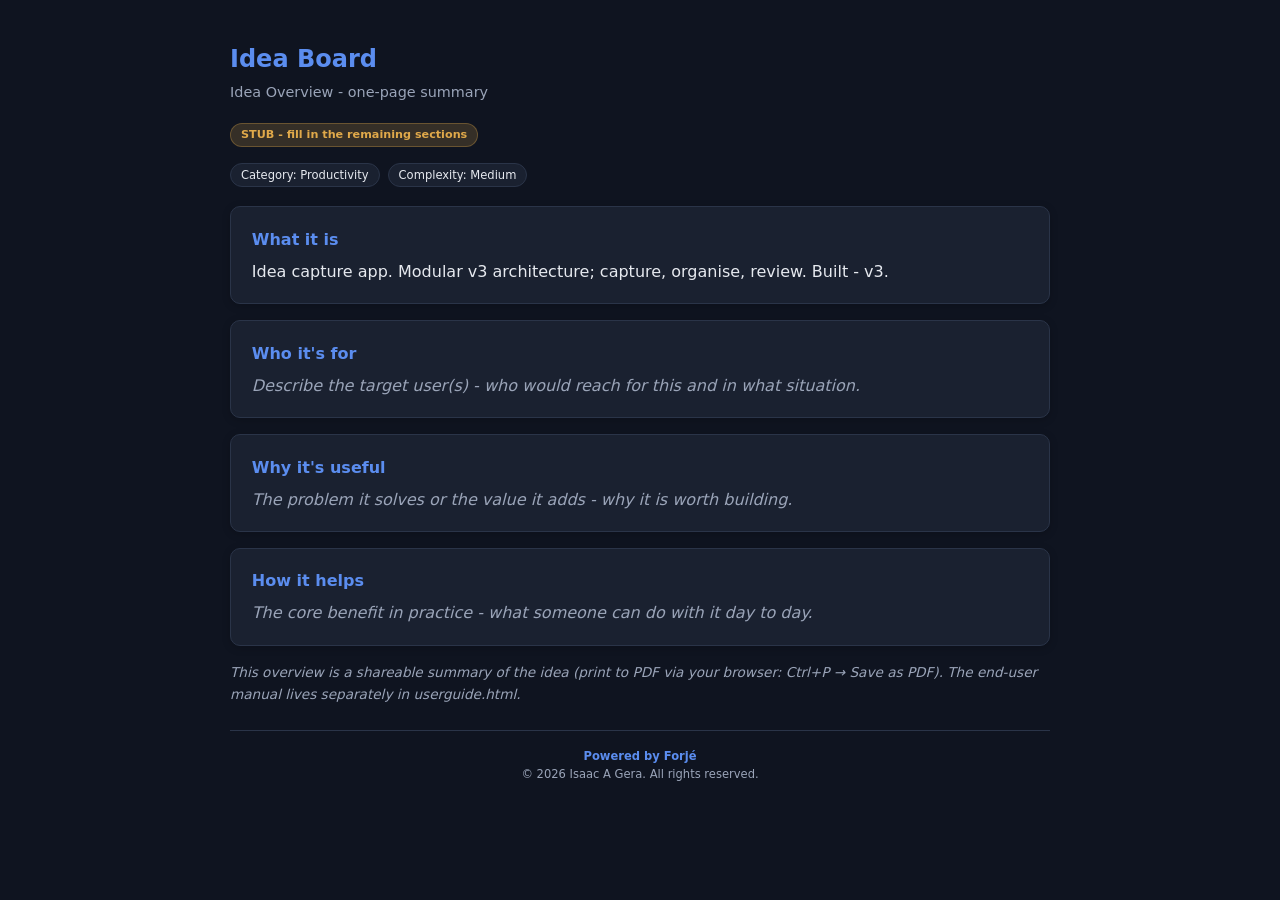
<file: overview.html>
<!DOCTYPE html>
<html lang="en">
<head>
<meta charset="UTF-8">
<meta name="viewport" content="width=device-width,initial-scale=1.0">
<title>Idea Board - Overview</title>
<style>
  body{font-family:system-ui,-apple-system,'Segoe UI',sans-serif;background:#0f1420;color:#e6e9ef;line-height:1.6;max-width:820px;margin:0 auto;padding:1.5rem}
  h1{color:#5b8def;font-size:1.5rem;margin-bottom:.15rem}
  .sub{color:#9aa4b8;font-size:.9rem;margin-bottom:1rem}
  .tag{display:inline-block;background:rgba(224,169,74,0.18);color:#e0a94a;font-weight:700;font-size:.7rem;padding:2px 10px;border-radius:999px;margin-bottom:1rem;border:1px solid rgba(224,169,74,0.3)}
  .meta{display:flex;gap:.5rem;flex-wrap:wrap;margin-bottom:1.2rem}
  .chip{font-size:.72rem;padding:2px 10px;border-radius:999px;border:1px solid #2a3448;background:#1a2130;color:#e6e9ef}
  .card{background:#1a2130;border:1px solid #2a3448;border-radius:10px;padding:1rem 1.3rem;box-shadow:0 2px 8px rgba(0,0,0,.2);margin-bottom:1rem}
  h2{color:#5b8def;font-size:1rem;margin:.2rem 0 .4rem}
  p{margin:.2rem 0;color:#e6e9ef}
  ul{margin:.3rem 0;padding-left:1.2rem;color:#e6e9ef}
  li{margin-bottom:.25rem}
  strong{color:#e6e9ef}
  code{background:rgba(255,255,255,0.08);padding:1px 5px;border-radius:4px;color:#e6e9ef}
  em{color:#9aa4b8}
  .hint{color:#9aa4b8;font-style:italic}
  .footer{margin-top:1.5rem;padding-top:1rem;border-top:1px solid #2a3448;text-align:center;color:#9aa4b8;font-size:.72rem;line-height:1.6}
  .footer .brand{color:#5b8def;font-weight:600}
  @media print{
    body{background:#fff;color:#1e293b;max-width:none;padding:0;font-size:11pt}
    .card{background:#fff;border-color:#ddd;box-shadow:none;break-inside:avoid}
    .tag{background:#fef3c7;color:#92400e;border-color:#92400e}
    h1,h2{color:#000}
    p,ul,li,strong{color:#1e293b}
    code{background:#f5f5f5;color:#1e293b}
    .chip{background:#f5f5f5;border-color:#ddd;color:#333}
    .footer{display:none}
  }
</style>
</head>
<body>
  <h1>Idea Board</h1>
  <div class="sub">Idea Overview - one-page summary</div>
  <span class="tag">STUB - fill in the remaining sections</span>
  <div class="meta">
    <span class="chip">Category: Productivity</span>
    <span class="chip">Complexity: Medium</span>
  </div>

  <div class="card">
    <h2>What it is</h2>
    <p>Idea capture app. Modular v3 architecture; capture, organise, review. Built - v3.</p>
  </div>

  <div class="card">
    <h2>Who it's for</h2>
    <p class="hint">Describe the target user(s) - who would reach for this and in what situation.</p>
  </div>

  <div class="card">
    <h2>Why it's useful</h2>
    <p class="hint">The problem it solves or the value it adds - why it is worth building.</p>
  </div>

  <div class="card">
    <h2>How it helps</h2>
    <p class="hint">The core benefit in practice - what someone can do with it day to day.</p>
  </div>

  <p class="hint" style="font-size:.85rem;margin-top:1rem">
    This overview is a shareable summary of the idea (print to PDF via your browser: Ctrl+P &rarr; Save as PDF).
    The end-user manual lives separately in userguide.html.
  </p>

  <footer class="footer">
    <div class="brand">Powered by Forj&eacute;</div>
    <div>&copy; 2026 Isaac A Gera. All rights reserved.</div>
  </footer>
</body>
</html>
</file>
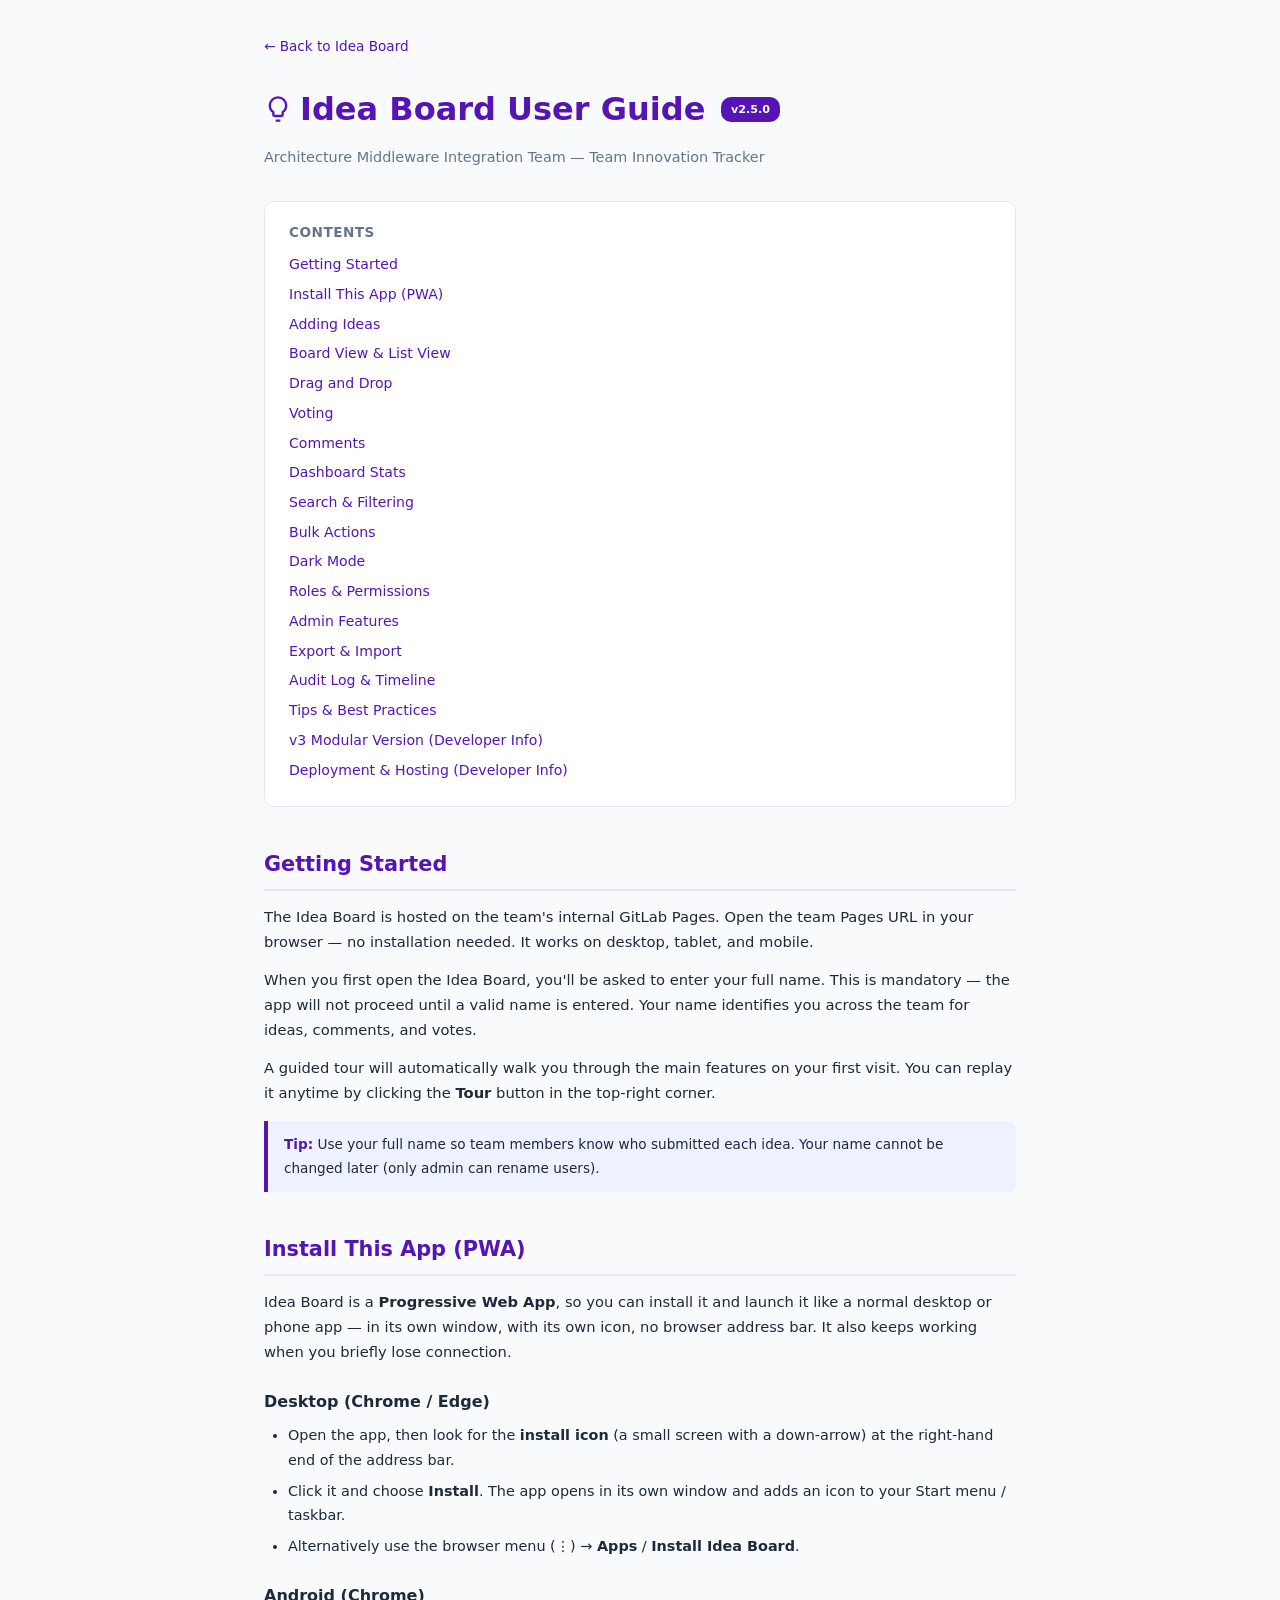
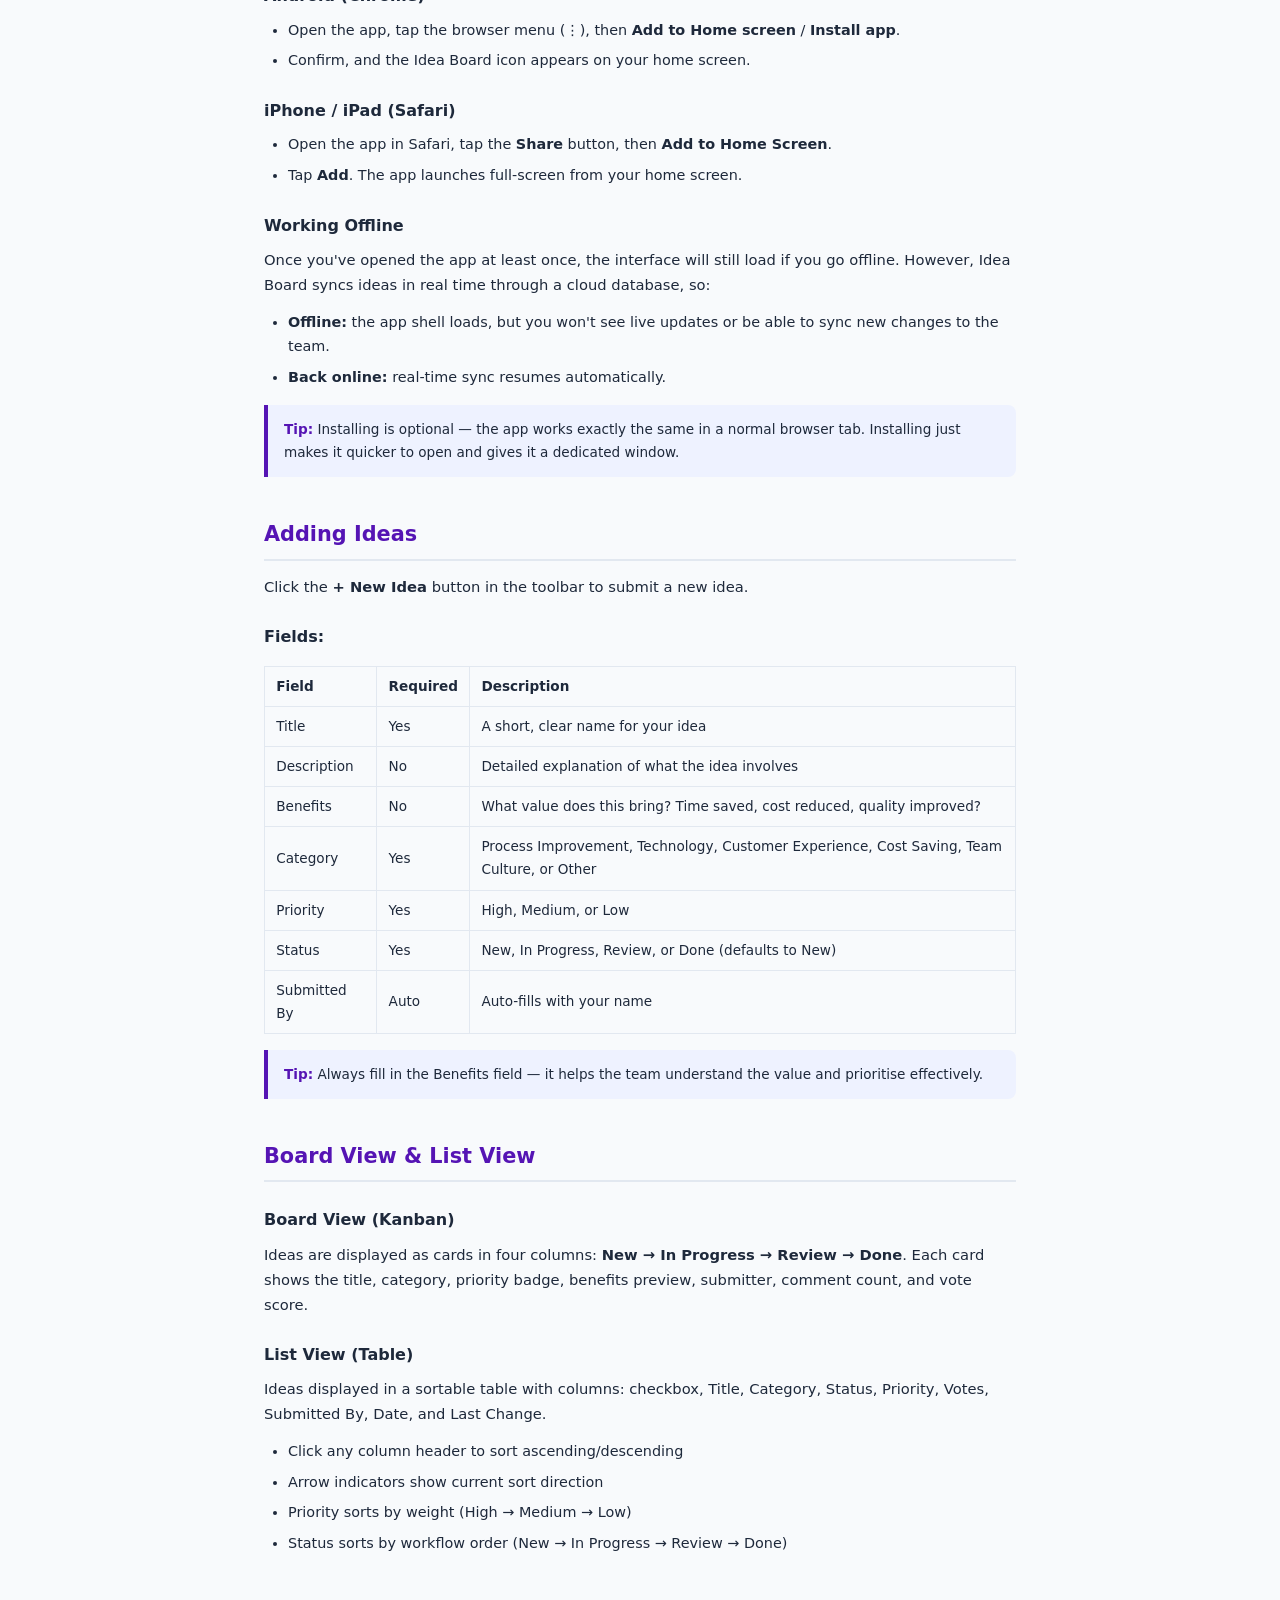
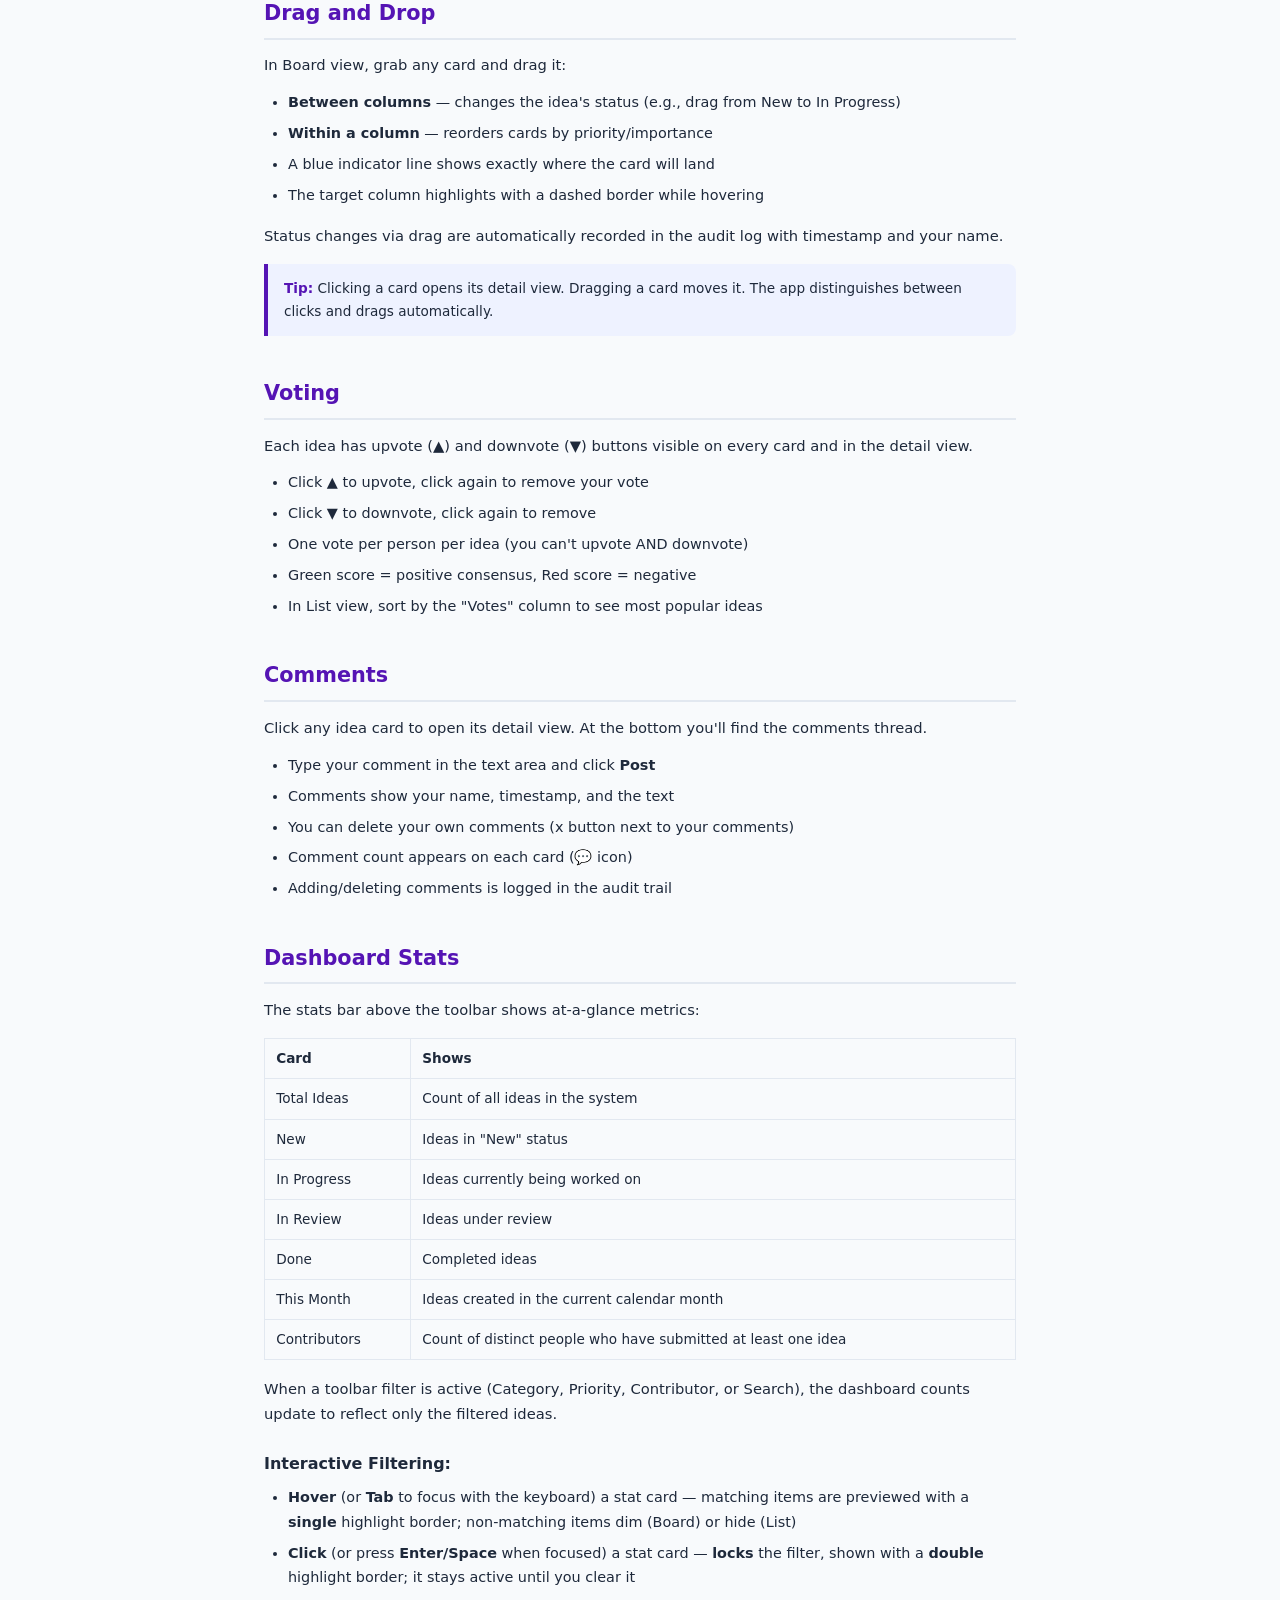
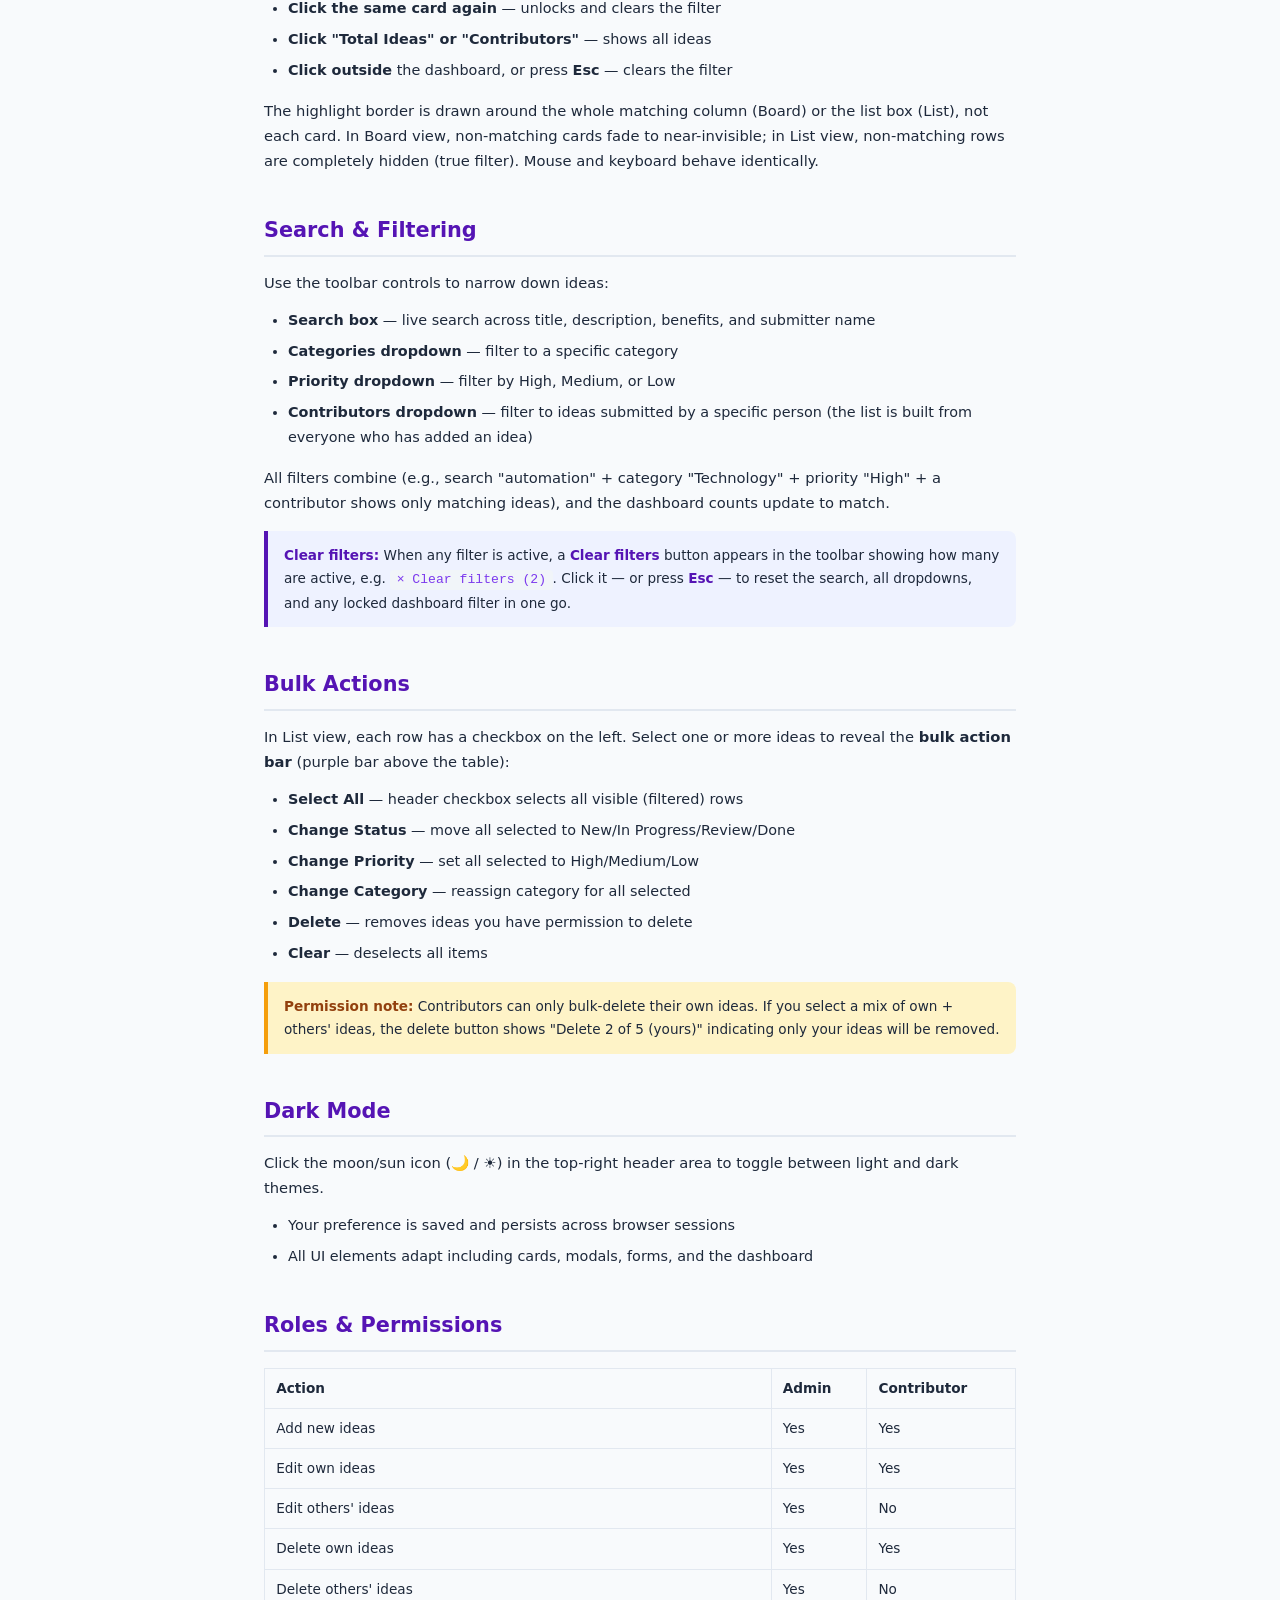
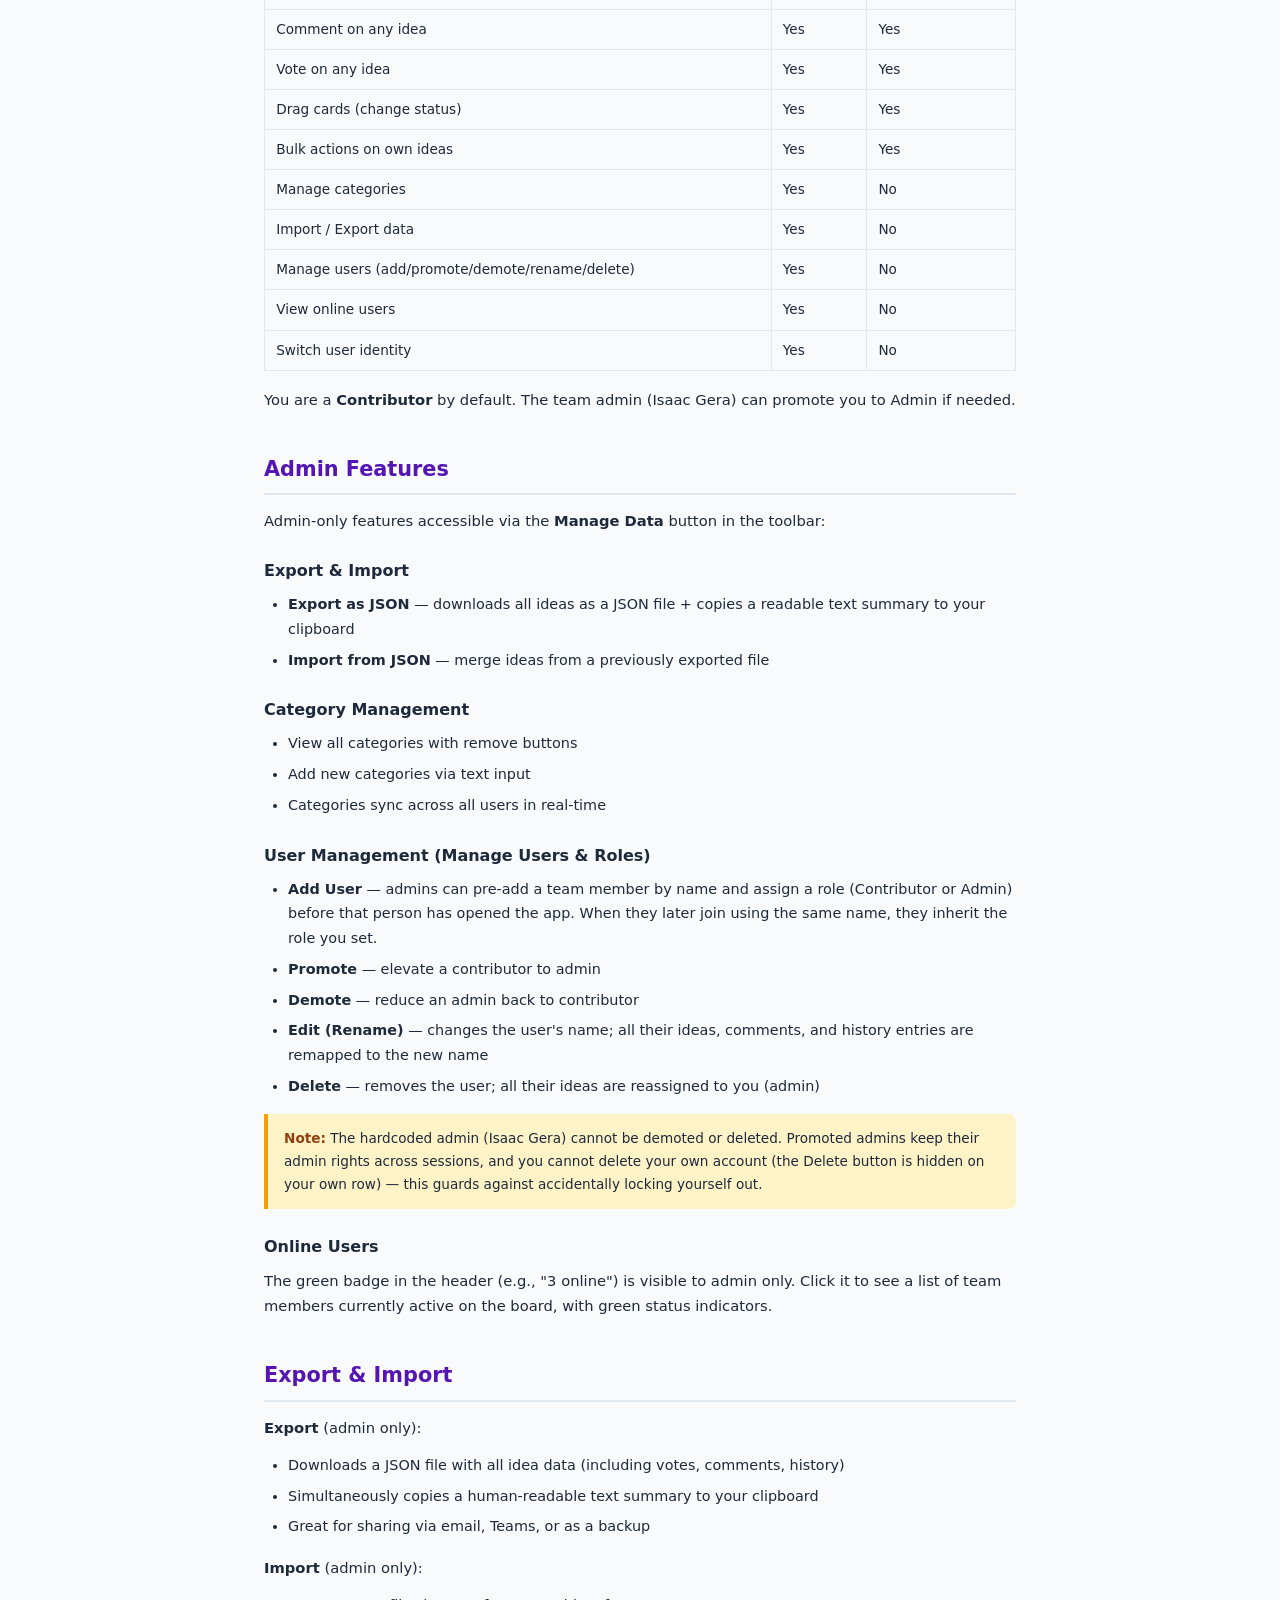
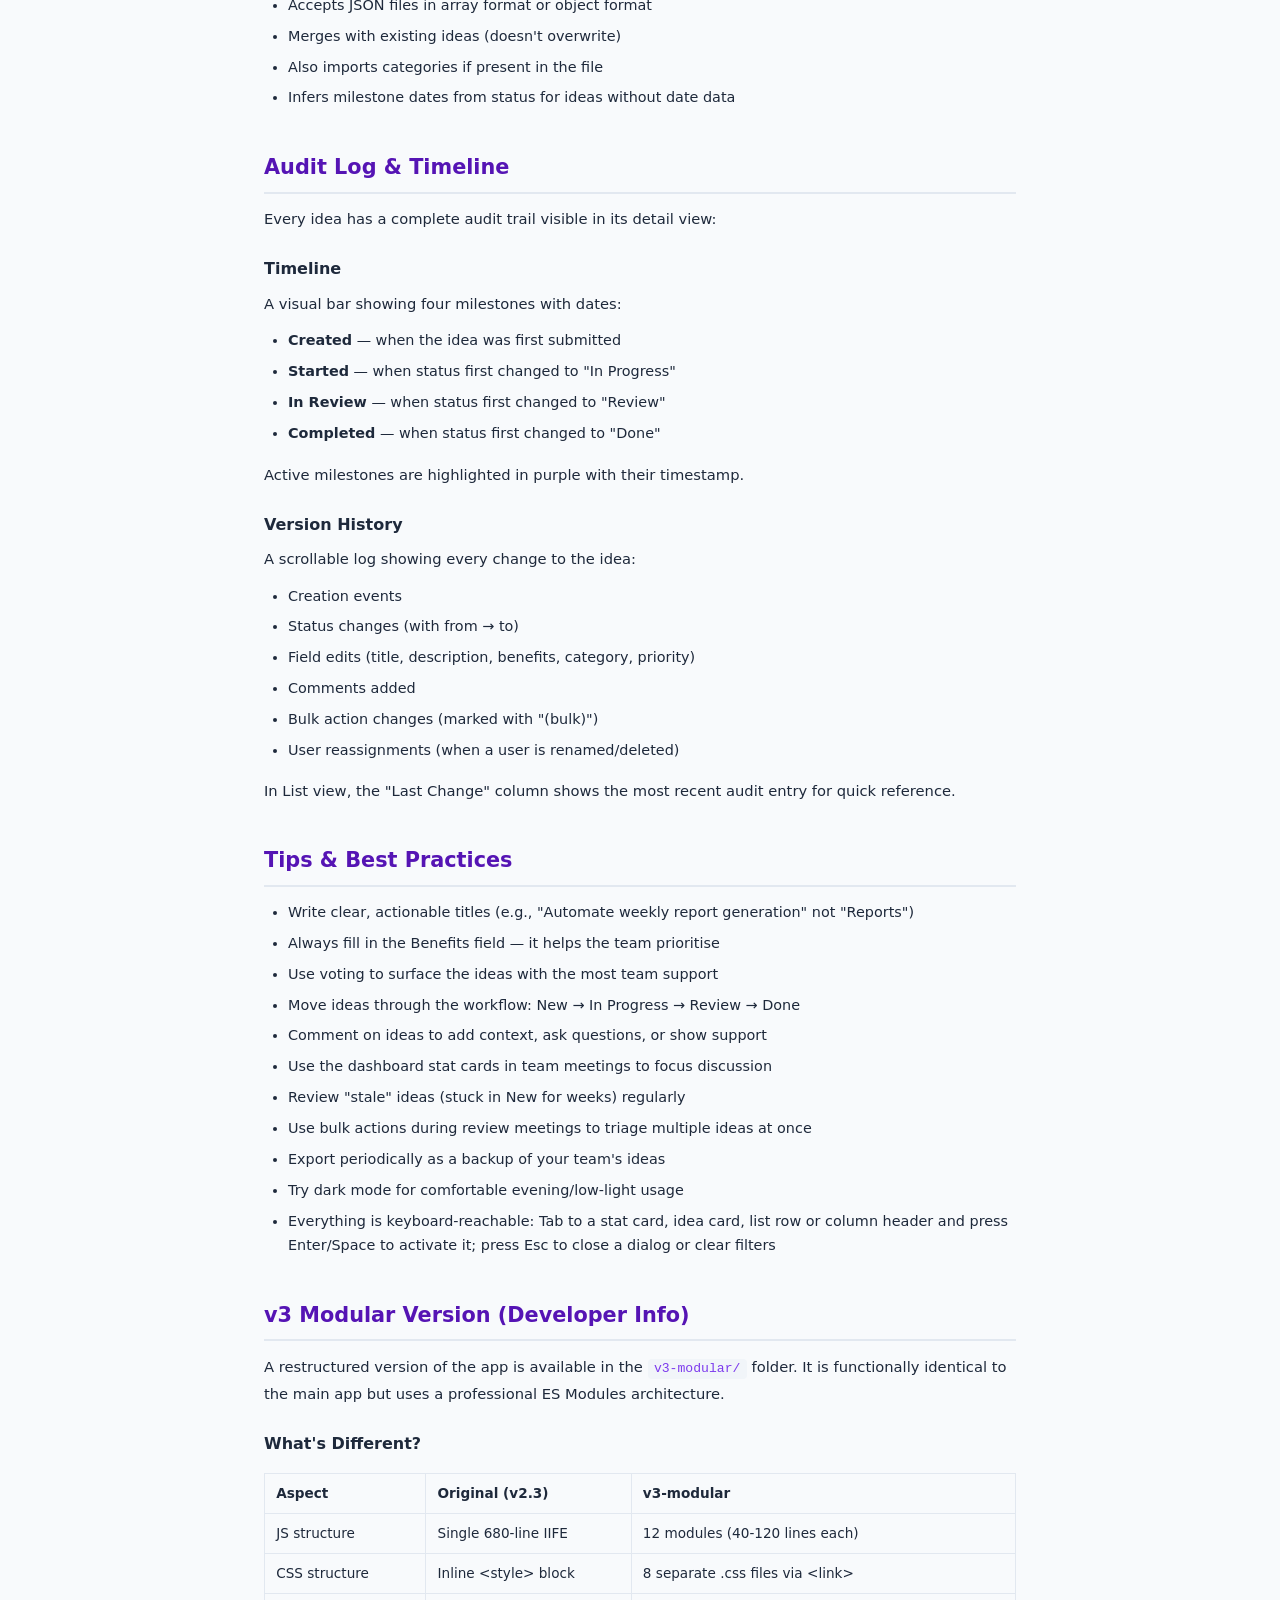
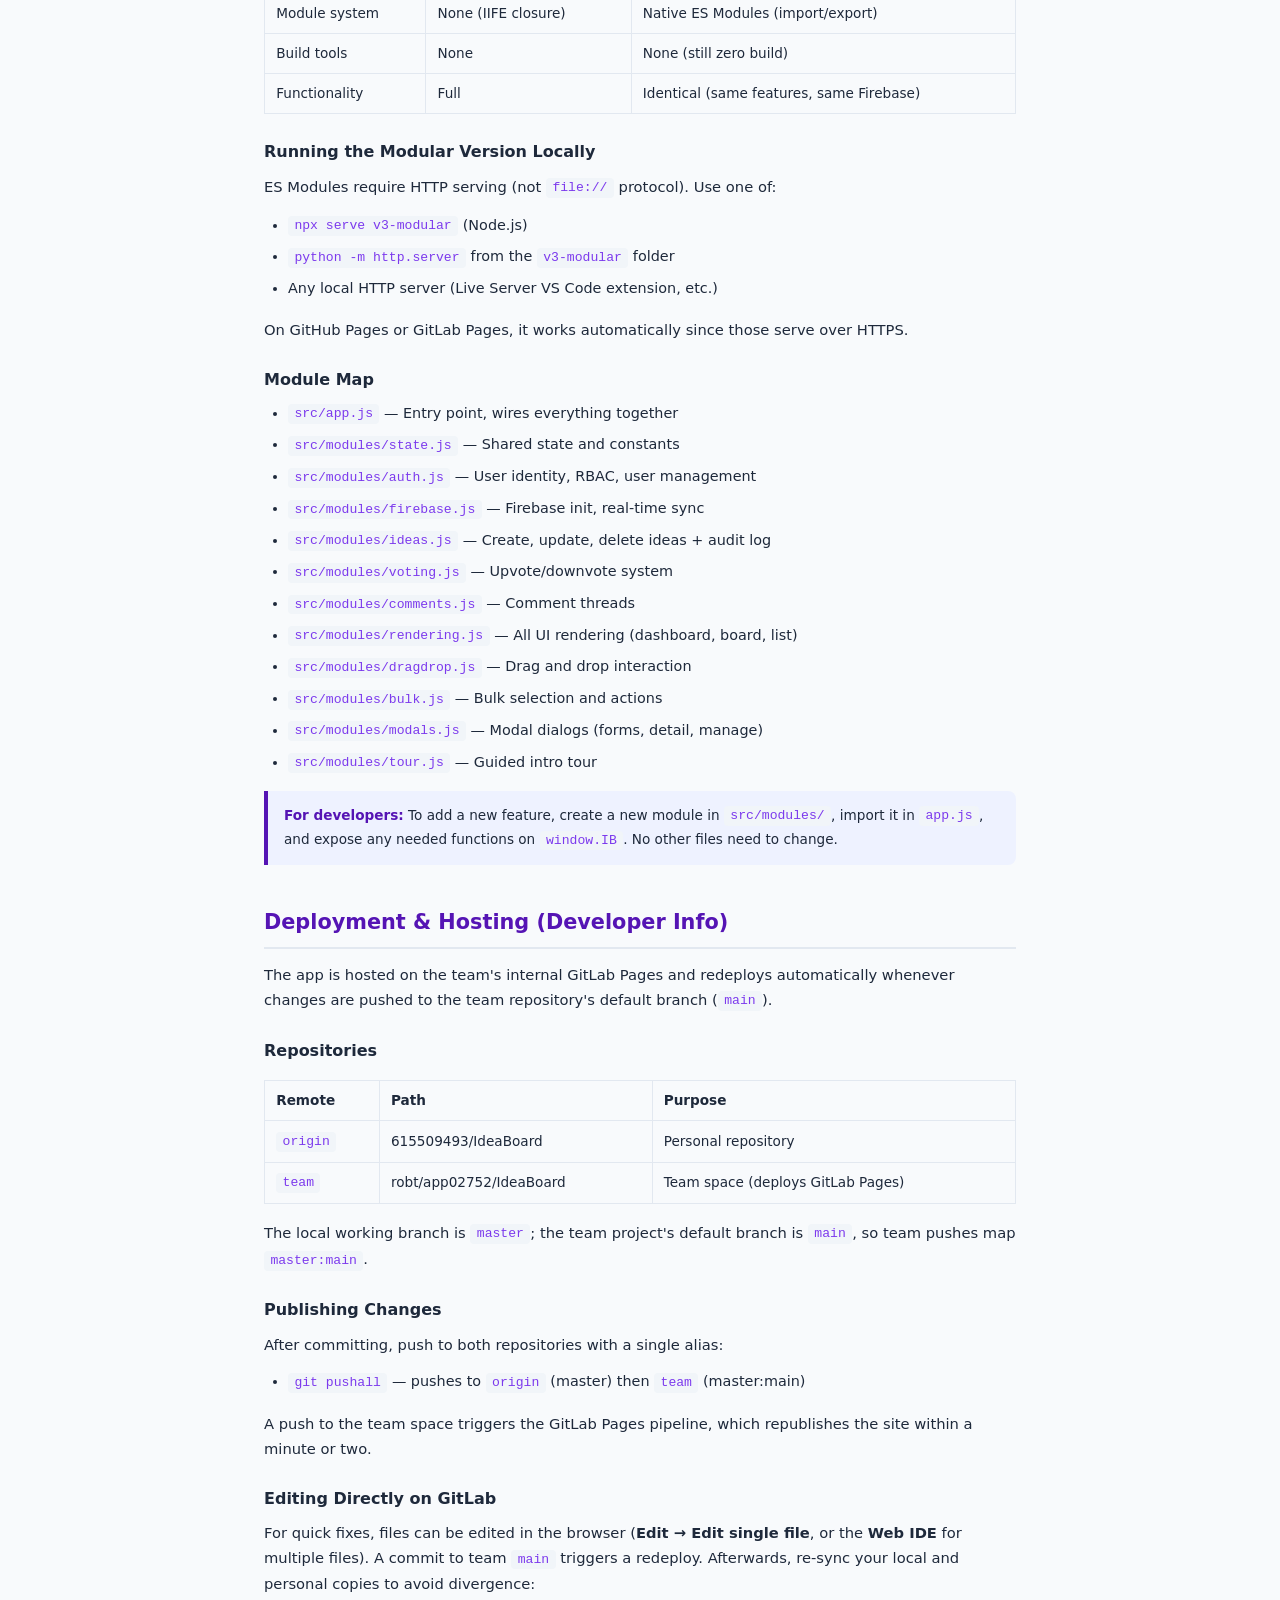
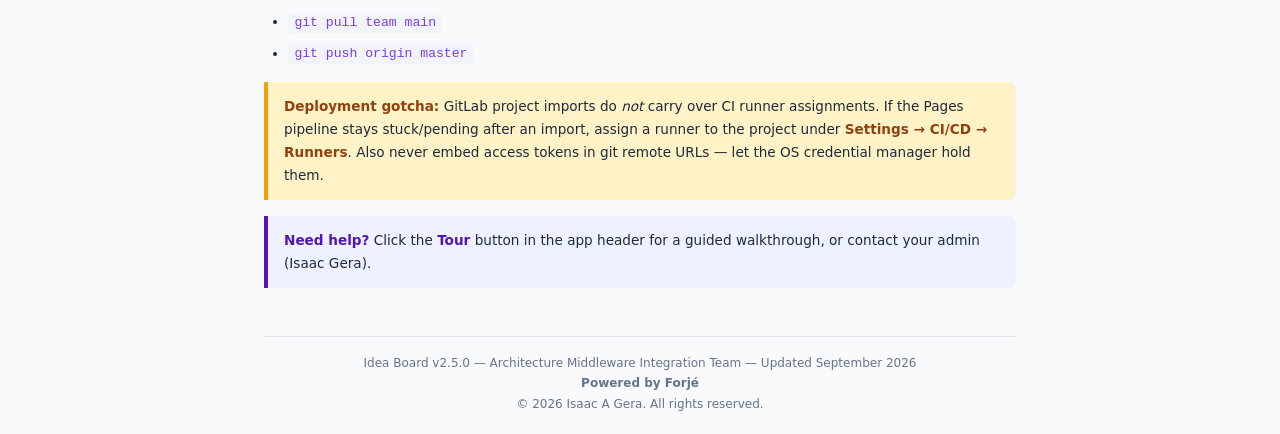
<file: userguide.html>
<!DOCTYPE html>
<html lang="en">
<head>
<meta charset="UTF-8">
<meta name="viewport" content="width=device-width,initial-scale=1.0">
<title>Idea Board - User Guide</title>
<style>
:root { --primary: #5514b4; --text: #1e293b; --text-light: #64748b; --bg: #f8fafc; --surface: #fff; --border: #e2e8f0; }
* { box-sizing: border-box; margin: 0; padding: 0; }
body { font-family: system-ui, -apple-system, 'Segoe UI', sans-serif; background: var(--bg); color: var(--text); line-height: 1.7; }
.guide { max-width: 800px; margin: 0 auto; padding: 2rem 1.5rem; }
h1 { font-size: 2rem; color: var(--primary); margin-bottom: .5rem; display: flex; align-items: center; gap: .5rem; }
h1 svg { stroke: var(--primary); }
.subtitle { color: var(--text-light); font-size: .9rem; margin-bottom: 2rem; }
h2 { font-size: 1.3rem; color: var(--primary); margin-top: 2.5rem; margin-bottom: .8rem; padding-bottom: .4rem; border-bottom: 2px solid var(--border); }
h3 { font-size: 1rem; color: var(--text); margin-top: 1.5rem; margin-bottom: .5rem; }
p { margin-bottom: .8rem; font-size: .92rem; }
ul, ol { margin: .5rem 0 1rem 1.5rem; font-size: .9rem; }
li { margin-bottom: .4rem; }
code { background: #f1f5f9; padding: .15rem .4rem; border-radius: 4px; font-size: .82rem; color: #7c3aed; }
.tip { background: #eef2ff; border-left: 4px solid var(--primary); padding: .8rem 1rem; border-radius: 0 8px 8px 0; margin: 1rem 0; font-size: .85rem; }
.tip strong { color: var(--primary); }
.warning { background: #fef3c7; border-left: 4px solid #f59e0b; padding: .8rem 1rem; border-radius: 0 8px 8px 0; margin: 1rem 0; font-size: .85rem; }
.warning strong { color: #92400e; }
table { width: 100%; border-collapse: collapse; margin: 1rem 0; font-size: .85rem; }
th, td { border: 1px solid var(--border); padding: .5rem .7rem; text-align: left; }
th { background: #f8fafc; font-weight: 600; }
.back-link { display: inline-block; margin-bottom: 1.5rem; color: var(--primary); text-decoration: none; font-size: .85rem; }
.back-link:hover { text-decoration: underline; }
.toc { background: var(--surface); border: 1px solid var(--border); border-radius: 10px; padding: 1.2rem 1.5rem; margin-bottom: 2rem; }
.toc h3 { margin-top: 0; color: var(--text-light); font-size: .85rem; text-transform: uppercase; letter-spacing: .5px; }
.toc ul { list-style: none; margin: .5rem 0 0 0; }
.toc li { margin-bottom: .3rem; }
.toc a { color: var(--primary); text-decoration: none; font-size: .88rem; }
.toc a:hover { text-decoration: underline; }
.version-badge { display: inline-block; background: var(--primary); color: #fff; padding: .2rem .6rem; border-radius: 10px; font-size: .7rem; font-weight: 600; margin-left: .5rem; }
@media (max-width: 640px) { .guide { padding: 1rem; } h1 { font-size: 1.5rem; } }
@media print { .back-link { display: none; } body { background: #fff; } }
</style>
</head>
<body>
<div class="guide">
  <a class="back-link" href="ideaboard.html">&larr; Back to Idea Board</a>

  <h1>
    <svg width="28" height="28" viewBox="0 0 24 24" fill="none" stroke="currentColor" stroke-width="2"><path d="M9 18h6M10 22h4M12 2a7 7 0 0 1 7 7c0 2.4-1.2 4.5-3 5.7V17a1 1 0 0 1-1 1h-6a1 1 0 0 1-1-1v-2.3C6.2 13.5 5 11.4 5 9a7 7 0 0 1 7-7z"/></svg>
    Idea Board User Guide
    <span class="version-badge">v2.5.0</span>
  </h1>
  <p class="subtitle">Architecture Middleware Integration Team — Team Innovation Tracker</p>

  <div class="toc">
    <h3>Contents</h3>
    <ul>
      <li><a href="#getting-started">Getting Started</a></li>
      <li><a href="#install">Install This App (PWA)</a></li>
      <li><a href="#adding-ideas">Adding Ideas</a></li>
      <li><a href="#views">Board View & List View</a></li>
      <li><a href="#drag-drop">Drag and Drop</a></li>
      <li><a href="#voting">Voting</a></li>
      <li><a href="#comments">Comments</a></li>
      <li><a href="#dashboard">Dashboard Stats</a></li>
      <li><a href="#filtering">Search & Filtering</a></li>
      <li><a href="#bulk-actions">Bulk Actions</a></li>
      <li><a href="#dark-mode">Dark Mode</a></li>
      <li><a href="#roles">Roles & Permissions</a></li>
      <li><a href="#admin">Admin Features</a></li>
      <li><a href="#export-import">Export & Import</a></li>
      <li><a href="#audit">Audit Log & Timeline</a></li>
      <li><a href="#tips">Tips & Best Practices</a></li>
      <li><a href="#modular">v3 Modular Version (Developer Info)</a></li>
      <li><a href="#deployment">Deployment & Hosting (Developer Info)</a></li>
    </ul>
  </div>

  <h2 id="getting-started">Getting Started</h2>
  <p>The Idea Board is hosted on the team's internal GitLab Pages. Open the team Pages URL in your browser — no installation needed. It works on desktop, tablet, and mobile.</p>
  <p>When you first open the Idea Board, you'll be asked to enter your full name. This is mandatory — the app will not proceed until a valid name is entered. Your name identifies you across the team for ideas, comments, and votes.</p>
  <p>A guided tour will automatically walk you through the main features on your first visit. You can replay it anytime by clicking the <strong>Tour</strong> button in the top-right corner.</p>
  <div class="tip"><strong>Tip:</strong> Use your full name so team members know who submitted each idea. Your name cannot be changed later (only admin can rename users).</div>

  <h2 id="install">Install This App (PWA)</h2>
  <p>Idea Board is a <strong>Progressive Web App</strong>, so you can install it and launch it like a normal desktop or phone app — in its own window, with its own icon, no browser address bar. It also keeps working when you briefly lose connection.</p>

  <h3>Desktop (Chrome / Edge)</h3>
  <ul>
    <li>Open the app, then look for the <strong>install icon</strong> (a small screen with a down-arrow) at the right-hand end of the address bar.</li>
    <li>Click it and choose <strong>Install</strong>. The app opens in its own window and adds an icon to your Start menu / taskbar.</li>
    <li>Alternatively use the browser menu (&#8942;) &rarr; <strong>Apps</strong> / <strong>Install Idea Board</strong>.</li>
  </ul>

  <h3>Android (Chrome)</h3>
  <ul>
    <li>Open the app, tap the browser menu (&#8942;), then <strong>Add to Home screen</strong> / <strong>Install app</strong>.</li>
    <li>Confirm, and the Idea Board icon appears on your home screen.</li>
  </ul>

  <h3>iPhone / iPad (Safari)</h3>
  <ul>
    <li>Open the app in Safari, tap the <strong>Share</strong> button, then <strong>Add to Home Screen</strong>.</li>
    <li>Tap <strong>Add</strong>. The app launches full-screen from your home screen.</li>
  </ul>

  <h3>Working Offline</h3>
  <p>Once you've opened the app at least once, the interface will still load if you go offline. However, Idea Board syncs ideas in real time through a cloud database, so:</p>
  <ul>
    <li><strong>Offline:</strong> the app shell loads, but you won't see live updates or be able to sync new changes to the team.</li>
    <li><strong>Back online:</strong> real-time sync resumes automatically.</li>
  </ul>
  <div class="tip"><strong>Tip:</strong> Installing is optional — the app works exactly the same in a normal browser tab. Installing just makes it quicker to open and gives it a dedicated window.</div>

  <h2 id="adding-ideas">Adding Ideas</h2>
  <p>Click the <strong>+ New Idea</strong> button in the toolbar to submit a new idea.</p>
  <h3>Fields:</h3>
  <table>
    <tr><th>Field</th><th>Required</th><th>Description</th></tr>
    <tr><td>Title</td><td>Yes</td><td>A short, clear name for your idea</td></tr>
    <tr><td>Description</td><td>No</td><td>Detailed explanation of what the idea involves</td></tr>
    <tr><td>Benefits</td><td>No</td><td>What value does this bring? Time saved, cost reduced, quality improved?</td></tr>
    <tr><td>Category</td><td>Yes</td><td>Process Improvement, Technology, Customer Experience, Cost Saving, Team Culture, or Other</td></tr>
    <tr><td>Priority</td><td>Yes</td><td>High, Medium, or Low</td></tr>
    <tr><td>Status</td><td>Yes</td><td>New, In Progress, Review, or Done (defaults to New)</td></tr>
    <tr><td>Submitted By</td><td>Auto</td><td>Auto-fills with your name</td></tr>
  </table>
  <div class="tip"><strong>Tip:</strong> Always fill in the Benefits field — it helps the team understand the value and prioritise effectively.</div>

  <h2 id="views">Board View & List View</h2>
  <h3>Board View (Kanban)</h3>
  <p>Ideas are displayed as cards in four columns: <strong>New → In Progress → Review → Done</strong>. Each card shows the title, category, priority badge, benefits preview, submitter, comment count, and vote score.</p>

  <h3>List View (Table)</h3>
  <p>Ideas displayed in a sortable table with columns: checkbox, Title, Category, Status, Priority, Votes, Submitted By, Date, and Last Change.</p>
  <ul>
    <li>Click any column header to sort ascending/descending</li>
    <li>Arrow indicators show current sort direction</li>
    <li>Priority sorts by weight (High → Medium → Low)</li>
    <li>Status sorts by workflow order (New → In Progress → Review → Done)</li>
  </ul>

  <h2 id="drag-drop">Drag and Drop</h2>
  <p>In Board view, grab any card and drag it:</p>
  <ul>
    <li><strong>Between columns</strong> — changes the idea's status (e.g., drag from New to In Progress)</li>
    <li><strong>Within a column</strong> — reorders cards by priority/importance</li>
    <li>A blue indicator line shows exactly where the card will land</li>
    <li>The target column highlights with a dashed border while hovering</li>
  </ul>
  <p>Status changes via drag are automatically recorded in the audit log with timestamp and your name.</p>
  <div class="tip"><strong>Tip:</strong> Clicking a card opens its detail view. Dragging a card moves it. The app distinguishes between clicks and drags automatically.</div>

  <h2 id="voting">Voting</h2>
  <p>Each idea has upvote (&#9650;) and downvote (&#9660;) buttons visible on every card and in the detail view.</p>
  <ul>
    <li>Click &#9650; to upvote, click again to remove your vote</li>
    <li>Click &#9660; to downvote, click again to remove</li>
    <li>One vote per person per idea (you can't upvote AND downvote)</li>
    <li>Green score = positive consensus, Red score = negative</li>
    <li>In List view, sort by the "Votes" column to see most popular ideas</li>
  </ul>

  <h2 id="comments">Comments</h2>
  <p>Click any idea card to open its detail view. At the bottom you'll find the comments thread.</p>
  <ul>
    <li>Type your comment in the text area and click <strong>Post</strong></li>
    <li>Comments show your name, timestamp, and the text</li>
    <li>You can delete your own comments (x button next to your comments)</li>
    <li>Comment count appears on each card (&#128172; icon)</li>
    <li>Adding/deleting comments is logged in the audit trail</li>
  </ul>

  <h2 id="dashboard">Dashboard Stats</h2>
  <p>The stats bar above the toolbar shows at-a-glance metrics:</p>
  <table>
    <tr><th>Card</th><th>Shows</th></tr>
    <tr><td>Total Ideas</td><td>Count of all ideas in the system</td></tr>
    <tr><td>New</td><td>Ideas in "New" status</td></tr>
    <tr><td>In Progress</td><td>Ideas currently being worked on</td></tr>
    <tr><td>In Review</td><td>Ideas under review</td></tr>
    <tr><td>Done</td><td>Completed ideas</td></tr>
    <tr><td>This Month</td><td>Ideas created in the current calendar month</td></tr>
    <tr><td>Contributors</td><td>Count of distinct people who have submitted at least one idea</td></tr>
  </table>
  <p>When a toolbar filter is active (Category, Priority, Contributor, or Search), the dashboard counts update to reflect only the filtered ideas.</p>

  <h3>Interactive Filtering:</h3>
  <ul>
    <li><strong>Hover</strong> (or <strong>Tab</strong> to focus with the keyboard) a stat card — matching items are previewed with a <strong>single</strong> highlight border; non-matching items dim (Board) or hide (List)</li>
    <li><strong>Click</strong> (or press <strong>Enter/Space</strong> when focused) a stat card — <strong>locks</strong> the filter, shown with a <strong>double</strong> highlight border; it stays active until you clear it</li>
    <li><strong>Click the same card again</strong> — unlocks and clears the filter</li>
    <li><strong>Click "Total Ideas" or "Contributors"</strong> — shows all ideas</li>
    <li><strong>Click outside</strong> the dashboard, or press <strong>Esc</strong> — clears the filter</li>
  </ul>
  <p>The highlight border is drawn around the whole matching column (Board) or the list box (List), not each card. In Board view, non-matching cards fade to near-invisible; in List view, non-matching rows are completely hidden (true filter). Mouse and keyboard behave identically.</p>

  <h2 id="filtering">Search & Filtering</h2>
  <p>Use the toolbar controls to narrow down ideas:</p>
  <ul>
    <li><strong>Search box</strong> — live search across title, description, benefits, and submitter name</li>
    <li><strong>Categories dropdown</strong> — filter to a specific category</li>
    <li><strong>Priority dropdown</strong> — filter by High, Medium, or Low</li>
    <li><strong>Contributors dropdown</strong> — filter to ideas submitted by a specific person (the list is built from everyone who has added an idea)</li>
  </ul>
  <p>All filters combine (e.g., search "automation" + category "Technology" + priority "High" + a contributor shows only matching ideas), and the dashboard counts update to match.</p>
  <div class="tip"><strong>Clear filters:</strong> When any filter is active, a <strong>Clear filters</strong> button appears in the toolbar showing how many are active, e.g. <code>&times; Clear filters (2)</code>. Click it — or press <strong>Esc</strong> — to reset the search, all dropdowns, and any locked dashboard filter in one go.</div>

  <h2 id="bulk-actions">Bulk Actions</h2>
  <p>In List view, each row has a checkbox on the left. Select one or more ideas to reveal the <strong>bulk action bar</strong> (purple bar above the table):</p>
  <ul>
    <li><strong>Select All</strong> — header checkbox selects all visible (filtered) rows</li>
    <li><strong>Change Status</strong> — move all selected to New/In Progress/Review/Done</li>
    <li><strong>Change Priority</strong> — set all selected to High/Medium/Low</li>
    <li><strong>Change Category</strong> — reassign category for all selected</li>
    <li><strong>Delete</strong> — removes ideas you have permission to delete</li>
    <li><strong>Clear</strong> — deselects all items</li>
  </ul>
  <div class="warning"><strong>Permission note:</strong> Contributors can only bulk-delete their own ideas. If you select a mix of own + others' ideas, the delete button shows "Delete 2 of 5 (yours)" indicating only your ideas will be removed.</div>

  <h2 id="dark-mode">Dark Mode</h2>
  <p>Click the moon/sun icon (&#127769; / &#9728;&#65039;) in the top-right header area to toggle between light and dark themes.</p>
  <ul>
    <li>Your preference is saved and persists across browser sessions</li>
    <li>All UI elements adapt including cards, modals, forms, and the dashboard</li>
  </ul>

  <h2 id="roles">Roles & Permissions</h2>
  <table>
    <tr><th>Action</th><th>Admin</th><th>Contributor</th></tr>
    <tr><td>Add new ideas</td><td>Yes</td><td>Yes</td></tr>
    <tr><td>Edit own ideas</td><td>Yes</td><td>Yes</td></tr>
    <tr><td>Edit others' ideas</td><td>Yes</td><td>No</td></tr>
    <tr><td>Delete own ideas</td><td>Yes</td><td>Yes</td></tr>
    <tr><td>Delete others' ideas</td><td>Yes</td><td>No</td></tr>
    <tr><td>Comment on any idea</td><td>Yes</td><td>Yes</td></tr>
    <tr><td>Vote on any idea</td><td>Yes</td><td>Yes</td></tr>
    <tr><td>Drag cards (change status)</td><td>Yes</td><td>Yes</td></tr>
    <tr><td>Bulk actions on own ideas</td><td>Yes</td><td>Yes</td></tr>
    <tr><td>Manage categories</td><td>Yes</td><td>No</td></tr>
    <tr><td>Import / Export data</td><td>Yes</td><td>No</td></tr>
    <tr><td>Manage users (add/promote/demote/rename/delete)</td><td>Yes</td><td>No</td></tr>
    <tr><td>View online users</td><td>Yes</td><td>No</td></tr>
    <tr><td>Switch user identity</td><td>Yes</td><td>No</td></tr>
  </table>
  <p>You are a <strong>Contributor</strong> by default. The team admin (Isaac Gera) can promote you to Admin if needed.</p>

  <h2 id="admin">Admin Features</h2>
  <p>Admin-only features accessible via the <strong>Manage Data</strong> button in the toolbar:</p>

  <h3>Export & Import</h3>
  <ul>
    <li><strong>Export as JSON</strong> — downloads all ideas as a JSON file + copies a readable text summary to your clipboard</li>
    <li><strong>Import from JSON</strong> — merge ideas from a previously exported file</li>
  </ul>

  <h3>Category Management</h3>
  <ul>
    <li>View all categories with remove buttons</li>
    <li>Add new categories via text input</li>
    <li>Categories sync across all users in real-time</li>
  </ul>

  <h3>User Management (Manage Users & Roles)</h3>
  <ul>
    <li><strong>Add User</strong> — admins can pre-add a team member by name and assign a role (Contributor or Admin) before that person has opened the app. When they later join using the same name, they inherit the role you set.</li>
    <li><strong>Promote</strong> — elevate a contributor to admin</li>
    <li><strong>Demote</strong> — reduce an admin back to contributor</li>
    <li><strong>Edit (Rename)</strong> — changes the user's name; all their ideas, comments, and history entries are remapped to the new name</li>
    <li><strong>Delete</strong> — removes the user; all their ideas are reassigned to you (admin)</li>
  </ul>
  <div class="warning"><strong>Note:</strong> The hardcoded admin (Isaac Gera) cannot be demoted or deleted. Promoted admins keep their admin rights across sessions, and you cannot delete your own account (the Delete button is hidden on your own row) — this guards against accidentally locking yourself out.</div>

  <h3>Online Users</h3>
  <p>The green badge in the header (e.g., "3 online") is visible to admin only. Click it to see a list of team members currently active on the board, with green status indicators.</p>

  <h2 id="export-import">Export & Import</h2>
  <p><strong>Export</strong> (admin only):</p>
  <ul>
    <li>Downloads a JSON file with all idea data (including votes, comments, history)</li>
    <li>Simultaneously copies a human-readable text summary to your clipboard</li>
    <li>Great for sharing via email, Teams, or as a backup</li>
  </ul>
  <p><strong>Import</strong> (admin only):</p>
  <ul>
    <li>Accepts JSON files in array format or object format</li>
    <li>Merges with existing ideas (doesn't overwrite)</li>
    <li>Also imports categories if present in the file</li>
    <li>Infers milestone dates from status for ideas without date data</li>
  </ul>

  <h2 id="audit">Audit Log & Timeline</h2>
  <p>Every idea has a complete audit trail visible in its detail view:</p>

  <h3>Timeline</h3>
  <p>A visual bar showing four milestones with dates:</p>
  <ul>
    <li><strong>Created</strong> — when the idea was first submitted</li>
    <li><strong>Started</strong> — when status first changed to "In Progress"</li>
    <li><strong>In Review</strong> — when status first changed to "Review"</li>
    <li><strong>Completed</strong> — when status first changed to "Done"</li>
  </ul>
  <p>Active milestones are highlighted in purple with their timestamp.</p>

  <h3>Version History</h3>
  <p>A scrollable log showing every change to the idea:</p>
  <ul>
    <li>Creation events</li>
    <li>Status changes (with from → to)</li>
    <li>Field edits (title, description, benefits, category, priority)</li>
    <li>Comments added</li>
    <li>Bulk action changes (marked with "(bulk)")</li>
    <li>User reassignments (when a user is renamed/deleted)</li>
  </ul>
  <p>In List view, the "Last Change" column shows the most recent audit entry for quick reference.</p>

  <h2 id="tips">Tips & Best Practices</h2>
  <ul>
    <li>Write clear, actionable titles (e.g., "Automate weekly report generation" not "Reports")</li>
    <li>Always fill in the Benefits field — it helps the team prioritise</li>
    <li>Use voting to surface the ideas with the most team support</li>
    <li>Move ideas through the workflow: New → In Progress → Review → Done</li>
    <li>Comment on ideas to add context, ask questions, or show support</li>
    <li>Use the dashboard stat cards in team meetings to focus discussion</li>
    <li>Review "stale" ideas (stuck in New for weeks) regularly</li>
    <li>Use bulk actions during review meetings to triage multiple ideas at once</li>
    <li>Export periodically as a backup of your team's ideas</li>
    <li>Try dark mode for comfortable evening/low-light usage</li>
    <li>Everything is keyboard-reachable: Tab to a stat card, idea card, list row or column header and press Enter/Space to activate it; press Esc to close a dialog or clear filters</li>
  </ul>

  <h2 id="modular">v3 Modular Version (Developer Info)</h2>
  <p>A restructured version of the app is available in the <code>v3-modular/</code> folder. It is functionally identical to the main app but uses a professional ES Modules architecture.</p>

  <h3>What's Different?</h3>
  <table>
    <tr><th>Aspect</th><th>Original (v2.3)</th><th>v3-modular</th></tr>
    <tr><td>JS structure</td><td>Single 680-line IIFE</td><td>12 modules (40-120 lines each)</td></tr>
    <tr><td>CSS structure</td><td>Inline &lt;style&gt; block</td><td>8 separate .css files via &lt;link&gt;</td></tr>
    <tr><td>Module system</td><td>None (IIFE closure)</td><td>Native ES Modules (import/export)</td></tr>
    <tr><td>Build tools</td><td>None</td><td>None (still zero build)</td></tr>
    <tr><td>Functionality</td><td>Full</td><td>Identical (same features, same Firebase)</td></tr>
  </table>

  <h3>Running the Modular Version Locally</h3>
  <p>ES Modules require HTTP serving (not <code>file://</code> protocol). Use one of:</p>
  <ul>
    <li><code>npx serve v3-modular</code> (Node.js)</li>
    <li><code>python -m http.server</code> from the <code>v3-modular</code> folder</li>
    <li>Any local HTTP server (Live Server VS Code extension, etc.)</li>
  </ul>
  <p>On GitHub Pages or GitLab Pages, it works automatically since those serve over HTTPS.</p>

  <h3>Module Map</h3>
  <ul>
    <li><code>src/app.js</code> — Entry point, wires everything together</li>
    <li><code>src/modules/state.js</code> — Shared state and constants</li>
    <li><code>src/modules/auth.js</code> — User identity, RBAC, user management</li>
    <li><code>src/modules/firebase.js</code> — Firebase init, real-time sync</li>
    <li><code>src/modules/ideas.js</code> — Create, update, delete ideas + audit log</li>
    <li><code>src/modules/voting.js</code> — Upvote/downvote system</li>
    <li><code>src/modules/comments.js</code> — Comment threads</li>
    <li><code>src/modules/rendering.js</code> — All UI rendering (dashboard, board, list)</li>
    <li><code>src/modules/dragdrop.js</code> — Drag and drop interaction</li>
    <li><code>src/modules/bulk.js</code> — Bulk selection and actions</li>
    <li><code>src/modules/modals.js</code> — Modal dialogs (forms, detail, manage)</li>
    <li><code>src/modules/tour.js</code> — Guided intro tour</li>
  </ul>
  <div class="tip"><strong>For developers:</strong> To add a new feature, create a new module in <code>src/modules/</code>, import it in <code>app.js</code>, and expose any needed functions on <code>window.IB</code>. No other files need to change.</div>

  <h2 id="deployment">Deployment & Hosting (Developer Info)</h2>
  <p>The app is hosted on the team's internal GitLab Pages and redeploys automatically whenever changes are pushed to the team repository's default branch (<code>main</code>).</p>

  <h3>Repositories</h3>
  <table>
    <tr><th>Remote</th><th>Path</th><th>Purpose</th></tr>
    <tr><td><code>origin</code></td><td>615509493/IdeaBoard</td><td>Personal repository</td></tr>
    <tr><td><code>team</code></td><td>robt/app02752/IdeaBoard</td><td>Team space (deploys GitLab Pages)</td></tr>
  </table>
  <p>The local working branch is <code>master</code>; the team project's default branch is <code>main</code>, so team pushes map <code>master:main</code>.</p>

  <h3>Publishing Changes</h3>
  <p>After committing, push to both repositories with a single alias:</p>
  <ul>
    <li><code>git pushall</code> — pushes to <code>origin</code> (master) then <code>team</code> (master:main)</li>
  </ul>
  <p>A push to the team space triggers the GitLab Pages pipeline, which republishes the site within a minute or two.</p>

  <h3>Editing Directly on GitLab</h3>
  <p>For quick fixes, files can be edited in the browser (<strong>Edit &rarr; Edit single file</strong>, or the <strong>Web IDE</strong> for multiple files). A commit to team <code>main</code> triggers a redeploy. Afterwards, re-sync your local and personal copies to avoid divergence:</p>
  <ul>
    <li><code>git pull team main</code></li>
    <li><code>git push origin master</code></li>
  </ul>

  <div class="warning"><strong>Deployment gotcha:</strong> GitLab project imports do <em>not</em> carry over CI runner assignments. If the Pages pipeline stays stuck/pending after an import, assign a runner to the project under <strong>Settings &rarr; CI/CD &rarr; Runners</strong>. Also never embed access tokens in git remote URLs — let the OS credential manager hold them.</div>

  <div class="tip"><strong>Need help?</strong> Click the <strong>Tour</strong> button in the app header for a guided walkthrough, or contact your admin (Isaac Gera).</div>

  <hr style="margin:3rem 0 1rem;border:none;border-top:1px solid var(--border)">
  <p style="color:var(--text-light);font-size:.75rem;text-align:center">
    Idea Board v2.5.0 — Architecture Middleware Integration Team — Updated September 2026<br>
    <strong>Powered by Forjé</strong><br>
    &copy; 2026 Isaac A Gera. All rights reserved.
  </p>
</div>
</body>
</html>
</file>
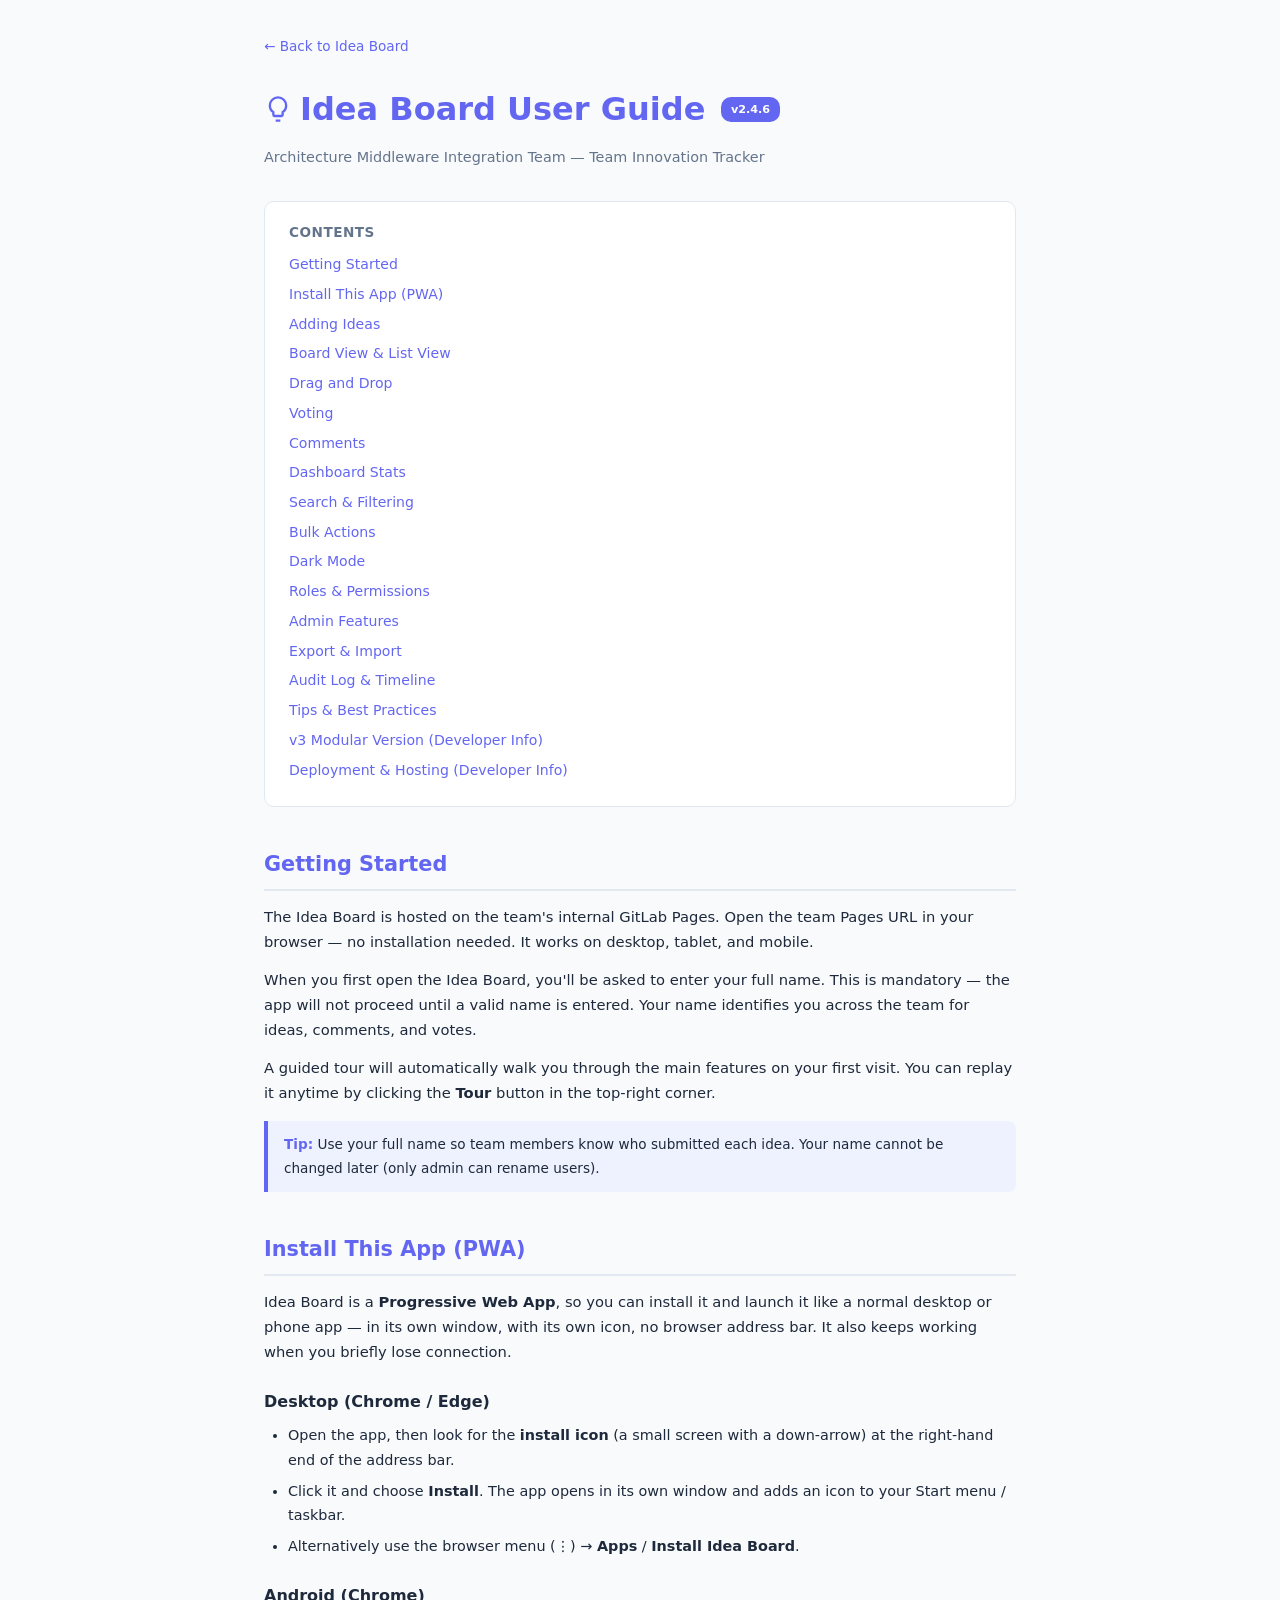
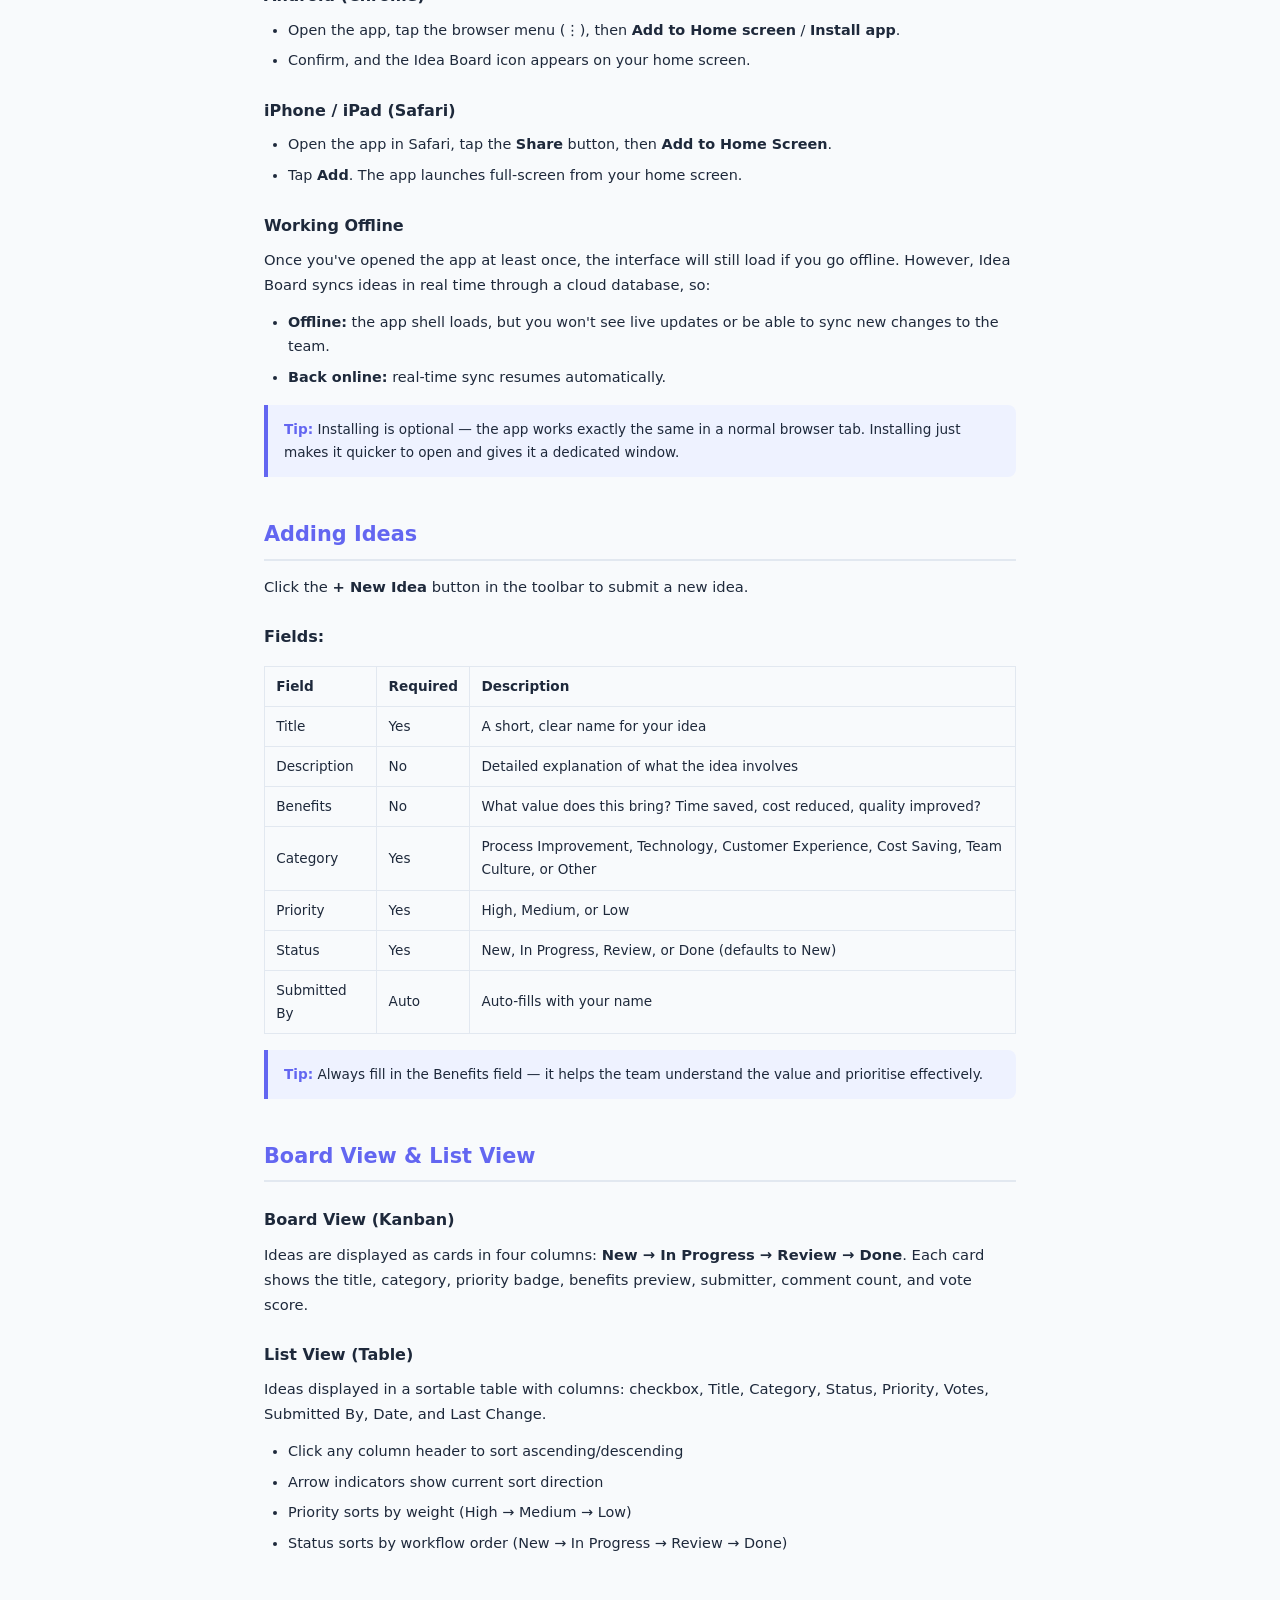
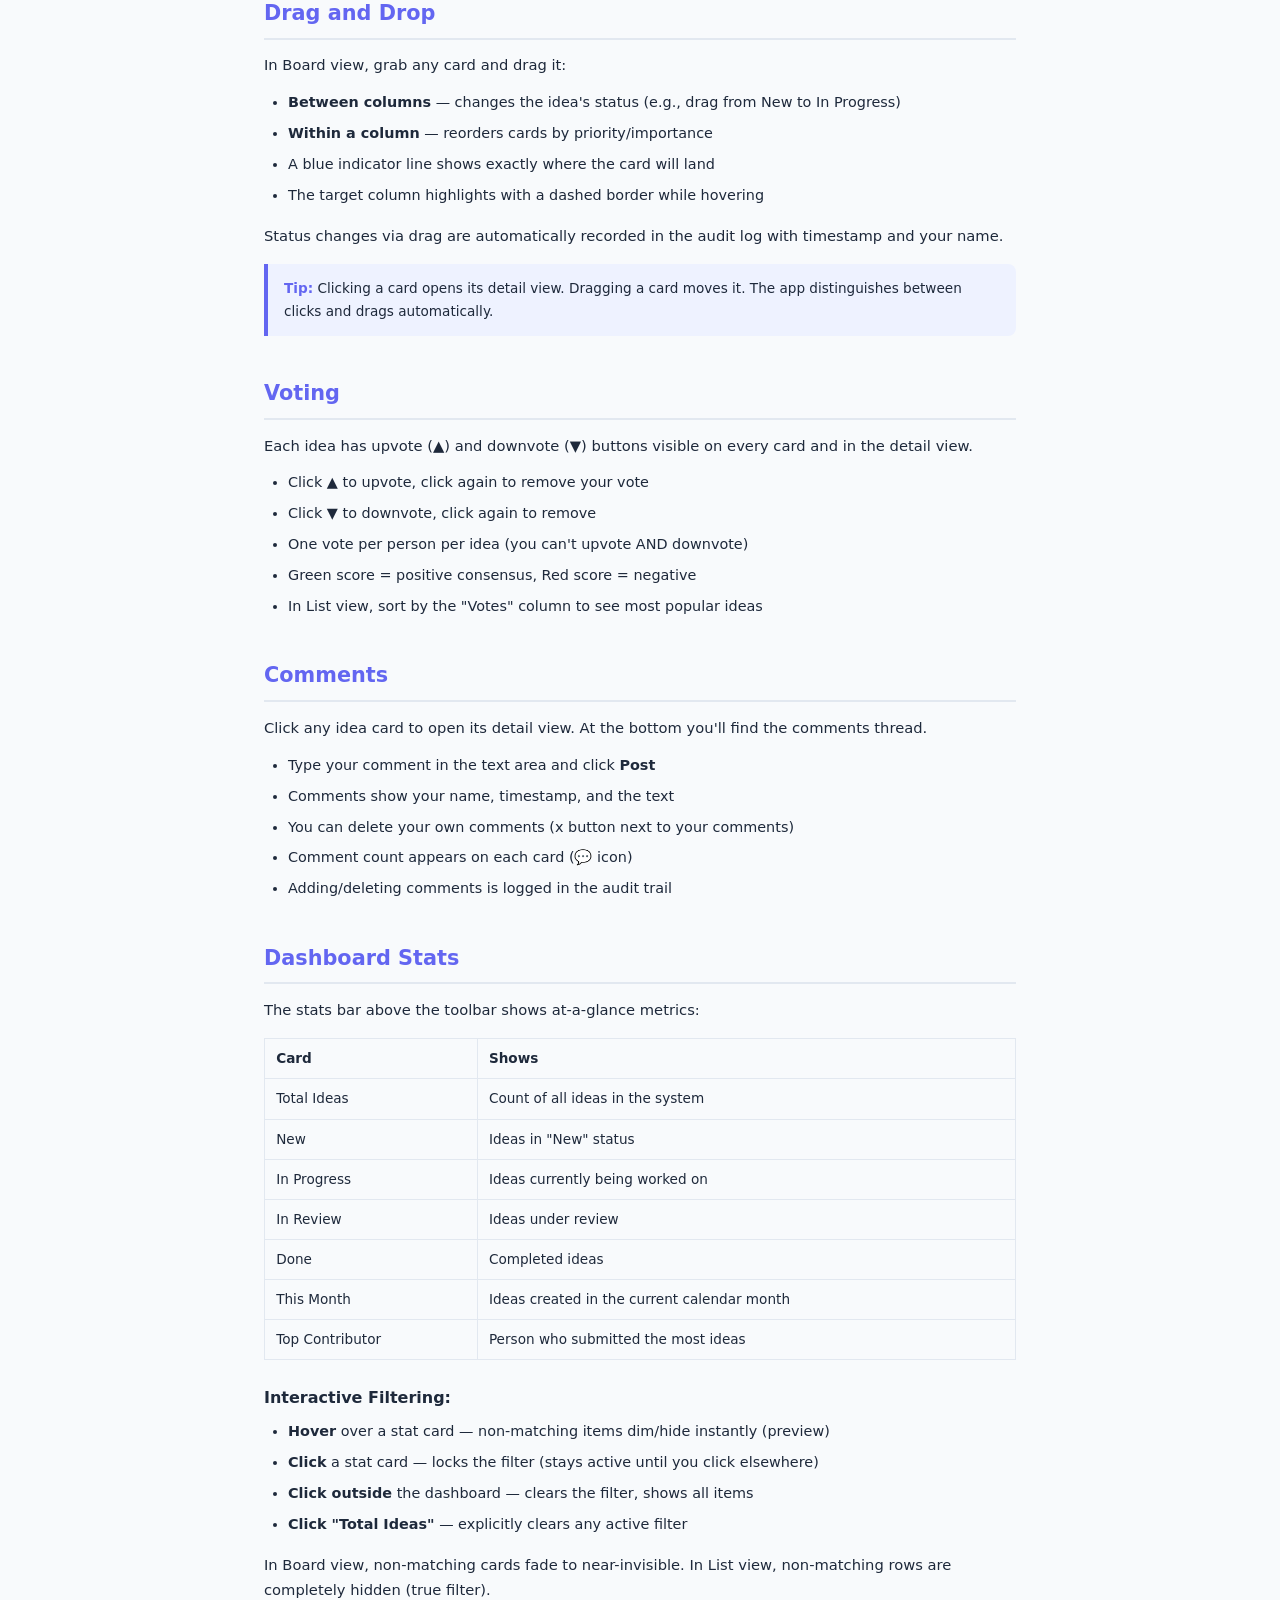
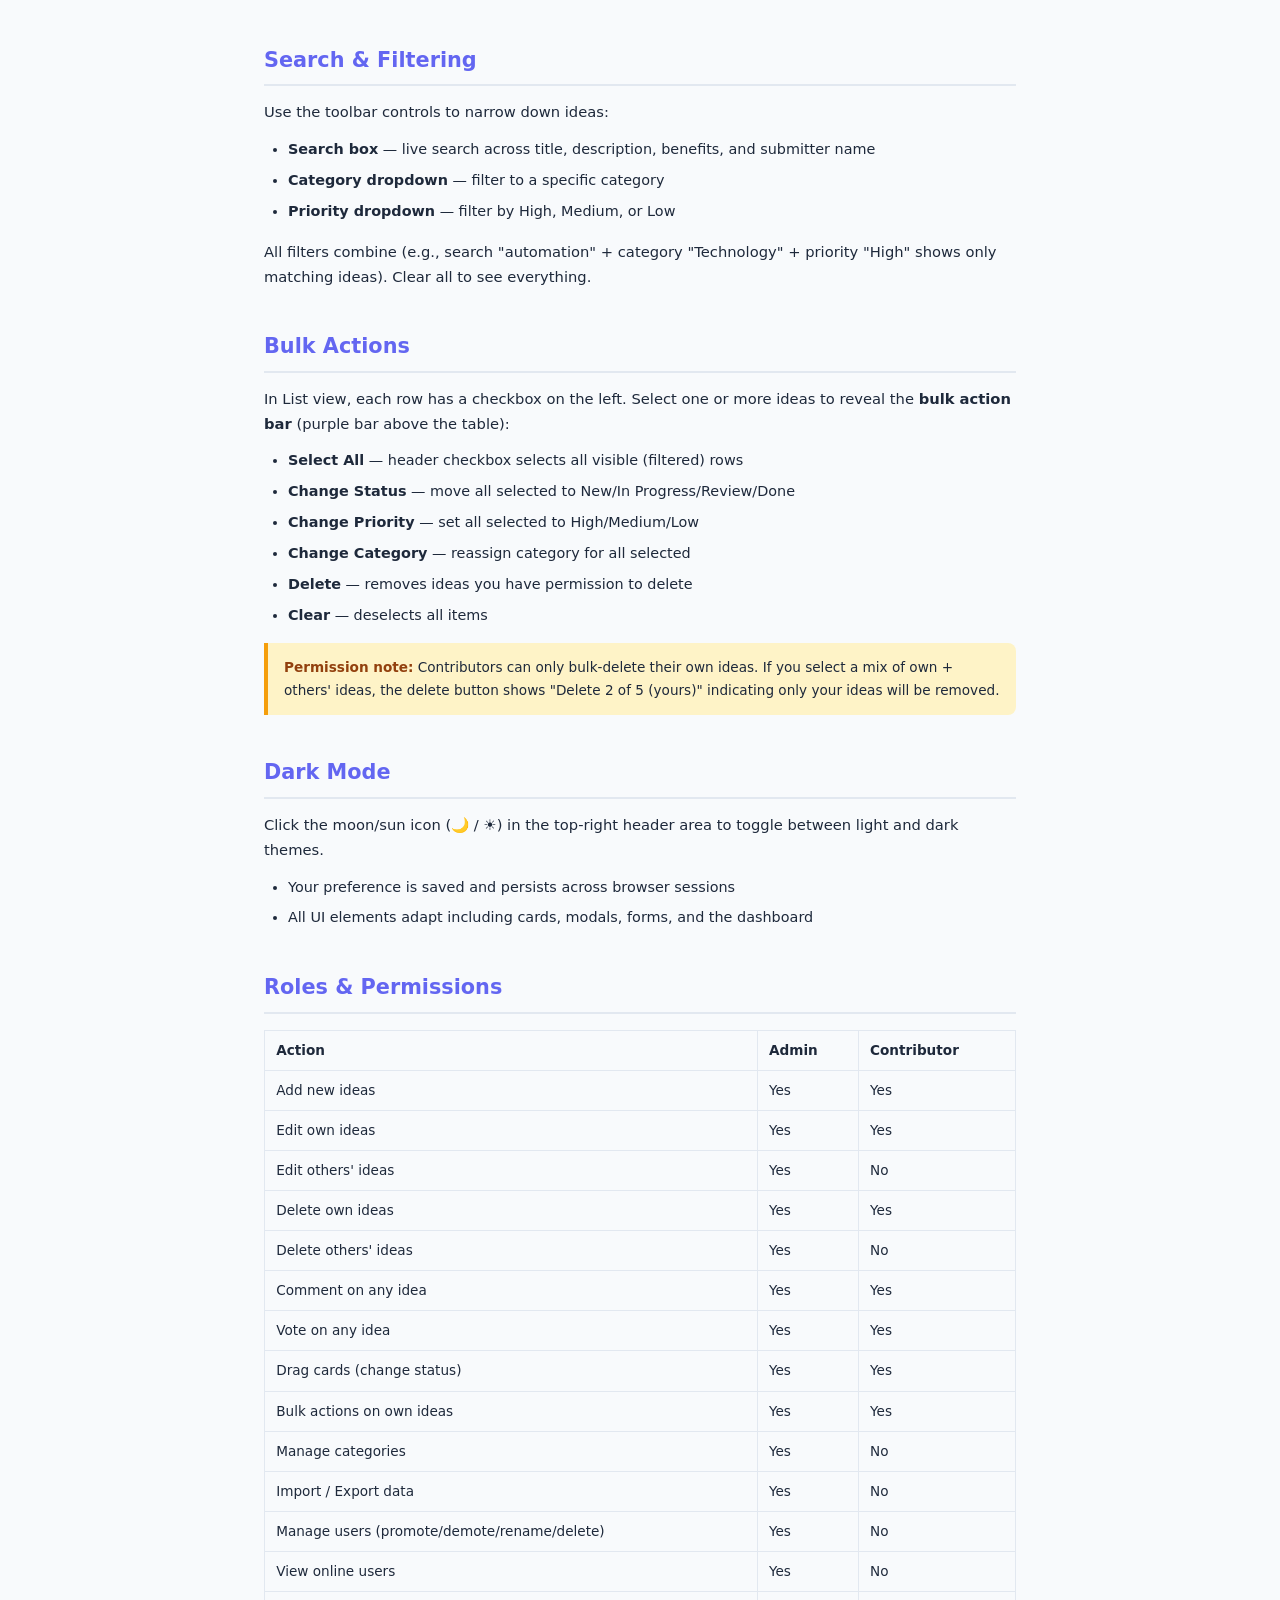
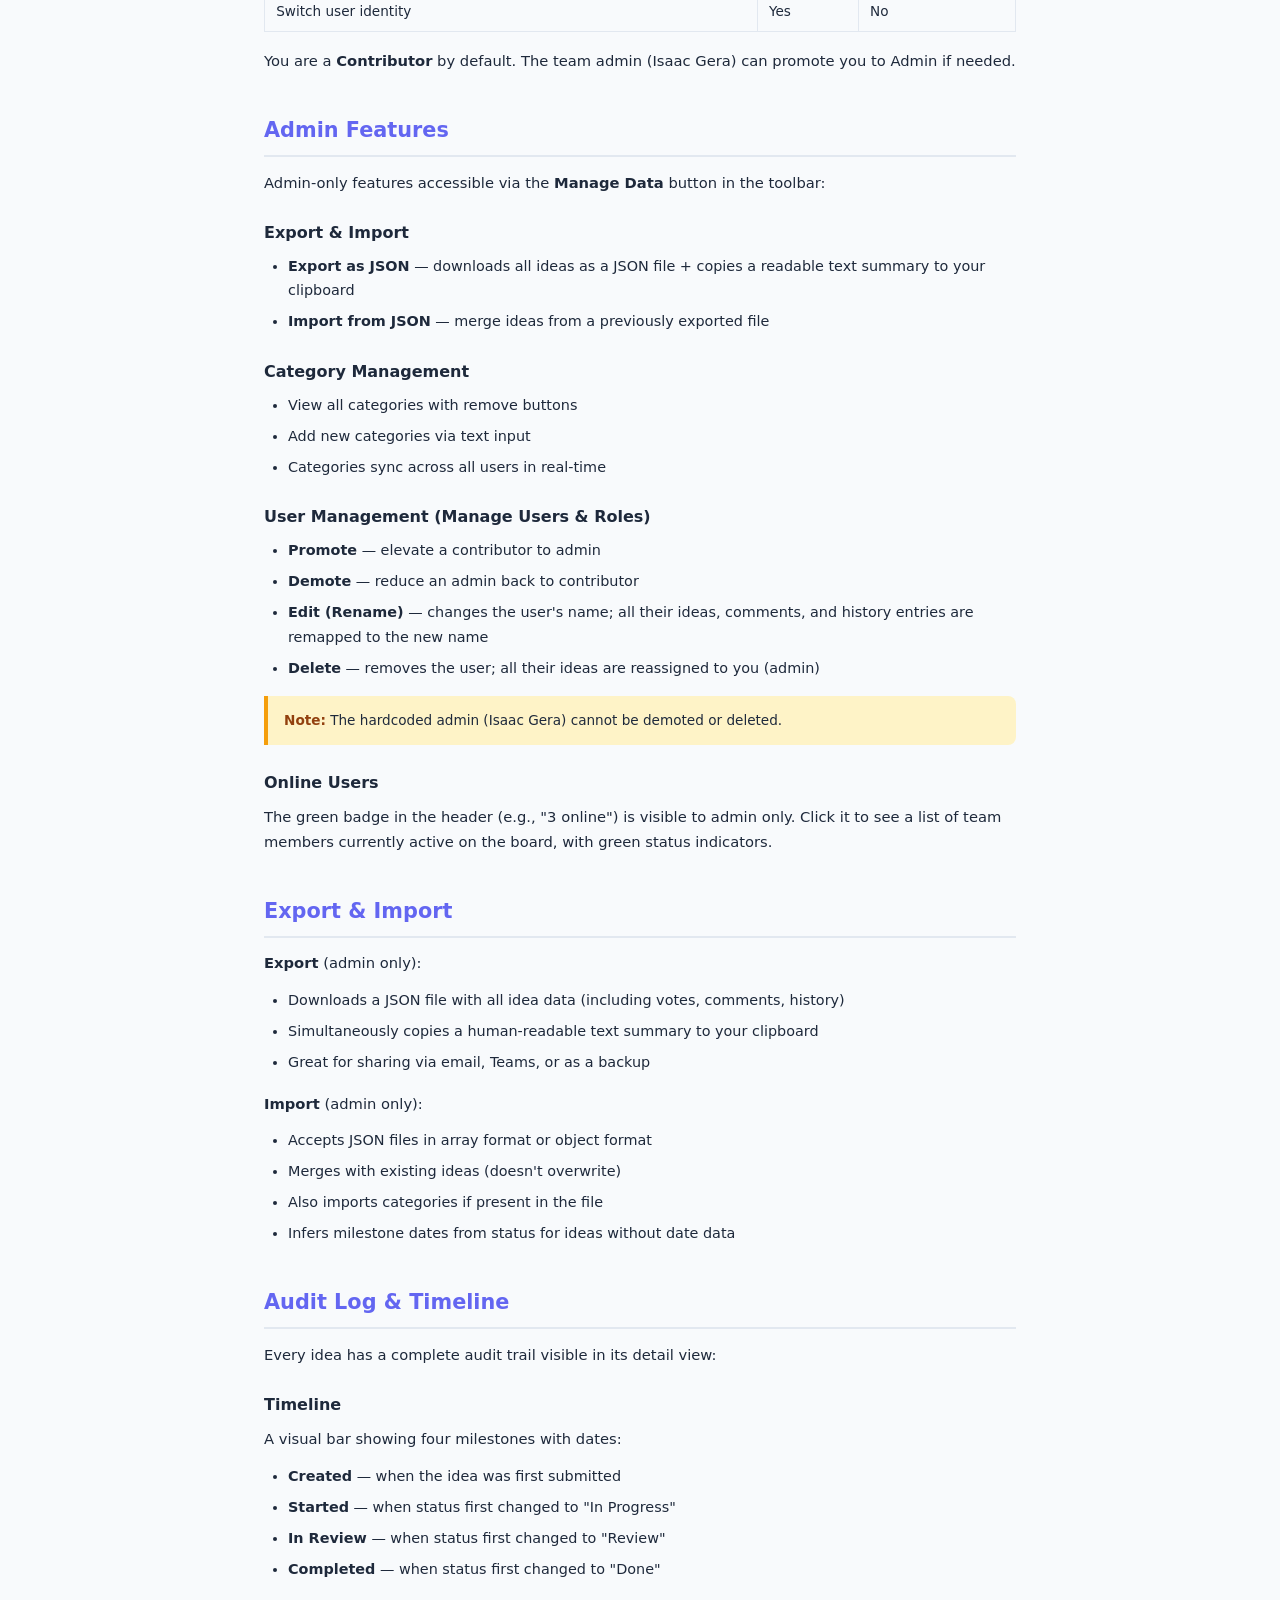
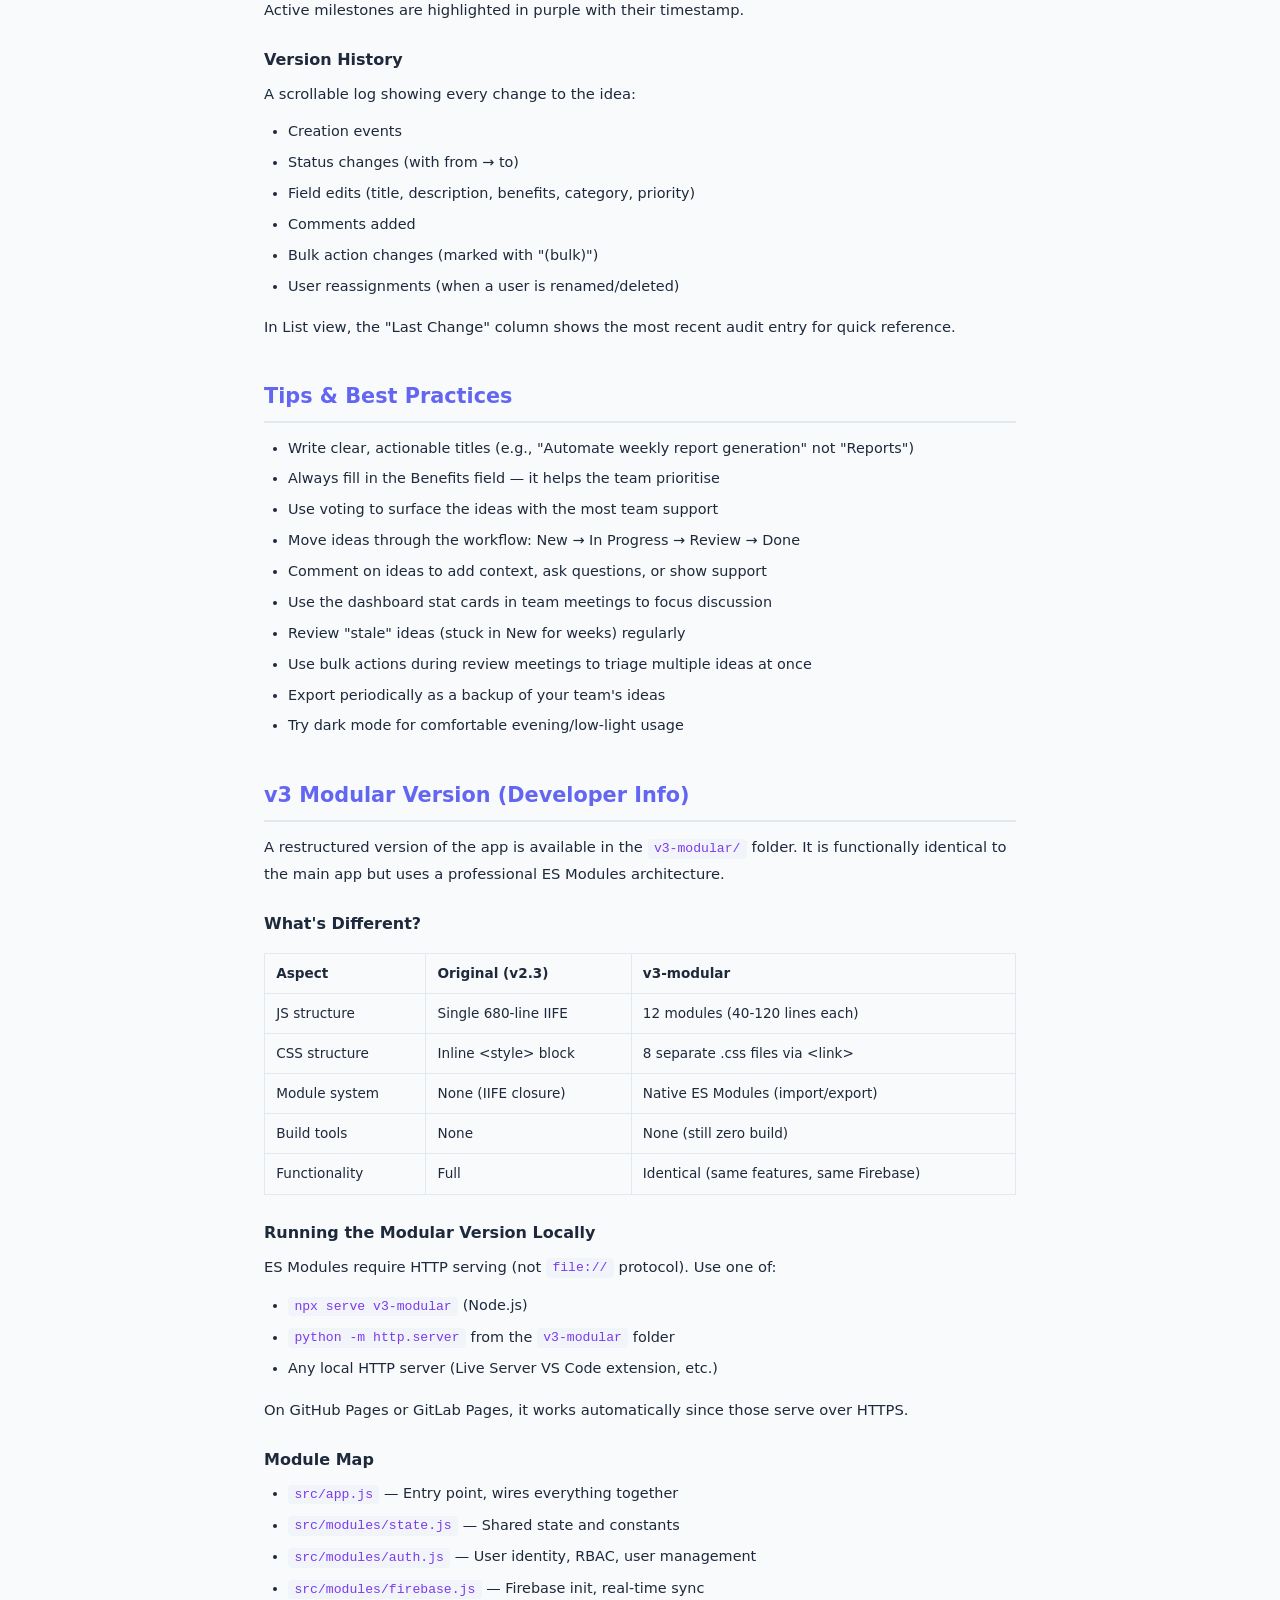
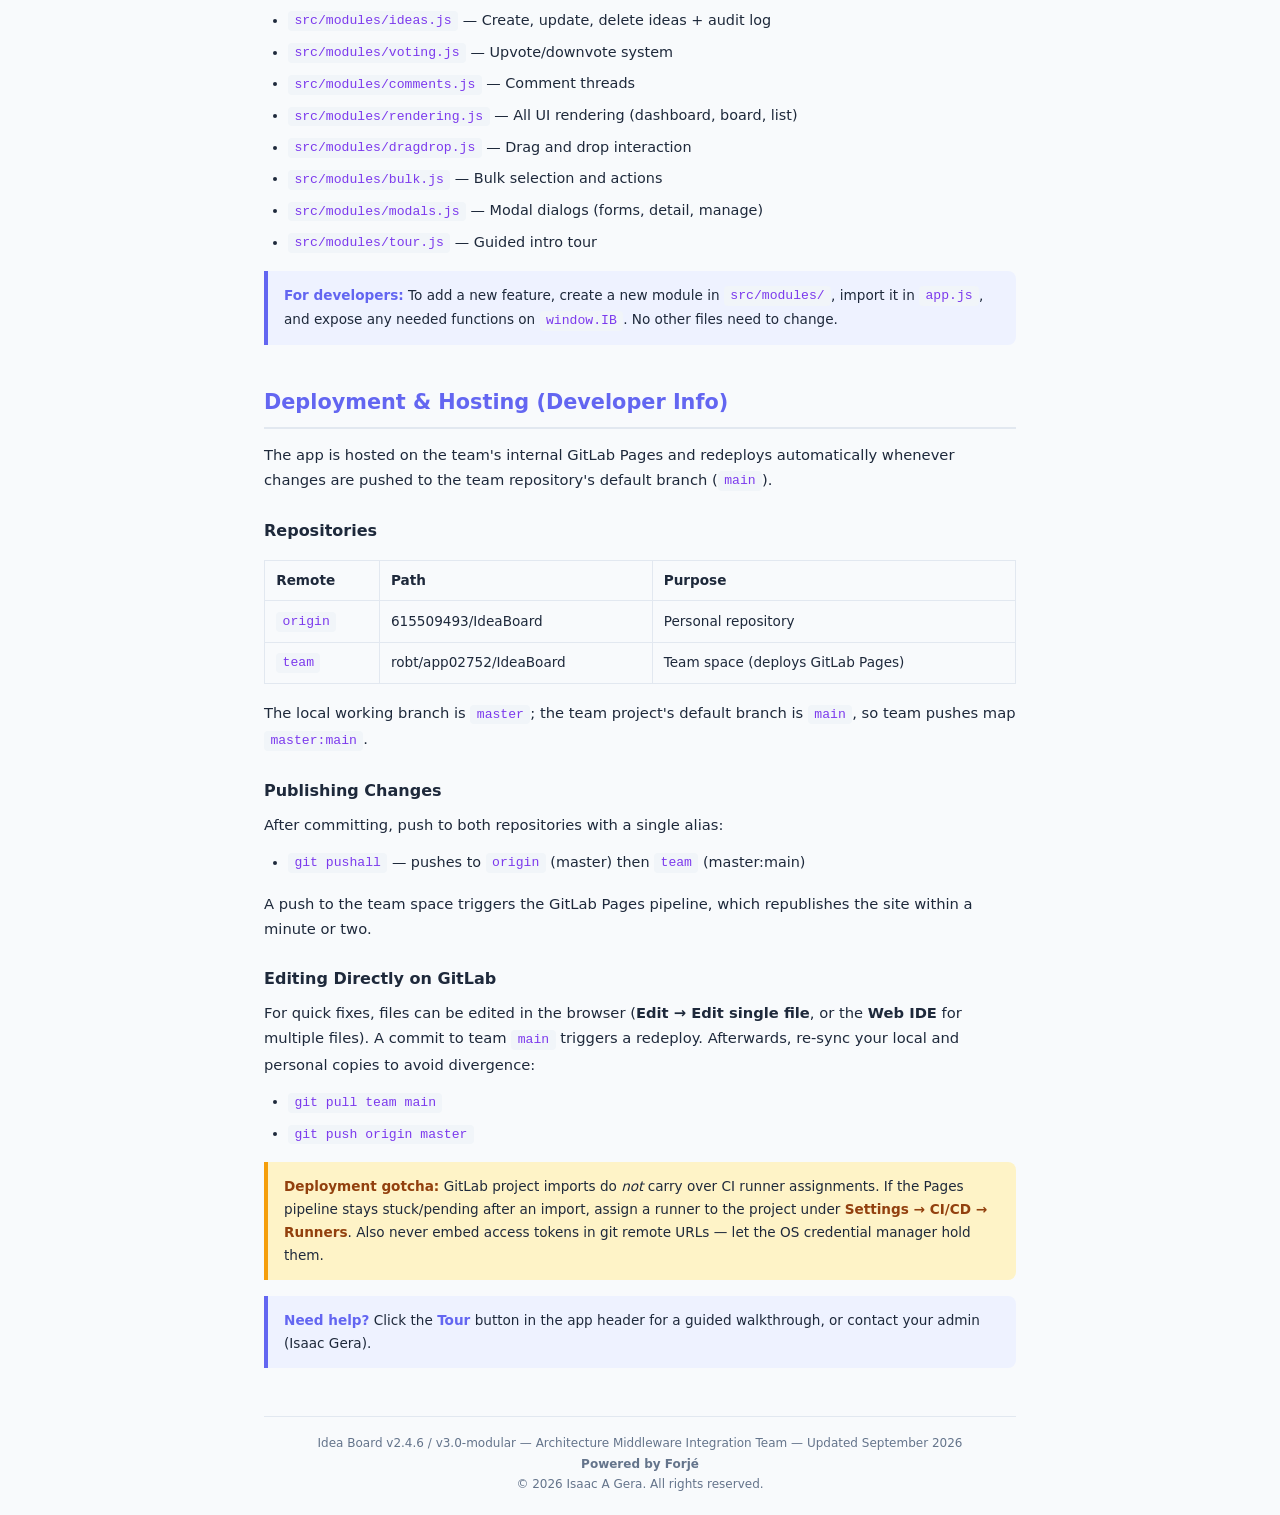
<file: prototypes/userguide.html>
<!DOCTYPE html>
<html lang="en">
<head>
<meta charset="UTF-8">
<meta name="viewport" content="width=device-width,initial-scale=1.0">
<title>Idea Board - User Guide</title>
<style>
:root { --primary: #6366f1; --text: #1e293b; --text-light: #64748b; --bg: #f8fafc; --surface: #fff; --border: #e2e8f0; }
* { box-sizing: border-box; margin: 0; padding: 0; }
body { font-family: system-ui, -apple-system, 'Segoe UI', sans-serif; background: var(--bg); color: var(--text); line-height: 1.7; }
.guide { max-width: 800px; margin: 0 auto; padding: 2rem 1.5rem; }
h1 { font-size: 2rem; color: var(--primary); margin-bottom: .5rem; display: flex; align-items: center; gap: .5rem; }
h1 svg { stroke: var(--primary); }
.subtitle { color: var(--text-light); font-size: .9rem; margin-bottom: 2rem; }
h2 { font-size: 1.3rem; color: var(--primary); margin-top: 2.5rem; margin-bottom: .8rem; padding-bottom: .4rem; border-bottom: 2px solid var(--border); }
h3 { font-size: 1rem; color: var(--text); margin-top: 1.5rem; margin-bottom: .5rem; }
p { margin-bottom: .8rem; font-size: .92rem; }
ul, ol { margin: .5rem 0 1rem 1.5rem; font-size: .9rem; }
li { margin-bottom: .4rem; }
code { background: #f1f5f9; padding: .15rem .4rem; border-radius: 4px; font-size: .82rem; color: #7c3aed; }
.tip { background: #eef2ff; border-left: 4px solid var(--primary); padding: .8rem 1rem; border-radius: 0 8px 8px 0; margin: 1rem 0; font-size: .85rem; }
.tip strong { color: var(--primary); }
.warning { background: #fef3c7; border-left: 4px solid #f59e0b; padding: .8rem 1rem; border-radius: 0 8px 8px 0; margin: 1rem 0; font-size: .85rem; }
.warning strong { color: #92400e; }
table { width: 100%; border-collapse: collapse; margin: 1rem 0; font-size: .85rem; }
th, td { border: 1px solid var(--border); padding: .5rem .7rem; text-align: left; }
th { background: #f8fafc; font-weight: 600; }
.back-link { display: inline-block; margin-bottom: 1.5rem; color: var(--primary); text-decoration: none; font-size: .85rem; }
.back-link:hover { text-decoration: underline; }
.toc { background: var(--surface); border: 1px solid var(--border); border-radius: 10px; padding: 1.2rem 1.5rem; margin-bottom: 2rem; }
.toc h3 { margin-top: 0; color: var(--text-light); font-size: .85rem; text-transform: uppercase; letter-spacing: .5px; }
.toc ul { list-style: none; margin: .5rem 0 0 0; }
.toc li { margin-bottom: .3rem; }
.toc a { color: var(--primary); text-decoration: none; font-size: .88rem; }
.toc a:hover { text-decoration: underline; }
.version-badge { display: inline-block; background: var(--primary); color: #fff; padding: .2rem .6rem; border-radius: 10px; font-size: .7rem; font-weight: 600; margin-left: .5rem; }
@media (max-width: 640px) { .guide { padding: 1rem; } h1 { font-size: 1.5rem; } }
@media print { .back-link { display: none; } body { background: #fff; } }
</style>
</head>
<body>
<div class="guide">
  <a class="back-link" href="ideaboard.html">&larr; Back to Idea Board</a>

  <h1>
    <svg width="28" height="28" viewBox="0 0 24 24" fill="none" stroke="currentColor" stroke-width="2"><path d="M9 18h6M10 22h4M12 2a7 7 0 0 1 7 7c0 2.4-1.2 4.5-3 5.7V17a1 1 0 0 1-1 1h-6a1 1 0 0 1-1-1v-2.3C6.2 13.5 5 11.4 5 9a7 7 0 0 1 7-7z"/></svg>
    Idea Board User Guide
    <span class="version-badge">v2.4.6</span>
  </h1>
  <p class="subtitle">Architecture Middleware Integration Team — Team Innovation Tracker</p>

  <div class="toc">
    <h3>Contents</h3>
    <ul>
      <li><a href="#getting-started">Getting Started</a></li>
      <li><a href="#install">Install This App (PWA)</a></li>
      <li><a href="#adding-ideas">Adding Ideas</a></li>
      <li><a href="#views">Board View & List View</a></li>
      <li><a href="#drag-drop">Drag and Drop</a></li>
      <li><a href="#voting">Voting</a></li>
      <li><a href="#comments">Comments</a></li>
      <li><a href="#dashboard">Dashboard Stats</a></li>
      <li><a href="#filtering">Search & Filtering</a></li>
      <li><a href="#bulk-actions">Bulk Actions</a></li>
      <li><a href="#dark-mode">Dark Mode</a></li>
      <li><a href="#roles">Roles & Permissions</a></li>
      <li><a href="#admin">Admin Features</a></li>
      <li><a href="#export-import">Export & Import</a></li>
      <li><a href="#audit">Audit Log & Timeline</a></li>
      <li><a href="#tips">Tips & Best Practices</a></li>
      <li><a href="#modular">v3 Modular Version (Developer Info)</a></li>
      <li><a href="#deployment">Deployment & Hosting (Developer Info)</a></li>
    </ul>
  </div>

  <h2 id="getting-started">Getting Started</h2>
  <p>The Idea Board is hosted on the team's internal GitLab Pages. Open the team Pages URL in your browser — no installation needed. It works on desktop, tablet, and mobile.</p>
  <p>When you first open the Idea Board, you'll be asked to enter your full name. This is mandatory — the app will not proceed until a valid name is entered. Your name identifies you across the team for ideas, comments, and votes.</p>
  <p>A guided tour will automatically walk you through the main features on your first visit. You can replay it anytime by clicking the <strong>Tour</strong> button in the top-right corner.</p>
  <div class="tip"><strong>Tip:</strong> Use your full name so team members know who submitted each idea. Your name cannot be changed later (only admin can rename users).</div>

  <h2 id="install">Install This App (PWA)</h2>
  <p>Idea Board is a <strong>Progressive Web App</strong>, so you can install it and launch it like a normal desktop or phone app — in its own window, with its own icon, no browser address bar. It also keeps working when you briefly lose connection.</p>

  <h3>Desktop (Chrome / Edge)</h3>
  <ul>
    <li>Open the app, then look for the <strong>install icon</strong> (a small screen with a down-arrow) at the right-hand end of the address bar.</li>
    <li>Click it and choose <strong>Install</strong>. The app opens in its own window and adds an icon to your Start menu / taskbar.</li>
    <li>Alternatively use the browser menu (&#8942;) &rarr; <strong>Apps</strong> / <strong>Install Idea Board</strong>.</li>
  </ul>

  <h3>Android (Chrome)</h3>
  <ul>
    <li>Open the app, tap the browser menu (&#8942;), then <strong>Add to Home screen</strong> / <strong>Install app</strong>.</li>
    <li>Confirm, and the Idea Board icon appears on your home screen.</li>
  </ul>

  <h3>iPhone / iPad (Safari)</h3>
  <ul>
    <li>Open the app in Safari, tap the <strong>Share</strong> button, then <strong>Add to Home Screen</strong>.</li>
    <li>Tap <strong>Add</strong>. The app launches full-screen from your home screen.</li>
  </ul>

  <h3>Working Offline</h3>
  <p>Once you've opened the app at least once, the interface will still load if you go offline. However, Idea Board syncs ideas in real time through a cloud database, so:</p>
  <ul>
    <li><strong>Offline:</strong> the app shell loads, but you won't see live updates or be able to sync new changes to the team.</li>
    <li><strong>Back online:</strong> real-time sync resumes automatically.</li>
  </ul>
  <div class="tip"><strong>Tip:</strong> Installing is optional — the app works exactly the same in a normal browser tab. Installing just makes it quicker to open and gives it a dedicated window.</div>

  <h2 id="adding-ideas">Adding Ideas</h2>
  <p>Click the <strong>+ New Idea</strong> button in the toolbar to submit a new idea.</p>
  <h3>Fields:</h3>
  <table>
    <tr><th>Field</th><th>Required</th><th>Description</th></tr>
    <tr><td>Title</td><td>Yes</td><td>A short, clear name for your idea</td></tr>
    <tr><td>Description</td><td>No</td><td>Detailed explanation of what the idea involves</td></tr>
    <tr><td>Benefits</td><td>No</td><td>What value does this bring? Time saved, cost reduced, quality improved?</td></tr>
    <tr><td>Category</td><td>Yes</td><td>Process Improvement, Technology, Customer Experience, Cost Saving, Team Culture, or Other</td></tr>
    <tr><td>Priority</td><td>Yes</td><td>High, Medium, or Low</td></tr>
    <tr><td>Status</td><td>Yes</td><td>New, In Progress, Review, or Done (defaults to New)</td></tr>
    <tr><td>Submitted By</td><td>Auto</td><td>Auto-fills with your name</td></tr>
  </table>
  <div class="tip"><strong>Tip:</strong> Always fill in the Benefits field — it helps the team understand the value and prioritise effectively.</div>

  <h2 id="views">Board View & List View</h2>
  <h3>Board View (Kanban)</h3>
  <p>Ideas are displayed as cards in four columns: <strong>New → In Progress → Review → Done</strong>. Each card shows the title, category, priority badge, benefits preview, submitter, comment count, and vote score.</p>

  <h3>List View (Table)</h3>
  <p>Ideas displayed in a sortable table with columns: checkbox, Title, Category, Status, Priority, Votes, Submitted By, Date, and Last Change.</p>
  <ul>
    <li>Click any column header to sort ascending/descending</li>
    <li>Arrow indicators show current sort direction</li>
    <li>Priority sorts by weight (High → Medium → Low)</li>
    <li>Status sorts by workflow order (New → In Progress → Review → Done)</li>
  </ul>

  <h2 id="drag-drop">Drag and Drop</h2>
  <p>In Board view, grab any card and drag it:</p>
  <ul>
    <li><strong>Between columns</strong> — changes the idea's status (e.g., drag from New to In Progress)</li>
    <li><strong>Within a column</strong> — reorders cards by priority/importance</li>
    <li>A blue indicator line shows exactly where the card will land</li>
    <li>The target column highlights with a dashed border while hovering</li>
  </ul>
  <p>Status changes via drag are automatically recorded in the audit log with timestamp and your name.</p>
  <div class="tip"><strong>Tip:</strong> Clicking a card opens its detail view. Dragging a card moves it. The app distinguishes between clicks and drags automatically.</div>

  <h2 id="voting">Voting</h2>
  <p>Each idea has upvote (&#9650;) and downvote (&#9660;) buttons visible on every card and in the detail view.</p>
  <ul>
    <li>Click &#9650; to upvote, click again to remove your vote</li>
    <li>Click &#9660; to downvote, click again to remove</li>
    <li>One vote per person per idea (you can't upvote AND downvote)</li>
    <li>Green score = positive consensus, Red score = negative</li>
    <li>In List view, sort by the "Votes" column to see most popular ideas</li>
  </ul>

  <h2 id="comments">Comments</h2>
  <p>Click any idea card to open its detail view. At the bottom you'll find the comments thread.</p>
  <ul>
    <li>Type your comment in the text area and click <strong>Post</strong></li>
    <li>Comments show your name, timestamp, and the text</li>
    <li>You can delete your own comments (x button next to your comments)</li>
    <li>Comment count appears on each card (&#128172; icon)</li>
    <li>Adding/deleting comments is logged in the audit trail</li>
  </ul>

  <h2 id="dashboard">Dashboard Stats</h2>
  <p>The stats bar above the toolbar shows at-a-glance metrics:</p>
  <table>
    <tr><th>Card</th><th>Shows</th></tr>
    <tr><td>Total Ideas</td><td>Count of all ideas in the system</td></tr>
    <tr><td>New</td><td>Ideas in "New" status</td></tr>
    <tr><td>In Progress</td><td>Ideas currently being worked on</td></tr>
    <tr><td>In Review</td><td>Ideas under review</td></tr>
    <tr><td>Done</td><td>Completed ideas</td></tr>
    <tr><td>This Month</td><td>Ideas created in the current calendar month</td></tr>
    <tr><td>Top Contributor</td><td>Person who submitted the most ideas</td></tr>
  </table>

  <h3>Interactive Filtering:</h3>
  <ul>
    <li><strong>Hover</strong> over a stat card — non-matching items dim/hide instantly (preview)</li>
    <li><strong>Click</strong> a stat card — locks the filter (stays active until you click elsewhere)</li>
    <li><strong>Click outside</strong> the dashboard — clears the filter, shows all items</li>
    <li><strong>Click "Total Ideas"</strong> — explicitly clears any active filter</li>
  </ul>
  <p>In Board view, non-matching cards fade to near-invisible. In List view, non-matching rows are completely hidden (true filter).</p>

  <h2 id="filtering">Search & Filtering</h2>
  <p>Use the toolbar controls to narrow down ideas:</p>
  <ul>
    <li><strong>Search box</strong> — live search across title, description, benefits, and submitter name</li>
    <li><strong>Category dropdown</strong> — filter to a specific category</li>
    <li><strong>Priority dropdown</strong> — filter by High, Medium, or Low</li>
  </ul>
  <p>All filters combine (e.g., search "automation" + category "Technology" + priority "High" shows only matching ideas). Clear all to see everything.</p>

  <h2 id="bulk-actions">Bulk Actions</h2>
  <p>In List view, each row has a checkbox on the left. Select one or more ideas to reveal the <strong>bulk action bar</strong> (purple bar above the table):</p>
  <ul>
    <li><strong>Select All</strong> — header checkbox selects all visible (filtered) rows</li>
    <li><strong>Change Status</strong> — move all selected to New/In Progress/Review/Done</li>
    <li><strong>Change Priority</strong> — set all selected to High/Medium/Low</li>
    <li><strong>Change Category</strong> — reassign category for all selected</li>
    <li><strong>Delete</strong> — removes ideas you have permission to delete</li>
    <li><strong>Clear</strong> — deselects all items</li>
  </ul>
  <div class="warning"><strong>Permission note:</strong> Contributors can only bulk-delete their own ideas. If you select a mix of own + others' ideas, the delete button shows "Delete 2 of 5 (yours)" indicating only your ideas will be removed.</div>

  <h2 id="dark-mode">Dark Mode</h2>
  <p>Click the moon/sun icon (&#127769; / &#9728;&#65039;) in the top-right header area to toggle between light and dark themes.</p>
  <ul>
    <li>Your preference is saved and persists across browser sessions</li>
    <li>All UI elements adapt including cards, modals, forms, and the dashboard</li>
  </ul>

  <h2 id="roles">Roles & Permissions</h2>
  <table>
    <tr><th>Action</th><th>Admin</th><th>Contributor</th></tr>
    <tr><td>Add new ideas</td><td>Yes</td><td>Yes</td></tr>
    <tr><td>Edit own ideas</td><td>Yes</td><td>Yes</td></tr>
    <tr><td>Edit others' ideas</td><td>Yes</td><td>No</td></tr>
    <tr><td>Delete own ideas</td><td>Yes</td><td>Yes</td></tr>
    <tr><td>Delete others' ideas</td><td>Yes</td><td>No</td></tr>
    <tr><td>Comment on any idea</td><td>Yes</td><td>Yes</td></tr>
    <tr><td>Vote on any idea</td><td>Yes</td><td>Yes</td></tr>
    <tr><td>Drag cards (change status)</td><td>Yes</td><td>Yes</td></tr>
    <tr><td>Bulk actions on own ideas</td><td>Yes</td><td>Yes</td></tr>
    <tr><td>Manage categories</td><td>Yes</td><td>No</td></tr>
    <tr><td>Import / Export data</td><td>Yes</td><td>No</td></tr>
    <tr><td>Manage users (promote/demote/rename/delete)</td><td>Yes</td><td>No</td></tr>
    <tr><td>View online users</td><td>Yes</td><td>No</td></tr>
    <tr><td>Switch user identity</td><td>Yes</td><td>No</td></tr>
  </table>
  <p>You are a <strong>Contributor</strong> by default. The team admin (Isaac Gera) can promote you to Admin if needed.</p>

  <h2 id="admin">Admin Features</h2>
  <p>Admin-only features accessible via the <strong>Manage Data</strong> button in the toolbar:</p>

  <h3>Export & Import</h3>
  <ul>
    <li><strong>Export as JSON</strong> — downloads all ideas as a JSON file + copies a readable text summary to your clipboard</li>
    <li><strong>Import from JSON</strong> — merge ideas from a previously exported file</li>
  </ul>

  <h3>Category Management</h3>
  <ul>
    <li>View all categories with remove buttons</li>
    <li>Add new categories via text input</li>
    <li>Categories sync across all users in real-time</li>
  </ul>

  <h3>User Management (Manage Users & Roles)</h3>
  <ul>
    <li><strong>Promote</strong> — elevate a contributor to admin</li>
    <li><strong>Demote</strong> — reduce an admin back to contributor</li>
    <li><strong>Edit (Rename)</strong> — changes the user's name; all their ideas, comments, and history entries are remapped to the new name</li>
    <li><strong>Delete</strong> — removes the user; all their ideas are reassigned to you (admin)</li>
  </ul>
  <div class="warning"><strong>Note:</strong> The hardcoded admin (Isaac Gera) cannot be demoted or deleted.</div>

  <h3>Online Users</h3>
  <p>The green badge in the header (e.g., "3 online") is visible to admin only. Click it to see a list of team members currently active on the board, with green status indicators.</p>

  <h2 id="export-import">Export & Import</h2>
  <p><strong>Export</strong> (admin only):</p>
  <ul>
    <li>Downloads a JSON file with all idea data (including votes, comments, history)</li>
    <li>Simultaneously copies a human-readable text summary to your clipboard</li>
    <li>Great for sharing via email, Teams, or as a backup</li>
  </ul>
  <p><strong>Import</strong> (admin only):</p>
  <ul>
    <li>Accepts JSON files in array format or object format</li>
    <li>Merges with existing ideas (doesn't overwrite)</li>
    <li>Also imports categories if present in the file</li>
    <li>Infers milestone dates from status for ideas without date data</li>
  </ul>

  <h2 id="audit">Audit Log & Timeline</h2>
  <p>Every idea has a complete audit trail visible in its detail view:</p>

  <h3>Timeline</h3>
  <p>A visual bar showing four milestones with dates:</p>
  <ul>
    <li><strong>Created</strong> — when the idea was first submitted</li>
    <li><strong>Started</strong> — when status first changed to "In Progress"</li>
    <li><strong>In Review</strong> — when status first changed to "Review"</li>
    <li><strong>Completed</strong> — when status first changed to "Done"</li>
  </ul>
  <p>Active milestones are highlighted in purple with their timestamp.</p>

  <h3>Version History</h3>
  <p>A scrollable log showing every change to the idea:</p>
  <ul>
    <li>Creation events</li>
    <li>Status changes (with from → to)</li>
    <li>Field edits (title, description, benefits, category, priority)</li>
    <li>Comments added</li>
    <li>Bulk action changes (marked with "(bulk)")</li>
    <li>User reassignments (when a user is renamed/deleted)</li>
  </ul>
  <p>In List view, the "Last Change" column shows the most recent audit entry for quick reference.</p>

  <h2 id="tips">Tips & Best Practices</h2>
  <ul>
    <li>Write clear, actionable titles (e.g., "Automate weekly report generation" not "Reports")</li>
    <li>Always fill in the Benefits field — it helps the team prioritise</li>
    <li>Use voting to surface the ideas with the most team support</li>
    <li>Move ideas through the workflow: New → In Progress → Review → Done</li>
    <li>Comment on ideas to add context, ask questions, or show support</li>
    <li>Use the dashboard stat cards in team meetings to focus discussion</li>
    <li>Review "stale" ideas (stuck in New for weeks) regularly</li>
    <li>Use bulk actions during review meetings to triage multiple ideas at once</li>
    <li>Export periodically as a backup of your team's ideas</li>
    <li>Try dark mode for comfortable evening/low-light usage</li>
  </ul>

  <h2 id="modular">v3 Modular Version (Developer Info)</h2>
  <p>A restructured version of the app is available in the <code>v3-modular/</code> folder. It is functionally identical to the main app but uses a professional ES Modules architecture.</p>

  <h3>What's Different?</h3>
  <table>
    <tr><th>Aspect</th><th>Original (v2.3)</th><th>v3-modular</th></tr>
    <tr><td>JS structure</td><td>Single 680-line IIFE</td><td>12 modules (40-120 lines each)</td></tr>
    <tr><td>CSS structure</td><td>Inline &lt;style&gt; block</td><td>8 separate .css files via &lt;link&gt;</td></tr>
    <tr><td>Module system</td><td>None (IIFE closure)</td><td>Native ES Modules (import/export)</td></tr>
    <tr><td>Build tools</td><td>None</td><td>None (still zero build)</td></tr>
    <tr><td>Functionality</td><td>Full</td><td>Identical (same features, same Firebase)</td></tr>
  </table>

  <h3>Running the Modular Version Locally</h3>
  <p>ES Modules require HTTP serving (not <code>file://</code> protocol). Use one of:</p>
  <ul>
    <li><code>npx serve v3-modular</code> (Node.js)</li>
    <li><code>python -m http.server</code> from the <code>v3-modular</code> folder</li>
    <li>Any local HTTP server (Live Server VS Code extension, etc.)</li>
  </ul>
  <p>On GitHub Pages or GitLab Pages, it works automatically since those serve over HTTPS.</p>

  <h3>Module Map</h3>
  <ul>
    <li><code>src/app.js</code> — Entry point, wires everything together</li>
    <li><code>src/modules/state.js</code> — Shared state and constants</li>
    <li><code>src/modules/auth.js</code> — User identity, RBAC, user management</li>
    <li><code>src/modules/firebase.js</code> — Firebase init, real-time sync</li>
    <li><code>src/modules/ideas.js</code> — Create, update, delete ideas + audit log</li>
    <li><code>src/modules/voting.js</code> — Upvote/downvote system</li>
    <li><code>src/modules/comments.js</code> — Comment threads</li>
    <li><code>src/modules/rendering.js</code> — All UI rendering (dashboard, board, list)</li>
    <li><code>src/modules/dragdrop.js</code> — Drag and drop interaction</li>
    <li><code>src/modules/bulk.js</code> — Bulk selection and actions</li>
    <li><code>src/modules/modals.js</code> — Modal dialogs (forms, detail, manage)</li>
    <li><code>src/modules/tour.js</code> — Guided intro tour</li>
  </ul>
  <div class="tip"><strong>For developers:</strong> To add a new feature, create a new module in <code>src/modules/</code>, import it in <code>app.js</code>, and expose any needed functions on <code>window.IB</code>. No other files need to change.</div>

  <h2 id="deployment">Deployment & Hosting (Developer Info)</h2>
  <p>The app is hosted on the team's internal GitLab Pages and redeploys automatically whenever changes are pushed to the team repository's default branch (<code>main</code>).</p>

  <h3>Repositories</h3>
  <table>
    <tr><th>Remote</th><th>Path</th><th>Purpose</th></tr>
    <tr><td><code>origin</code></td><td>615509493/IdeaBoard</td><td>Personal repository</td></tr>
    <tr><td><code>team</code></td><td>robt/app02752/IdeaBoard</td><td>Team space (deploys GitLab Pages)</td></tr>
  </table>
  <p>The local working branch is <code>master</code>; the team project's default branch is <code>main</code>, so team pushes map <code>master:main</code>.</p>

  <h3>Publishing Changes</h3>
  <p>After committing, push to both repositories with a single alias:</p>
  <ul>
    <li><code>git pushall</code> — pushes to <code>origin</code> (master) then <code>team</code> (master:main)</li>
  </ul>
  <p>A push to the team space triggers the GitLab Pages pipeline, which republishes the site within a minute or two.</p>

  <h3>Editing Directly on GitLab</h3>
  <p>For quick fixes, files can be edited in the browser (<strong>Edit &rarr; Edit single file</strong>, or the <strong>Web IDE</strong> for multiple files). A commit to team <code>main</code> triggers a redeploy. Afterwards, re-sync your local and personal copies to avoid divergence:</p>
  <ul>
    <li><code>git pull team main</code></li>
    <li><code>git push origin master</code></li>
  </ul>

  <div class="warning"><strong>Deployment gotcha:</strong> GitLab project imports do <em>not</em> carry over CI runner assignments. If the Pages pipeline stays stuck/pending after an import, assign a runner to the project under <strong>Settings &rarr; CI/CD &rarr; Runners</strong>. Also never embed access tokens in git remote URLs — let the OS credential manager hold them.</div>

  <div class="tip"><strong>Need help?</strong> Click the <strong>Tour</strong> button in the app header for a guided walkthrough, or contact your admin (Isaac Gera).</div>

  <hr style="margin:3rem 0 1rem;border:none;border-top:1px solid var(--border)">
  <p style="color:var(--text-light);font-size:.75rem;text-align:center">
    Idea Board v2.4.6 / v3.0-modular — Architecture Middleware Integration Team — Updated September 2026<br>
    <strong>Powered by Forjé</strong><br>
    &copy; 2026 Isaac A Gera. All rights reserved.
  </p>
</div>
</body>
</html>
</file>
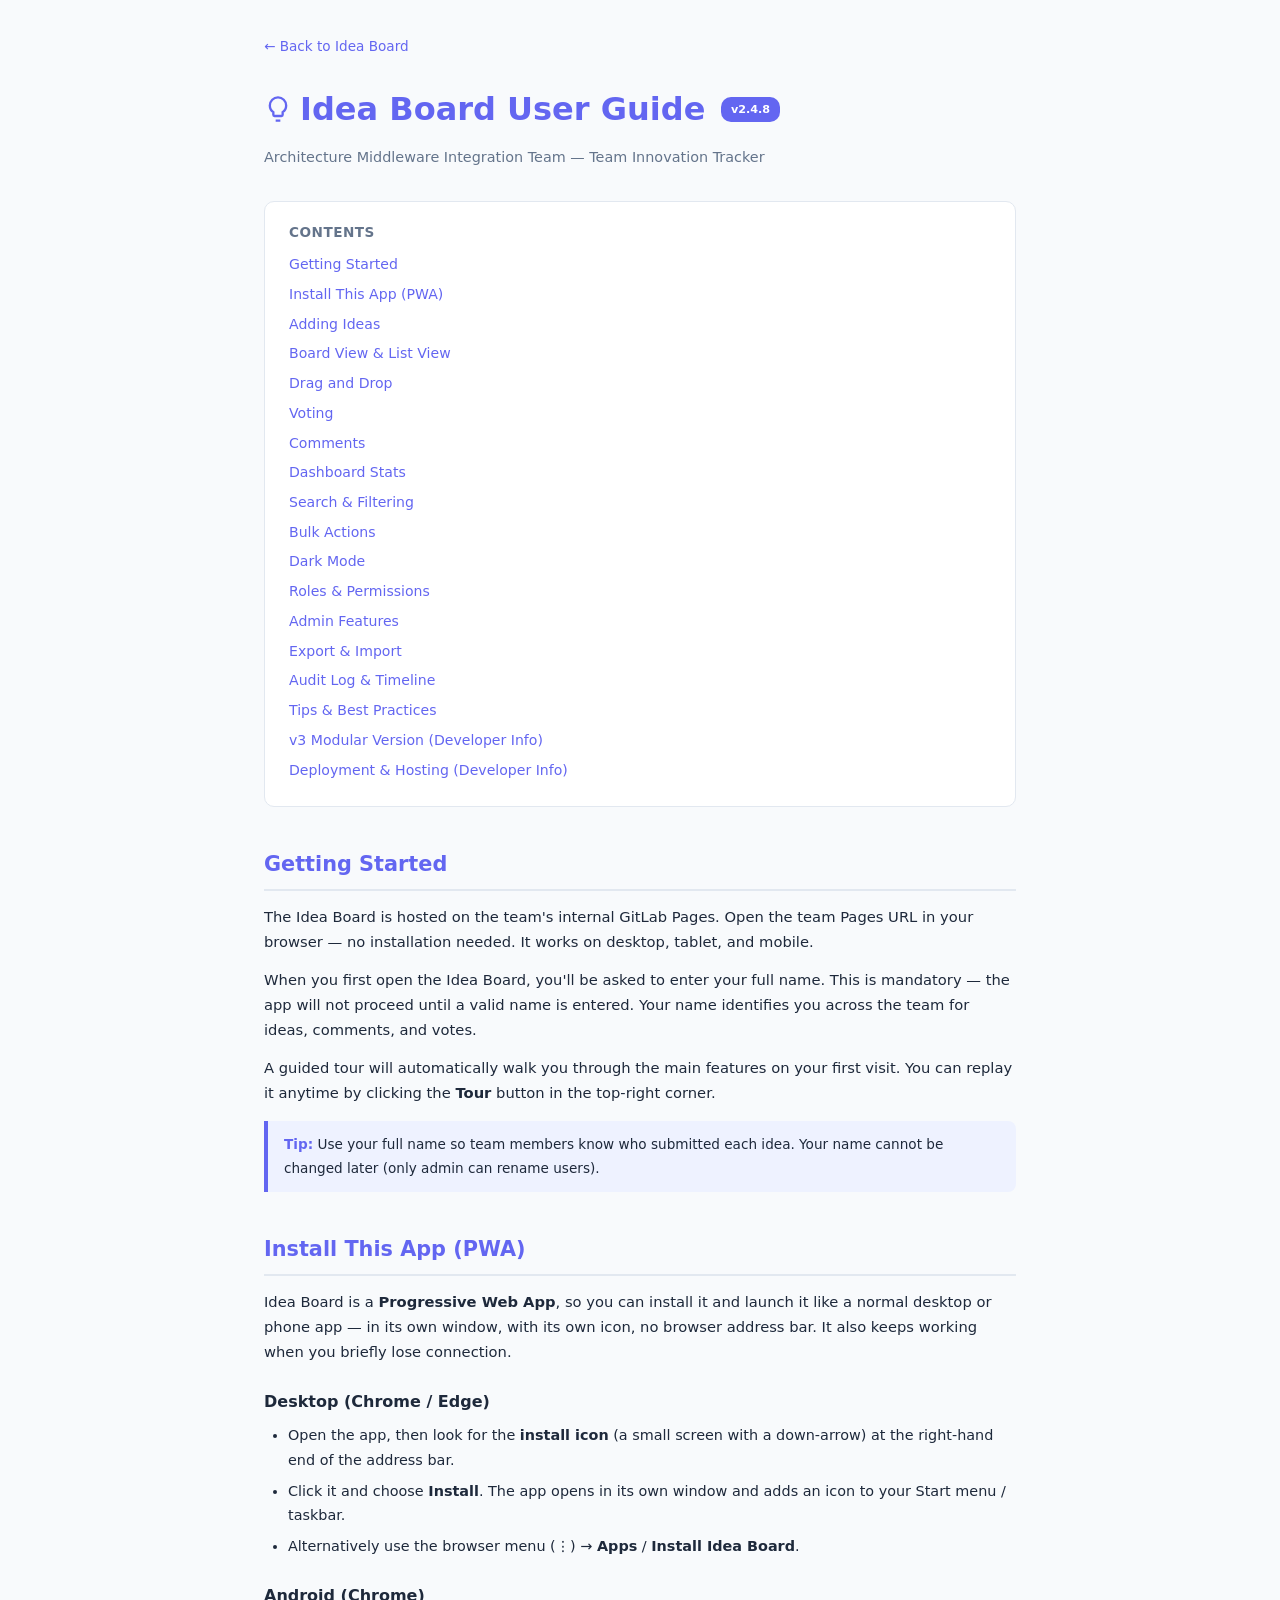
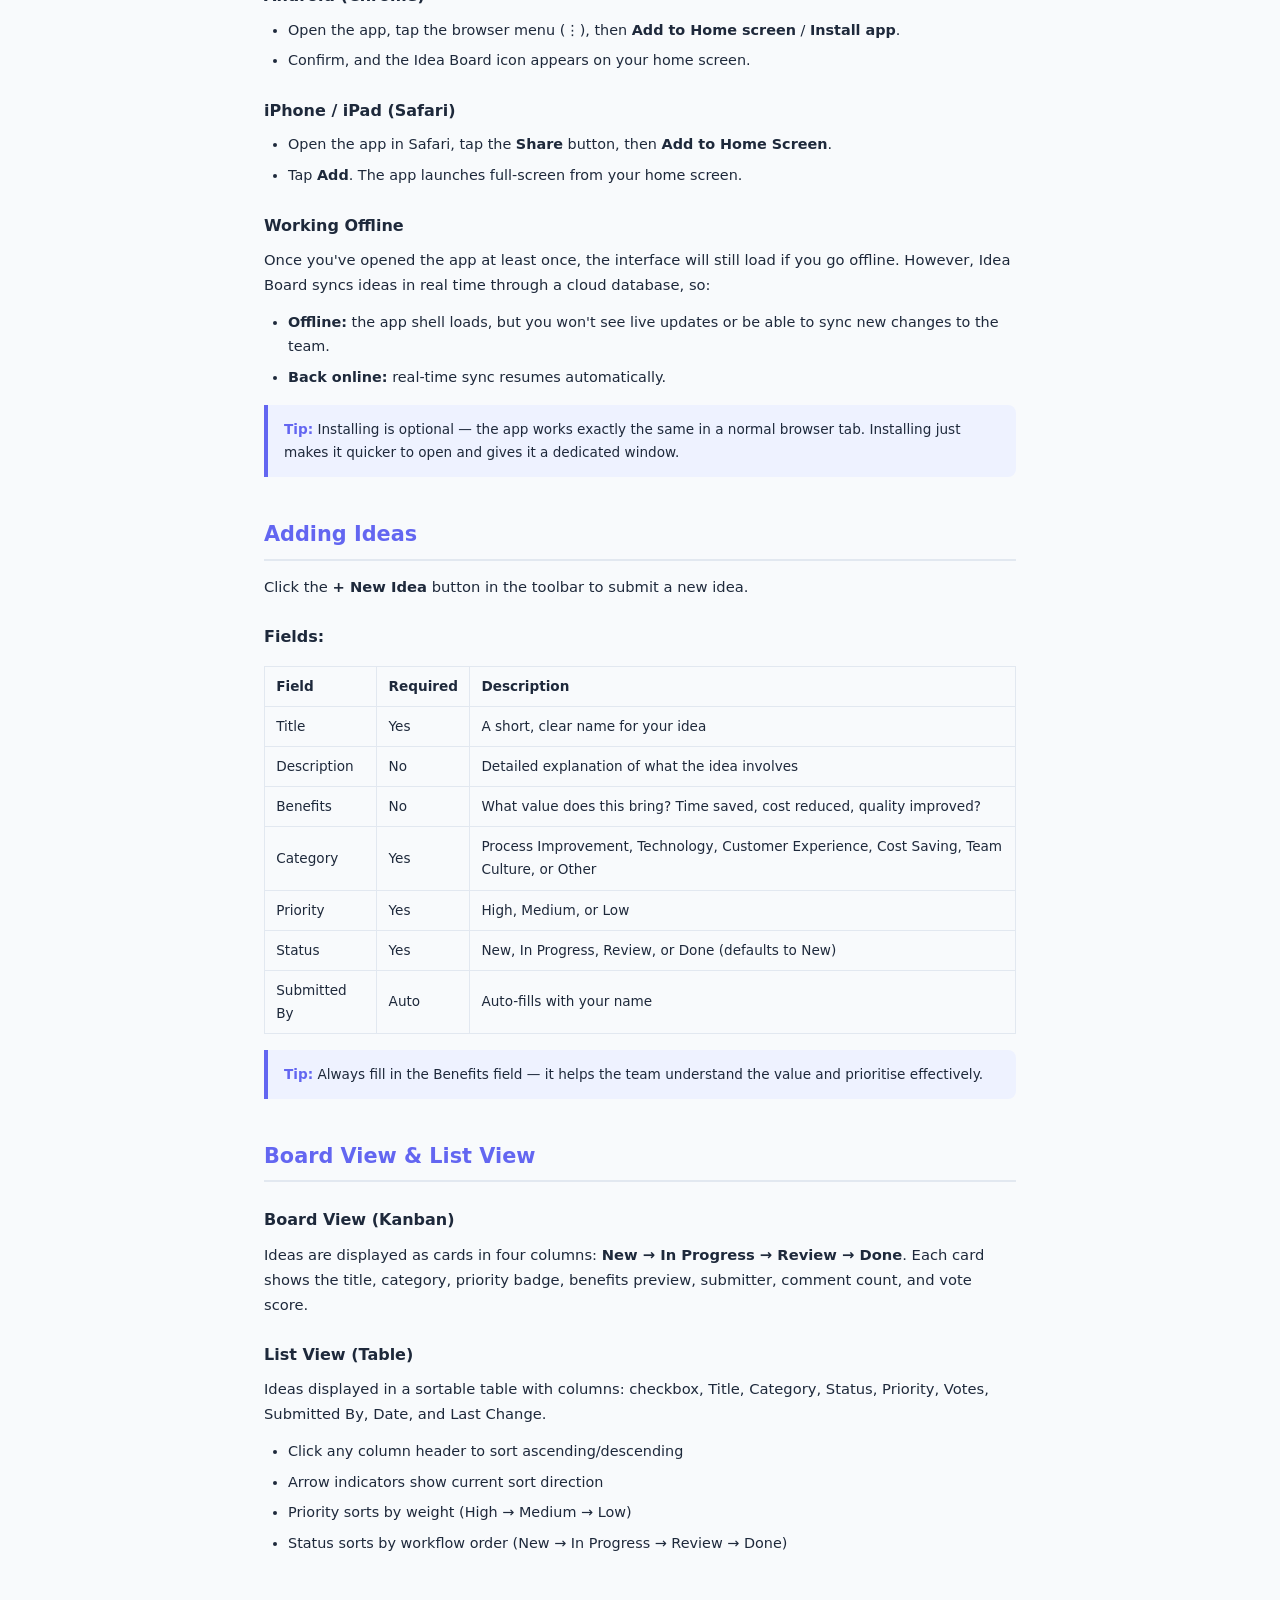
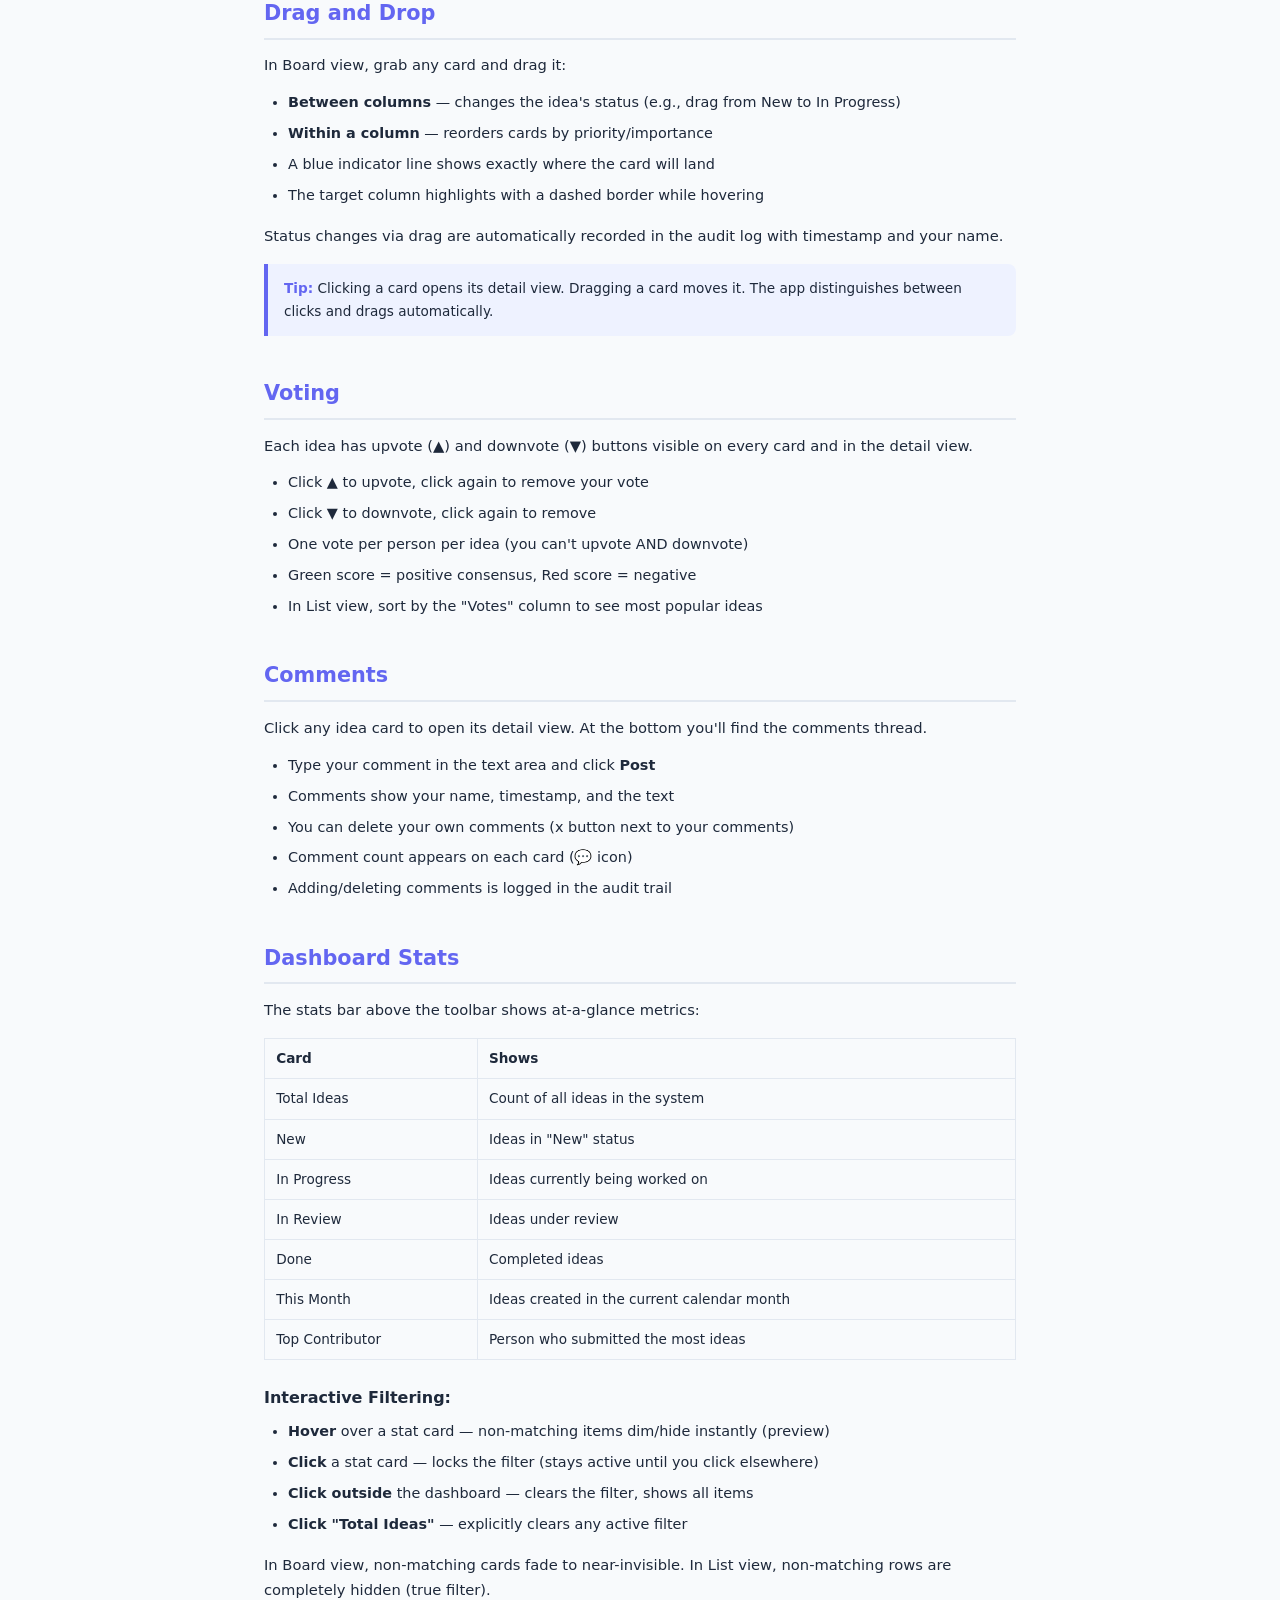
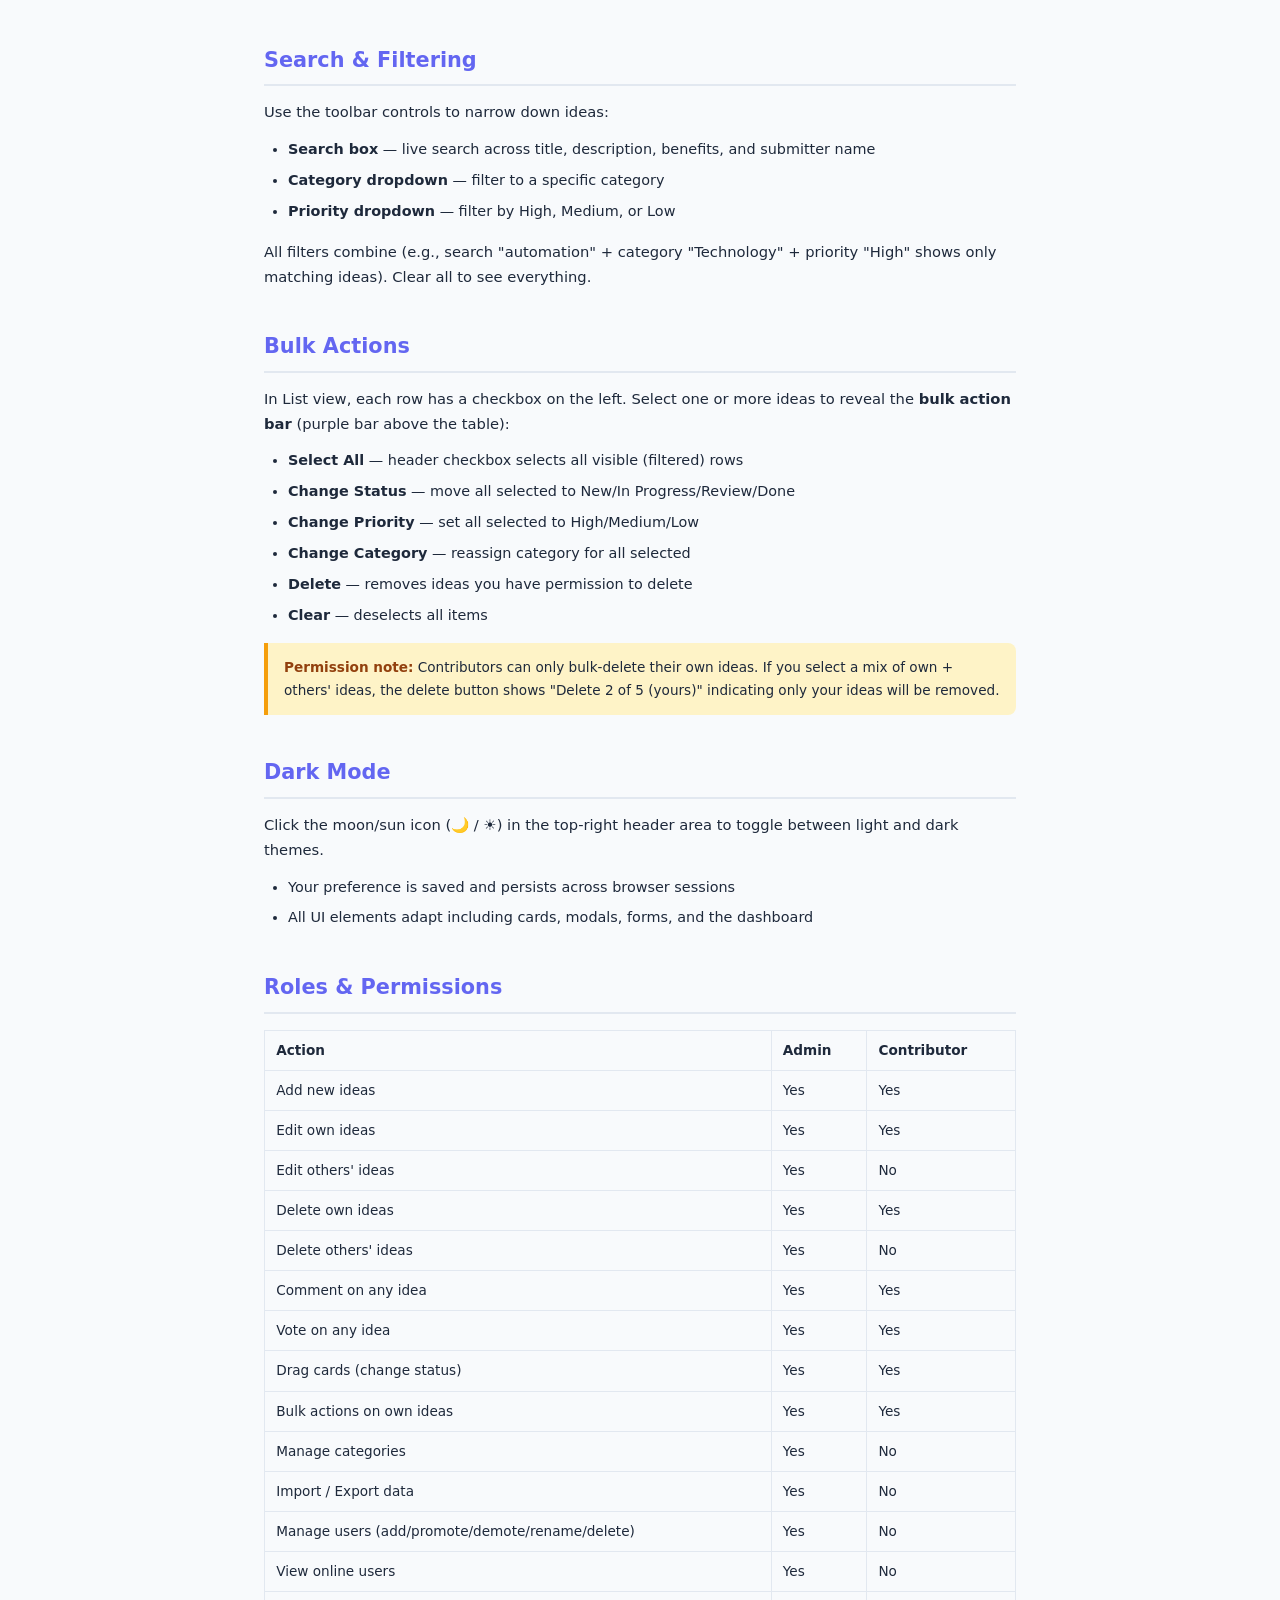
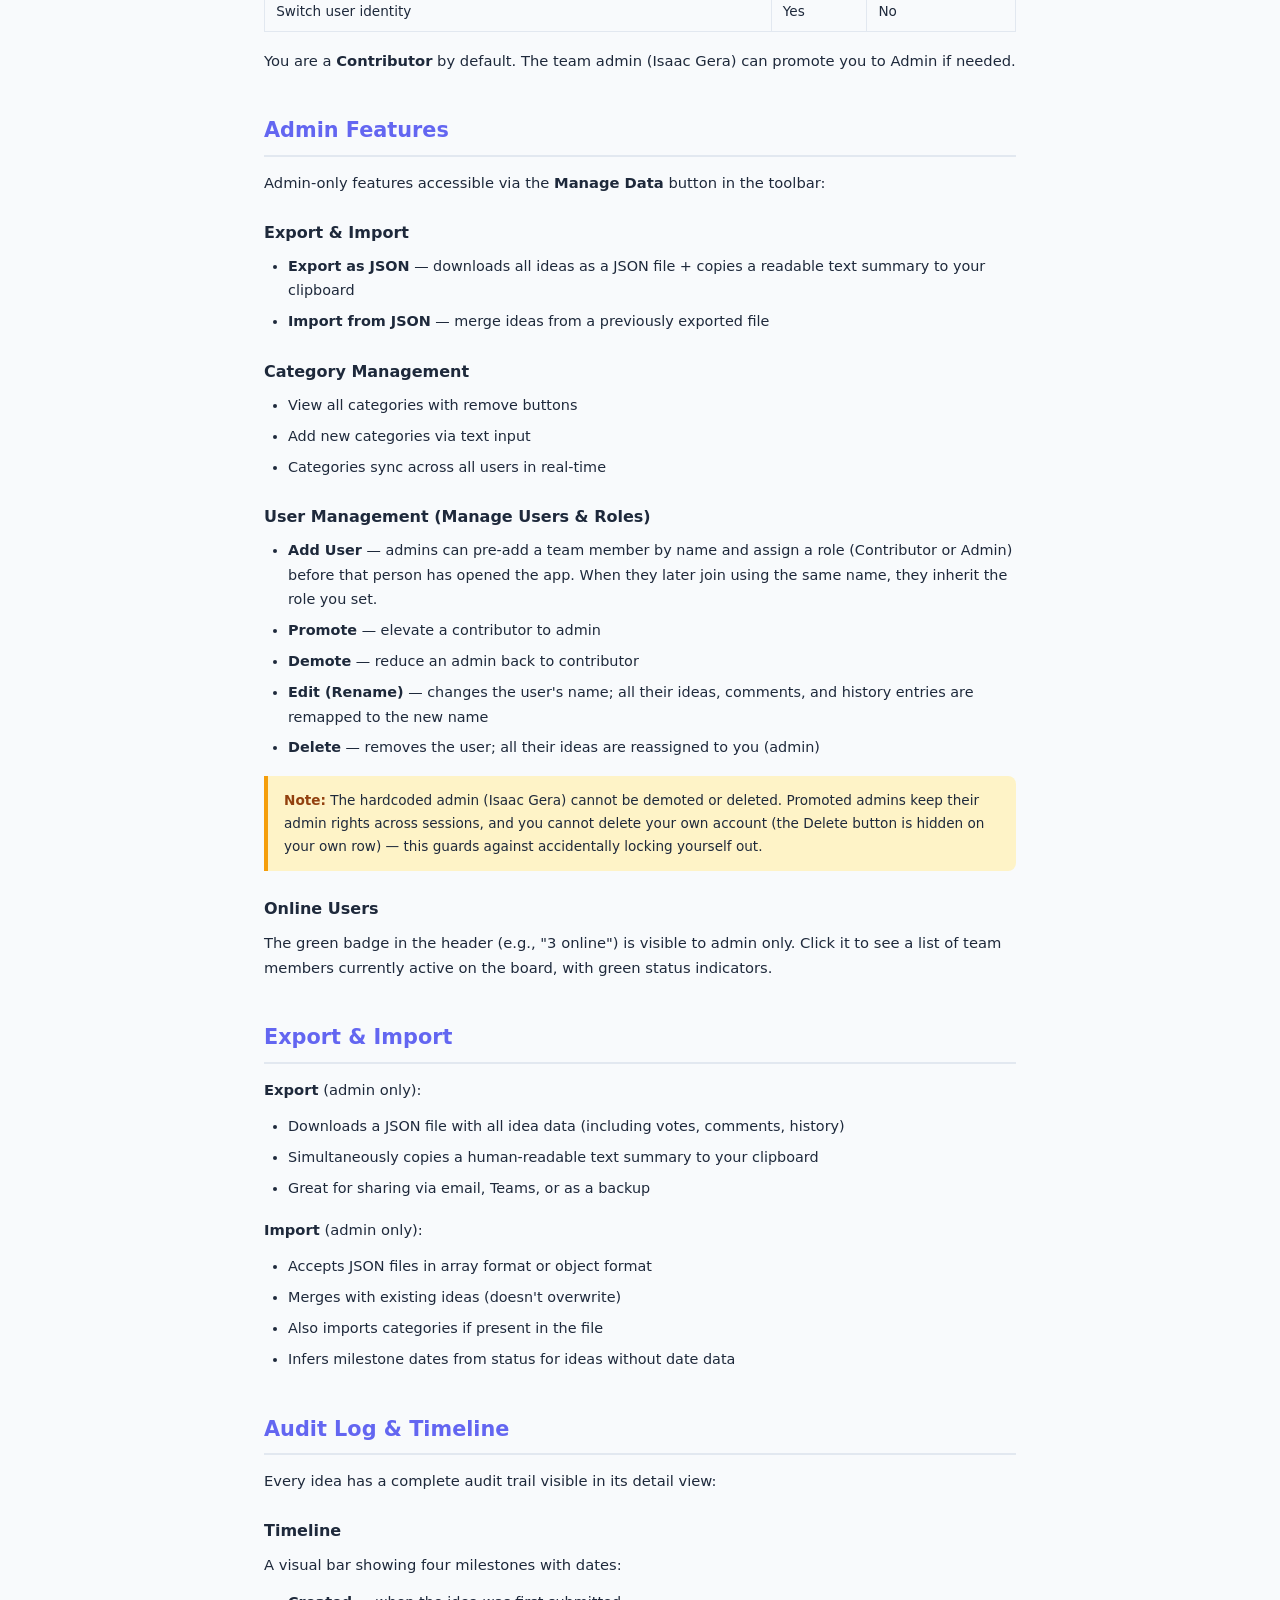
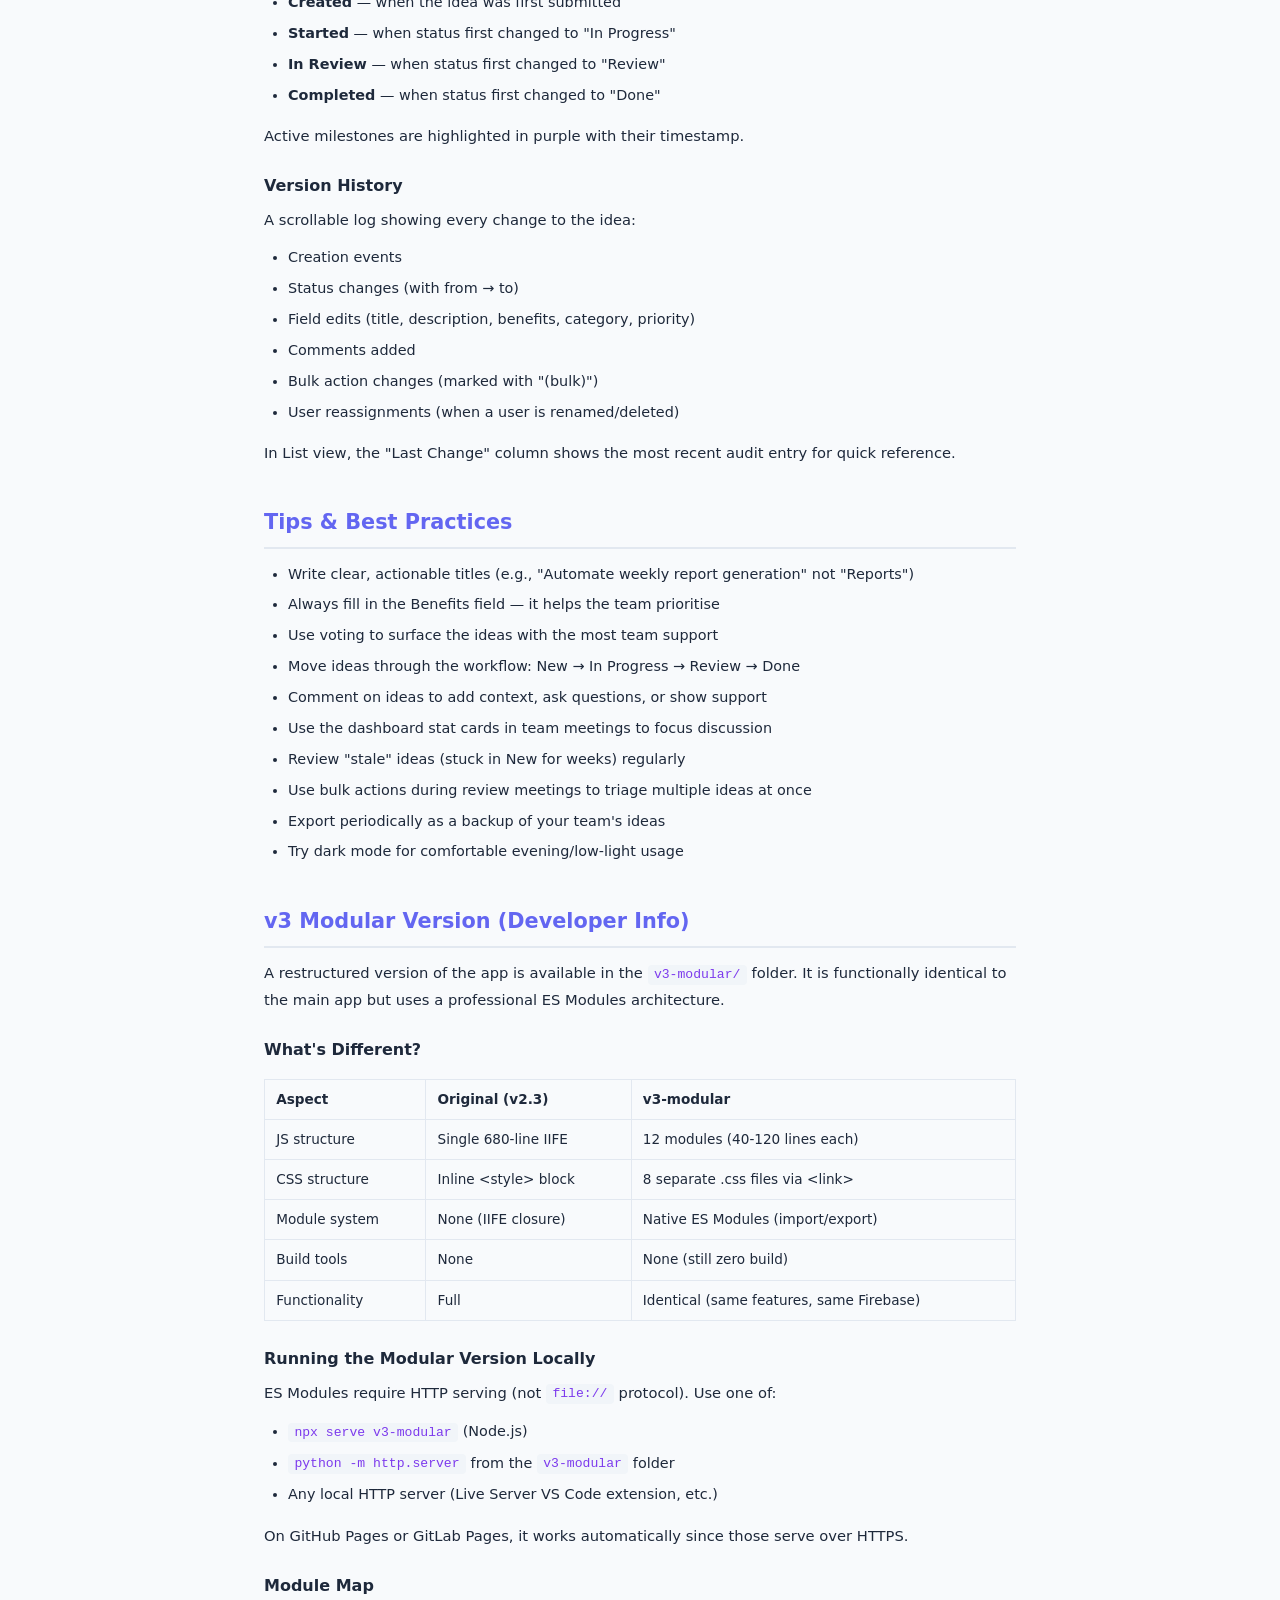
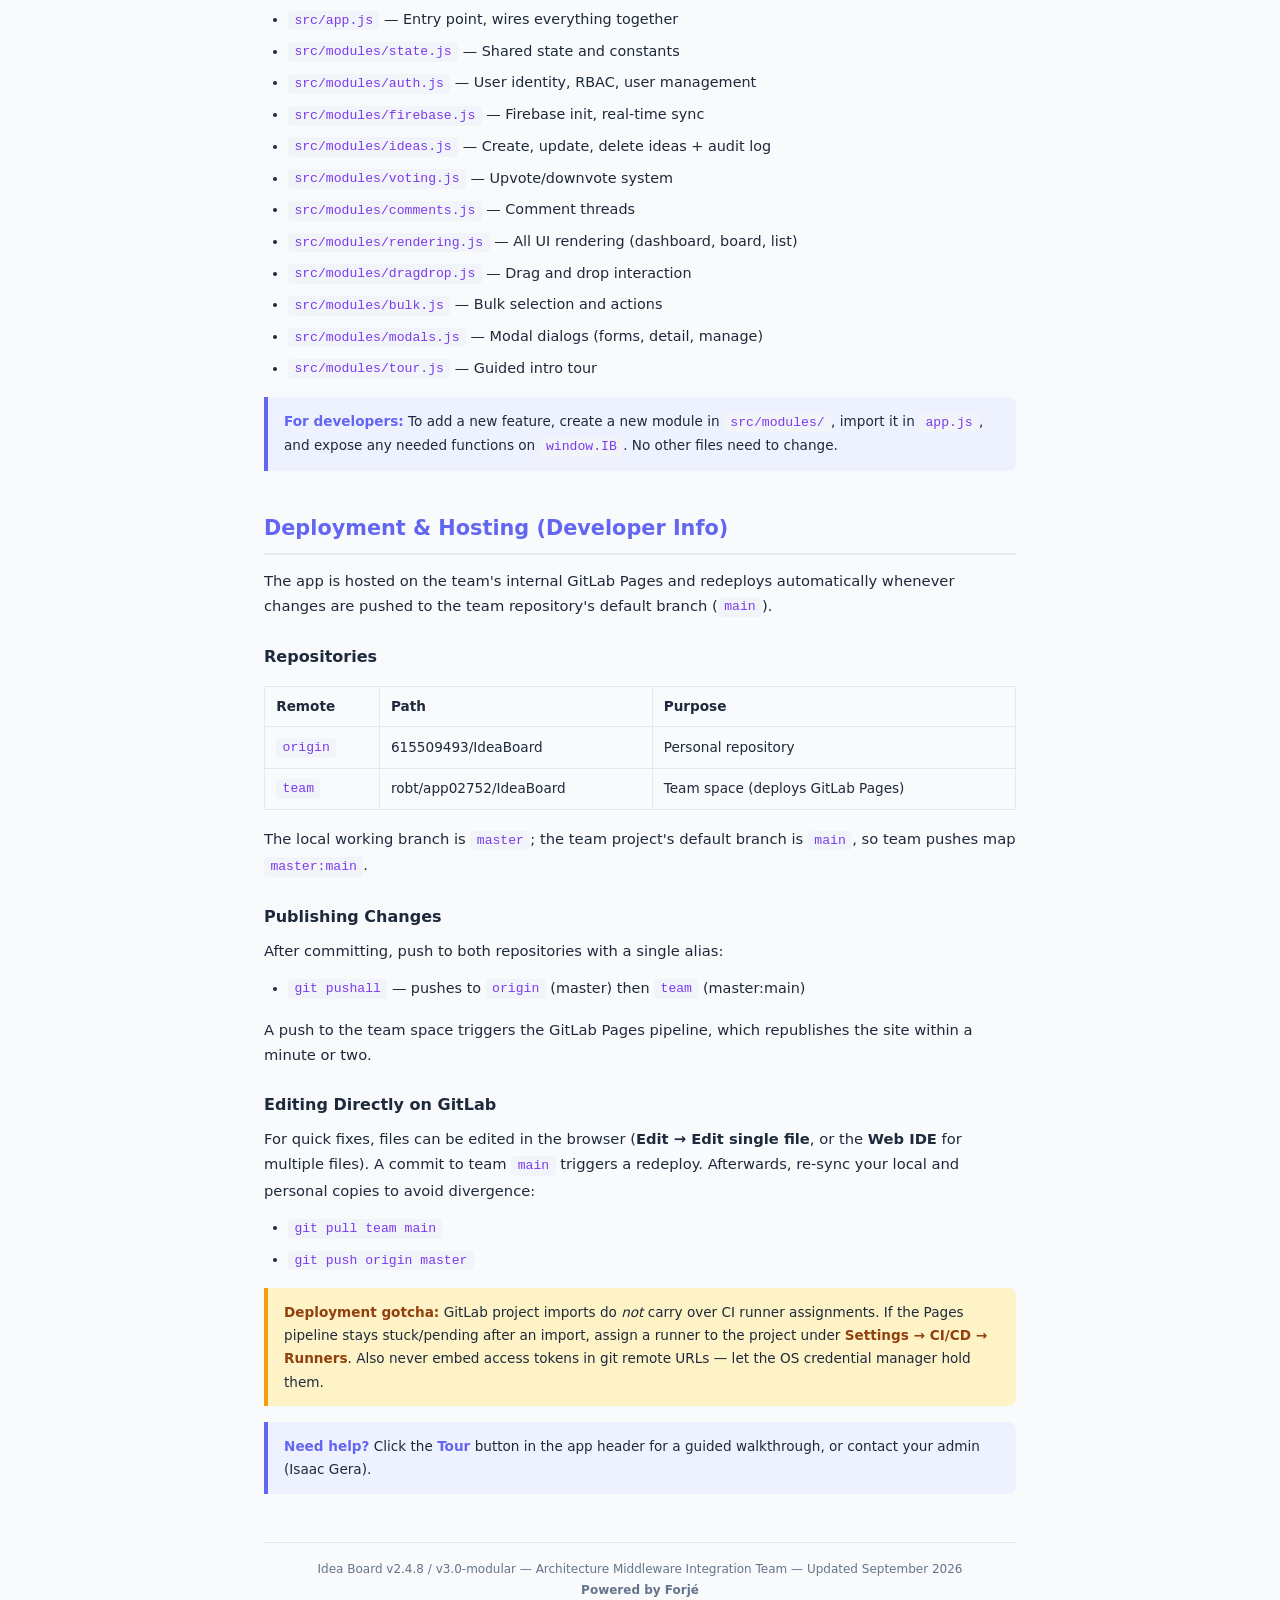
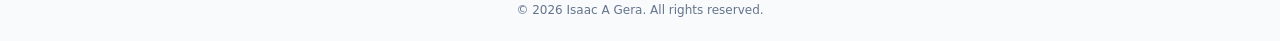
<file: prototypes/a11y-ux/userguide.html>
<!DOCTYPE html>
<html lang="en">
<head>
<meta charset="UTF-8">
<meta name="viewport" content="width=device-width,initial-scale=1.0">
<title>Idea Board - User Guide</title>
<style>
:root { --primary: #6366f1; --text: #1e293b; --text-light: #64748b; --bg: #f8fafc; --surface: #fff; --border: #e2e8f0; }
* { box-sizing: border-box; margin: 0; padding: 0; }
body { font-family: system-ui, -apple-system, 'Segoe UI', sans-serif; background: var(--bg); color: var(--text); line-height: 1.7; }
.guide { max-width: 800px; margin: 0 auto; padding: 2rem 1.5rem; }
h1 { font-size: 2rem; color: var(--primary); margin-bottom: .5rem; display: flex; align-items: center; gap: .5rem; }
h1 svg { stroke: var(--primary); }
.subtitle { color: var(--text-light); font-size: .9rem; margin-bottom: 2rem; }
h2 { font-size: 1.3rem; color: var(--primary); margin-top: 2.5rem; margin-bottom: .8rem; padding-bottom: .4rem; border-bottom: 2px solid var(--border); }
h3 { font-size: 1rem; color: var(--text); margin-top: 1.5rem; margin-bottom: .5rem; }
p { margin-bottom: .8rem; font-size: .92rem; }
ul, ol { margin: .5rem 0 1rem 1.5rem; font-size: .9rem; }
li { margin-bottom: .4rem; }
code { background: #f1f5f9; padding: .15rem .4rem; border-radius: 4px; font-size: .82rem; color: #7c3aed; }
.tip { background: #eef2ff; border-left: 4px solid var(--primary); padding: .8rem 1rem; border-radius: 0 8px 8px 0; margin: 1rem 0; font-size: .85rem; }
.tip strong { color: var(--primary); }
.warning { background: #fef3c7; border-left: 4px solid #f59e0b; padding: .8rem 1rem; border-radius: 0 8px 8px 0; margin: 1rem 0; font-size: .85rem; }
.warning strong { color: #92400e; }
table { width: 100%; border-collapse: collapse; margin: 1rem 0; font-size: .85rem; }
th, td { border: 1px solid var(--border); padding: .5rem .7rem; text-align: left; }
th { background: #f8fafc; font-weight: 600; }
.back-link { display: inline-block; margin-bottom: 1.5rem; color: var(--primary); text-decoration: none; font-size: .85rem; }
.back-link:hover { text-decoration: underline; }
.toc { background: var(--surface); border: 1px solid var(--border); border-radius: 10px; padding: 1.2rem 1.5rem; margin-bottom: 2rem; }
.toc h3 { margin-top: 0; color: var(--text-light); font-size: .85rem; text-transform: uppercase; letter-spacing: .5px; }
.toc ul { list-style: none; margin: .5rem 0 0 0; }
.toc li { margin-bottom: .3rem; }
.toc a { color: var(--primary); text-decoration: none; font-size: .88rem; }
.toc a:hover { text-decoration: underline; }
.version-badge { display: inline-block; background: var(--primary); color: #fff; padding: .2rem .6rem; border-radius: 10px; font-size: .7rem; font-weight: 600; margin-left: .5rem; }
@media (max-width: 640px) { .guide { padding: 1rem; } h1 { font-size: 1.5rem; } }
@media print { .back-link { display: none; } body { background: #fff; } }
</style>
</head>
<body>
<div class="guide">
  <a class="back-link" href="ideaboard.html">&larr; Back to Idea Board</a>

  <h1>
    <svg width="28" height="28" viewBox="0 0 24 24" fill="none" stroke="currentColor" stroke-width="2"><path d="M9 18h6M10 22h4M12 2a7 7 0 0 1 7 7c0 2.4-1.2 4.5-3 5.7V17a1 1 0 0 1-1 1h-6a1 1 0 0 1-1-1v-2.3C6.2 13.5 5 11.4 5 9a7 7 0 0 1 7-7z"/></svg>
    Idea Board User Guide
    <span class="version-badge">v2.4.8</span>
  </h1>
  <p class="subtitle">Architecture Middleware Integration Team — Team Innovation Tracker</p>

  <div class="toc">
    <h3>Contents</h3>
    <ul>
      <li><a href="#getting-started">Getting Started</a></li>
      <li><a href="#install">Install This App (PWA)</a></li>
      <li><a href="#adding-ideas">Adding Ideas</a></li>
      <li><a href="#views">Board View & List View</a></li>
      <li><a href="#drag-drop">Drag and Drop</a></li>
      <li><a href="#voting">Voting</a></li>
      <li><a href="#comments">Comments</a></li>
      <li><a href="#dashboard">Dashboard Stats</a></li>
      <li><a href="#filtering">Search & Filtering</a></li>
      <li><a href="#bulk-actions">Bulk Actions</a></li>
      <li><a href="#dark-mode">Dark Mode</a></li>
      <li><a href="#roles">Roles & Permissions</a></li>
      <li><a href="#admin">Admin Features</a></li>
      <li><a href="#export-import">Export & Import</a></li>
      <li><a href="#audit">Audit Log & Timeline</a></li>
      <li><a href="#tips">Tips & Best Practices</a></li>
      <li><a href="#modular">v3 Modular Version (Developer Info)</a></li>
      <li><a href="#deployment">Deployment & Hosting (Developer Info)</a></li>
    </ul>
  </div>

  <h2 id="getting-started">Getting Started</h2>
  <p>The Idea Board is hosted on the team's internal GitLab Pages. Open the team Pages URL in your browser — no installation needed. It works on desktop, tablet, and mobile.</p>
  <p>When you first open the Idea Board, you'll be asked to enter your full name. This is mandatory — the app will not proceed until a valid name is entered. Your name identifies you across the team for ideas, comments, and votes.</p>
  <p>A guided tour will automatically walk you through the main features on your first visit. You can replay it anytime by clicking the <strong>Tour</strong> button in the top-right corner.</p>
  <div class="tip"><strong>Tip:</strong> Use your full name so team members know who submitted each idea. Your name cannot be changed later (only admin can rename users).</div>

  <h2 id="install">Install This App (PWA)</h2>
  <p>Idea Board is a <strong>Progressive Web App</strong>, so you can install it and launch it like a normal desktop or phone app — in its own window, with its own icon, no browser address bar. It also keeps working when you briefly lose connection.</p>

  <h3>Desktop (Chrome / Edge)</h3>
  <ul>
    <li>Open the app, then look for the <strong>install icon</strong> (a small screen with a down-arrow) at the right-hand end of the address bar.</li>
    <li>Click it and choose <strong>Install</strong>. The app opens in its own window and adds an icon to your Start menu / taskbar.</li>
    <li>Alternatively use the browser menu (&#8942;) &rarr; <strong>Apps</strong> / <strong>Install Idea Board</strong>.</li>
  </ul>

  <h3>Android (Chrome)</h3>
  <ul>
    <li>Open the app, tap the browser menu (&#8942;), then <strong>Add to Home screen</strong> / <strong>Install app</strong>.</li>
    <li>Confirm, and the Idea Board icon appears on your home screen.</li>
  </ul>

  <h3>iPhone / iPad (Safari)</h3>
  <ul>
    <li>Open the app in Safari, tap the <strong>Share</strong> button, then <strong>Add to Home Screen</strong>.</li>
    <li>Tap <strong>Add</strong>. The app launches full-screen from your home screen.</li>
  </ul>

  <h3>Working Offline</h3>
  <p>Once you've opened the app at least once, the interface will still load if you go offline. However, Idea Board syncs ideas in real time through a cloud database, so:</p>
  <ul>
    <li><strong>Offline:</strong> the app shell loads, but you won't see live updates or be able to sync new changes to the team.</li>
    <li><strong>Back online:</strong> real-time sync resumes automatically.</li>
  </ul>
  <div class="tip"><strong>Tip:</strong> Installing is optional — the app works exactly the same in a normal browser tab. Installing just makes it quicker to open and gives it a dedicated window.</div>

  <h2 id="adding-ideas">Adding Ideas</h2>
  <p>Click the <strong>+ New Idea</strong> button in the toolbar to submit a new idea.</p>
  <h3>Fields:</h3>
  <table>
    <tr><th>Field</th><th>Required</th><th>Description</th></tr>
    <tr><td>Title</td><td>Yes</td><td>A short, clear name for your idea</td></tr>
    <tr><td>Description</td><td>No</td><td>Detailed explanation of what the idea involves</td></tr>
    <tr><td>Benefits</td><td>No</td><td>What value does this bring? Time saved, cost reduced, quality improved?</td></tr>
    <tr><td>Category</td><td>Yes</td><td>Process Improvement, Technology, Customer Experience, Cost Saving, Team Culture, or Other</td></tr>
    <tr><td>Priority</td><td>Yes</td><td>High, Medium, or Low</td></tr>
    <tr><td>Status</td><td>Yes</td><td>New, In Progress, Review, or Done (defaults to New)</td></tr>
    <tr><td>Submitted By</td><td>Auto</td><td>Auto-fills with your name</td></tr>
  </table>
  <div class="tip"><strong>Tip:</strong> Always fill in the Benefits field — it helps the team understand the value and prioritise effectively.</div>

  <h2 id="views">Board View & List View</h2>
  <h3>Board View (Kanban)</h3>
  <p>Ideas are displayed as cards in four columns: <strong>New → In Progress → Review → Done</strong>. Each card shows the title, category, priority badge, benefits preview, submitter, comment count, and vote score.</p>

  <h3>List View (Table)</h3>
  <p>Ideas displayed in a sortable table with columns: checkbox, Title, Category, Status, Priority, Votes, Submitted By, Date, and Last Change.</p>
  <ul>
    <li>Click any column header to sort ascending/descending</li>
    <li>Arrow indicators show current sort direction</li>
    <li>Priority sorts by weight (High → Medium → Low)</li>
    <li>Status sorts by workflow order (New → In Progress → Review → Done)</li>
  </ul>

  <h2 id="drag-drop">Drag and Drop</h2>
  <p>In Board view, grab any card and drag it:</p>
  <ul>
    <li><strong>Between columns</strong> — changes the idea's status (e.g., drag from New to In Progress)</li>
    <li><strong>Within a column</strong> — reorders cards by priority/importance</li>
    <li>A blue indicator line shows exactly where the card will land</li>
    <li>The target column highlights with a dashed border while hovering</li>
  </ul>
  <p>Status changes via drag are automatically recorded in the audit log with timestamp and your name.</p>
  <div class="tip"><strong>Tip:</strong> Clicking a card opens its detail view. Dragging a card moves it. The app distinguishes between clicks and drags automatically.</div>

  <h2 id="voting">Voting</h2>
  <p>Each idea has upvote (&#9650;) and downvote (&#9660;) buttons visible on every card and in the detail view.</p>
  <ul>
    <li>Click &#9650; to upvote, click again to remove your vote</li>
    <li>Click &#9660; to downvote, click again to remove</li>
    <li>One vote per person per idea (you can't upvote AND downvote)</li>
    <li>Green score = positive consensus, Red score = negative</li>
    <li>In List view, sort by the "Votes" column to see most popular ideas</li>
  </ul>

  <h2 id="comments">Comments</h2>
  <p>Click any idea card to open its detail view. At the bottom you'll find the comments thread.</p>
  <ul>
    <li>Type your comment in the text area and click <strong>Post</strong></li>
    <li>Comments show your name, timestamp, and the text</li>
    <li>You can delete your own comments (x button next to your comments)</li>
    <li>Comment count appears on each card (&#128172; icon)</li>
    <li>Adding/deleting comments is logged in the audit trail</li>
  </ul>

  <h2 id="dashboard">Dashboard Stats</h2>
  <p>The stats bar above the toolbar shows at-a-glance metrics:</p>
  <table>
    <tr><th>Card</th><th>Shows</th></tr>
    <tr><td>Total Ideas</td><td>Count of all ideas in the system</td></tr>
    <tr><td>New</td><td>Ideas in "New" status</td></tr>
    <tr><td>In Progress</td><td>Ideas currently being worked on</td></tr>
    <tr><td>In Review</td><td>Ideas under review</td></tr>
    <tr><td>Done</td><td>Completed ideas</td></tr>
    <tr><td>This Month</td><td>Ideas created in the current calendar month</td></tr>
    <tr><td>Top Contributor</td><td>Person who submitted the most ideas</td></tr>
  </table>

  <h3>Interactive Filtering:</h3>
  <ul>
    <li><strong>Hover</strong> over a stat card — non-matching items dim/hide instantly (preview)</li>
    <li><strong>Click</strong> a stat card — locks the filter (stays active until you click elsewhere)</li>
    <li><strong>Click outside</strong> the dashboard — clears the filter, shows all items</li>
    <li><strong>Click "Total Ideas"</strong> — explicitly clears any active filter</li>
  </ul>
  <p>In Board view, non-matching cards fade to near-invisible. In List view, non-matching rows are completely hidden (true filter).</p>

  <h2 id="filtering">Search & Filtering</h2>
  <p>Use the toolbar controls to narrow down ideas:</p>
  <ul>
    <li><strong>Search box</strong> — live search across title, description, benefits, and submitter name</li>
    <li><strong>Category dropdown</strong> — filter to a specific category</li>
    <li><strong>Priority dropdown</strong> — filter by High, Medium, or Low</li>
  </ul>
  <p>All filters combine (e.g., search "automation" + category "Technology" + priority "High" shows only matching ideas). Clear all to see everything.</p>

  <h2 id="bulk-actions">Bulk Actions</h2>
  <p>In List view, each row has a checkbox on the left. Select one or more ideas to reveal the <strong>bulk action bar</strong> (purple bar above the table):</p>
  <ul>
    <li><strong>Select All</strong> — header checkbox selects all visible (filtered) rows</li>
    <li><strong>Change Status</strong> — move all selected to New/In Progress/Review/Done</li>
    <li><strong>Change Priority</strong> — set all selected to High/Medium/Low</li>
    <li><strong>Change Category</strong> — reassign category for all selected</li>
    <li><strong>Delete</strong> — removes ideas you have permission to delete</li>
    <li><strong>Clear</strong> — deselects all items</li>
  </ul>
  <div class="warning"><strong>Permission note:</strong> Contributors can only bulk-delete their own ideas. If you select a mix of own + others' ideas, the delete button shows "Delete 2 of 5 (yours)" indicating only your ideas will be removed.</div>

  <h2 id="dark-mode">Dark Mode</h2>
  <p>Click the moon/sun icon (&#127769; / &#9728;&#65039;) in the top-right header area to toggle between light and dark themes.</p>
  <ul>
    <li>Your preference is saved and persists across browser sessions</li>
    <li>All UI elements adapt including cards, modals, forms, and the dashboard</li>
  </ul>

  <h2 id="roles">Roles & Permissions</h2>
  <table>
    <tr><th>Action</th><th>Admin</th><th>Contributor</th></tr>
    <tr><td>Add new ideas</td><td>Yes</td><td>Yes</td></tr>
    <tr><td>Edit own ideas</td><td>Yes</td><td>Yes</td></tr>
    <tr><td>Edit others' ideas</td><td>Yes</td><td>No</td></tr>
    <tr><td>Delete own ideas</td><td>Yes</td><td>Yes</td></tr>
    <tr><td>Delete others' ideas</td><td>Yes</td><td>No</td></tr>
    <tr><td>Comment on any idea</td><td>Yes</td><td>Yes</td></tr>
    <tr><td>Vote on any idea</td><td>Yes</td><td>Yes</td></tr>
    <tr><td>Drag cards (change status)</td><td>Yes</td><td>Yes</td></tr>
    <tr><td>Bulk actions on own ideas</td><td>Yes</td><td>Yes</td></tr>
    <tr><td>Manage categories</td><td>Yes</td><td>No</td></tr>
    <tr><td>Import / Export data</td><td>Yes</td><td>No</td></tr>
    <tr><td>Manage users (add/promote/demote/rename/delete)</td><td>Yes</td><td>No</td></tr>
    <tr><td>View online users</td><td>Yes</td><td>No</td></tr>
    <tr><td>Switch user identity</td><td>Yes</td><td>No</td></tr>
  </table>
  <p>You are a <strong>Contributor</strong> by default. The team admin (Isaac Gera) can promote you to Admin if needed.</p>

  <h2 id="admin">Admin Features</h2>
  <p>Admin-only features accessible via the <strong>Manage Data</strong> button in the toolbar:</p>

  <h3>Export & Import</h3>
  <ul>
    <li><strong>Export as JSON</strong> — downloads all ideas as a JSON file + copies a readable text summary to your clipboard</li>
    <li><strong>Import from JSON</strong> — merge ideas from a previously exported file</li>
  </ul>

  <h3>Category Management</h3>
  <ul>
    <li>View all categories with remove buttons</li>
    <li>Add new categories via text input</li>
    <li>Categories sync across all users in real-time</li>
  </ul>

  <h3>User Management (Manage Users & Roles)</h3>
  <ul>
    <li><strong>Add User</strong> — admins can pre-add a team member by name and assign a role (Contributor or Admin) before that person has opened the app. When they later join using the same name, they inherit the role you set.</li>
    <li><strong>Promote</strong> — elevate a contributor to admin</li>
    <li><strong>Demote</strong> — reduce an admin back to contributor</li>
    <li><strong>Edit (Rename)</strong> — changes the user's name; all their ideas, comments, and history entries are remapped to the new name</li>
    <li><strong>Delete</strong> — removes the user; all their ideas are reassigned to you (admin)</li>
  </ul>
  <div class="warning"><strong>Note:</strong> The hardcoded admin (Isaac Gera) cannot be demoted or deleted. Promoted admins keep their admin rights across sessions, and you cannot delete your own account (the Delete button is hidden on your own row) — this guards against accidentally locking yourself out.</div>

  <h3>Online Users</h3>
  <p>The green badge in the header (e.g., "3 online") is visible to admin only. Click it to see a list of team members currently active on the board, with green status indicators.</p>

  <h2 id="export-import">Export & Import</h2>
  <p><strong>Export</strong> (admin only):</p>
  <ul>
    <li>Downloads a JSON file with all idea data (including votes, comments, history)</li>
    <li>Simultaneously copies a human-readable text summary to your clipboard</li>
    <li>Great for sharing via email, Teams, or as a backup</li>
  </ul>
  <p><strong>Import</strong> (admin only):</p>
  <ul>
    <li>Accepts JSON files in array format or object format</li>
    <li>Merges with existing ideas (doesn't overwrite)</li>
    <li>Also imports categories if present in the file</li>
    <li>Infers milestone dates from status for ideas without date data</li>
  </ul>

  <h2 id="audit">Audit Log & Timeline</h2>
  <p>Every idea has a complete audit trail visible in its detail view:</p>

  <h3>Timeline</h3>
  <p>A visual bar showing four milestones with dates:</p>
  <ul>
    <li><strong>Created</strong> — when the idea was first submitted</li>
    <li><strong>Started</strong> — when status first changed to "In Progress"</li>
    <li><strong>In Review</strong> — when status first changed to "Review"</li>
    <li><strong>Completed</strong> — when status first changed to "Done"</li>
  </ul>
  <p>Active milestones are highlighted in purple with their timestamp.</p>

  <h3>Version History</h3>
  <p>A scrollable log showing every change to the idea:</p>
  <ul>
    <li>Creation events</li>
    <li>Status changes (with from → to)</li>
    <li>Field edits (title, description, benefits, category, priority)</li>
    <li>Comments added</li>
    <li>Bulk action changes (marked with "(bulk)")</li>
    <li>User reassignments (when a user is renamed/deleted)</li>
  </ul>
  <p>In List view, the "Last Change" column shows the most recent audit entry for quick reference.</p>

  <h2 id="tips">Tips & Best Practices</h2>
  <ul>
    <li>Write clear, actionable titles (e.g., "Automate weekly report generation" not "Reports")</li>
    <li>Always fill in the Benefits field — it helps the team prioritise</li>
    <li>Use voting to surface the ideas with the most team support</li>
    <li>Move ideas through the workflow: New → In Progress → Review → Done</li>
    <li>Comment on ideas to add context, ask questions, or show support</li>
    <li>Use the dashboard stat cards in team meetings to focus discussion</li>
    <li>Review "stale" ideas (stuck in New for weeks) regularly</li>
    <li>Use bulk actions during review meetings to triage multiple ideas at once</li>
    <li>Export periodically as a backup of your team's ideas</li>
    <li>Try dark mode for comfortable evening/low-light usage</li>
  </ul>

  <h2 id="modular">v3 Modular Version (Developer Info)</h2>
  <p>A restructured version of the app is available in the <code>v3-modular/</code> folder. It is functionally identical to the main app but uses a professional ES Modules architecture.</p>

  <h3>What's Different?</h3>
  <table>
    <tr><th>Aspect</th><th>Original (v2.3)</th><th>v3-modular</th></tr>
    <tr><td>JS structure</td><td>Single 680-line IIFE</td><td>12 modules (40-120 lines each)</td></tr>
    <tr><td>CSS structure</td><td>Inline &lt;style&gt; block</td><td>8 separate .css files via &lt;link&gt;</td></tr>
    <tr><td>Module system</td><td>None (IIFE closure)</td><td>Native ES Modules (import/export)</td></tr>
    <tr><td>Build tools</td><td>None</td><td>None (still zero build)</td></tr>
    <tr><td>Functionality</td><td>Full</td><td>Identical (same features, same Firebase)</td></tr>
  </table>

  <h3>Running the Modular Version Locally</h3>
  <p>ES Modules require HTTP serving (not <code>file://</code> protocol). Use one of:</p>
  <ul>
    <li><code>npx serve v3-modular</code> (Node.js)</li>
    <li><code>python -m http.server</code> from the <code>v3-modular</code> folder</li>
    <li>Any local HTTP server (Live Server VS Code extension, etc.)</li>
  </ul>
  <p>On GitHub Pages or GitLab Pages, it works automatically since those serve over HTTPS.</p>

  <h3>Module Map</h3>
  <ul>
    <li><code>src/app.js</code> — Entry point, wires everything together</li>
    <li><code>src/modules/state.js</code> — Shared state and constants</li>
    <li><code>src/modules/auth.js</code> — User identity, RBAC, user management</li>
    <li><code>src/modules/firebase.js</code> — Firebase init, real-time sync</li>
    <li><code>src/modules/ideas.js</code> — Create, update, delete ideas + audit log</li>
    <li><code>src/modules/voting.js</code> — Upvote/downvote system</li>
    <li><code>src/modules/comments.js</code> — Comment threads</li>
    <li><code>src/modules/rendering.js</code> — All UI rendering (dashboard, board, list)</li>
    <li><code>src/modules/dragdrop.js</code> — Drag and drop interaction</li>
    <li><code>src/modules/bulk.js</code> — Bulk selection and actions</li>
    <li><code>src/modules/modals.js</code> — Modal dialogs (forms, detail, manage)</li>
    <li><code>src/modules/tour.js</code> — Guided intro tour</li>
  </ul>
  <div class="tip"><strong>For developers:</strong> To add a new feature, create a new module in <code>src/modules/</code>, import it in <code>app.js</code>, and expose any needed functions on <code>window.IB</code>. No other files need to change.</div>

  <h2 id="deployment">Deployment & Hosting (Developer Info)</h2>
  <p>The app is hosted on the team's internal GitLab Pages and redeploys automatically whenever changes are pushed to the team repository's default branch (<code>main</code>).</p>

  <h3>Repositories</h3>
  <table>
    <tr><th>Remote</th><th>Path</th><th>Purpose</th></tr>
    <tr><td><code>origin</code></td><td>615509493/IdeaBoard</td><td>Personal repository</td></tr>
    <tr><td><code>team</code></td><td>robt/app02752/IdeaBoard</td><td>Team space (deploys GitLab Pages)</td></tr>
  </table>
  <p>The local working branch is <code>master</code>; the team project's default branch is <code>main</code>, so team pushes map <code>master:main</code>.</p>

  <h3>Publishing Changes</h3>
  <p>After committing, push to both repositories with a single alias:</p>
  <ul>
    <li><code>git pushall</code> — pushes to <code>origin</code> (master) then <code>team</code> (master:main)</li>
  </ul>
  <p>A push to the team space triggers the GitLab Pages pipeline, which republishes the site within a minute or two.</p>

  <h3>Editing Directly on GitLab</h3>
  <p>For quick fixes, files can be edited in the browser (<strong>Edit &rarr; Edit single file</strong>, or the <strong>Web IDE</strong> for multiple files). A commit to team <code>main</code> triggers a redeploy. Afterwards, re-sync your local and personal copies to avoid divergence:</p>
  <ul>
    <li><code>git pull team main</code></li>
    <li><code>git push origin master</code></li>
  </ul>

  <div class="warning"><strong>Deployment gotcha:</strong> GitLab project imports do <em>not</em> carry over CI runner assignments. If the Pages pipeline stays stuck/pending after an import, assign a runner to the project under <strong>Settings &rarr; CI/CD &rarr; Runners</strong>. Also never embed access tokens in git remote URLs — let the OS credential manager hold them.</div>

  <div class="tip"><strong>Need help?</strong> Click the <strong>Tour</strong> button in the app header for a guided walkthrough, or contact your admin (Isaac Gera).</div>

  <hr style="margin:3rem 0 1rem;border:none;border-top:1px solid var(--border)">
  <p style="color:var(--text-light);font-size:.75rem;text-align:center">
    Idea Board v2.4.8 / v3.0-modular — Architecture Middleware Integration Team — Updated September 2026<br>
    <strong>Powered by Forjé</strong><br>
    &copy; 2026 Isaac A Gera. All rights reserved.
  </p>
</div>
</body>
</html>
</file>
